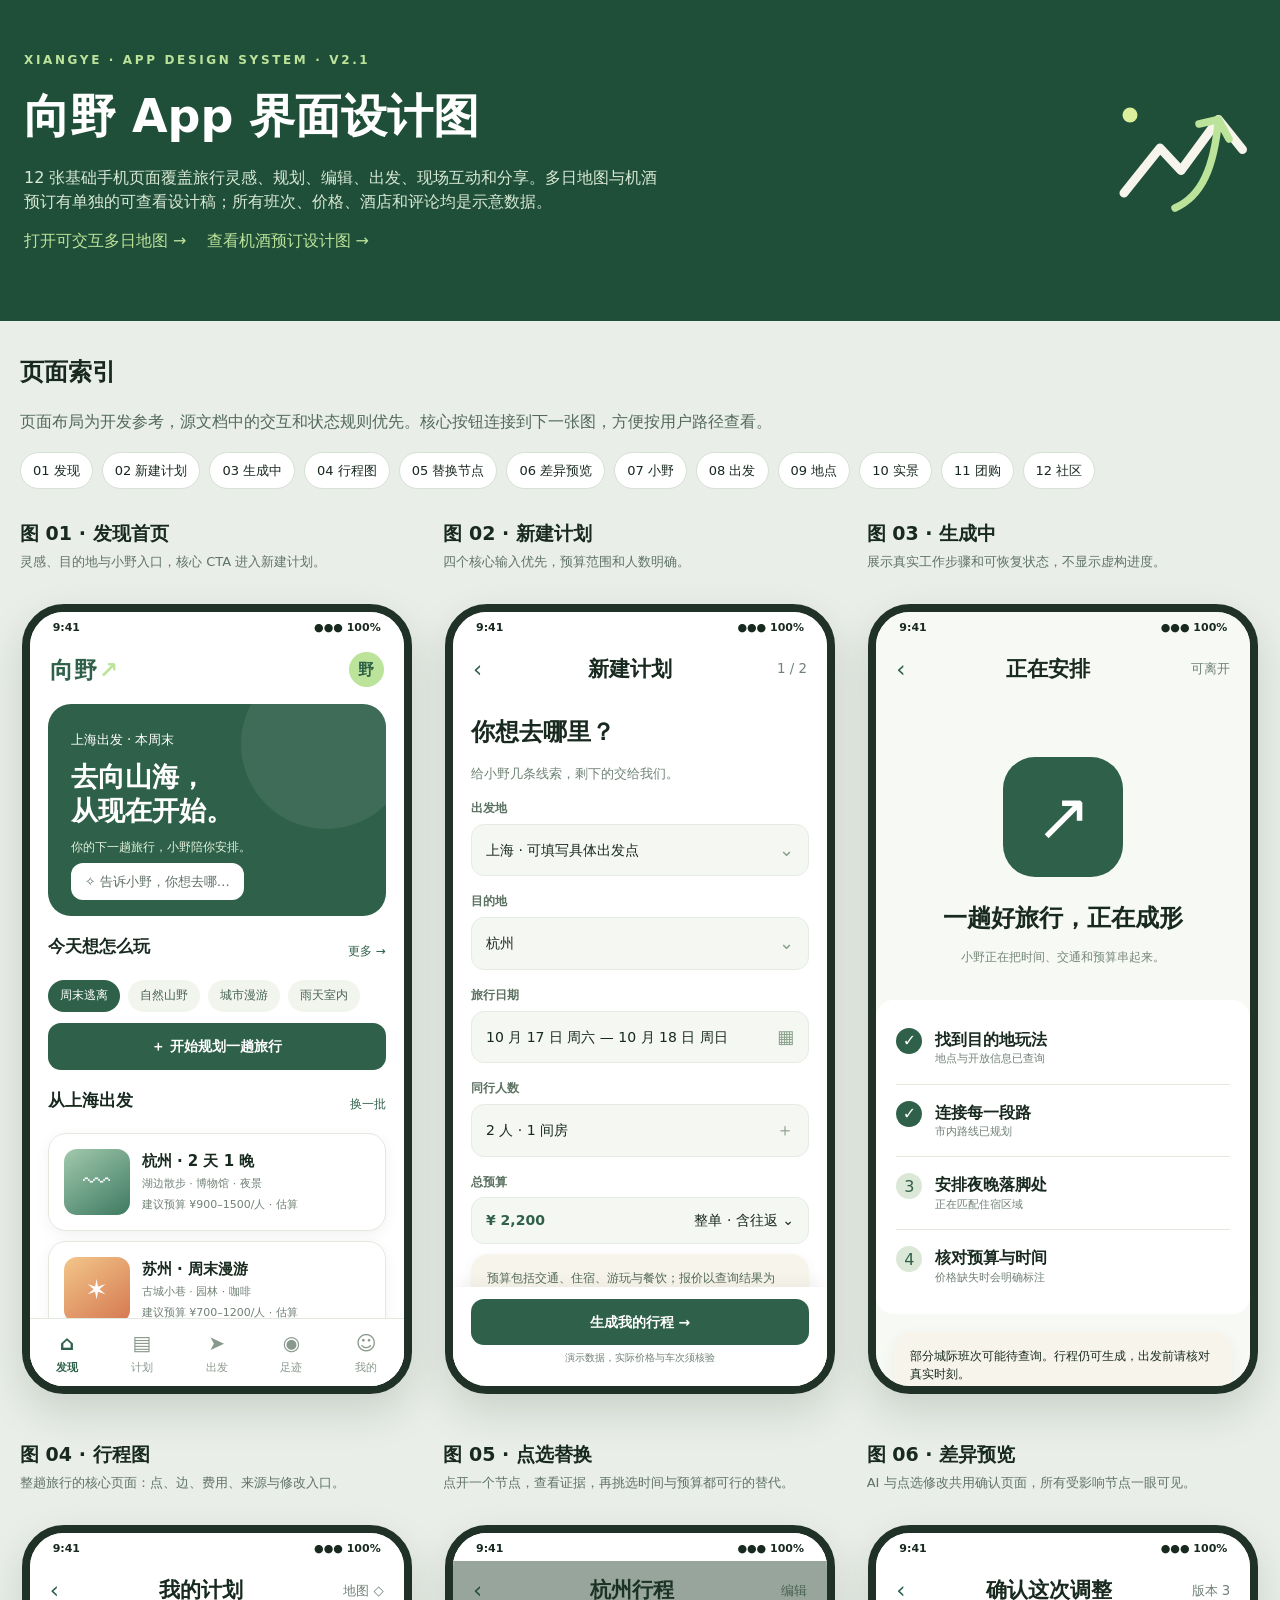
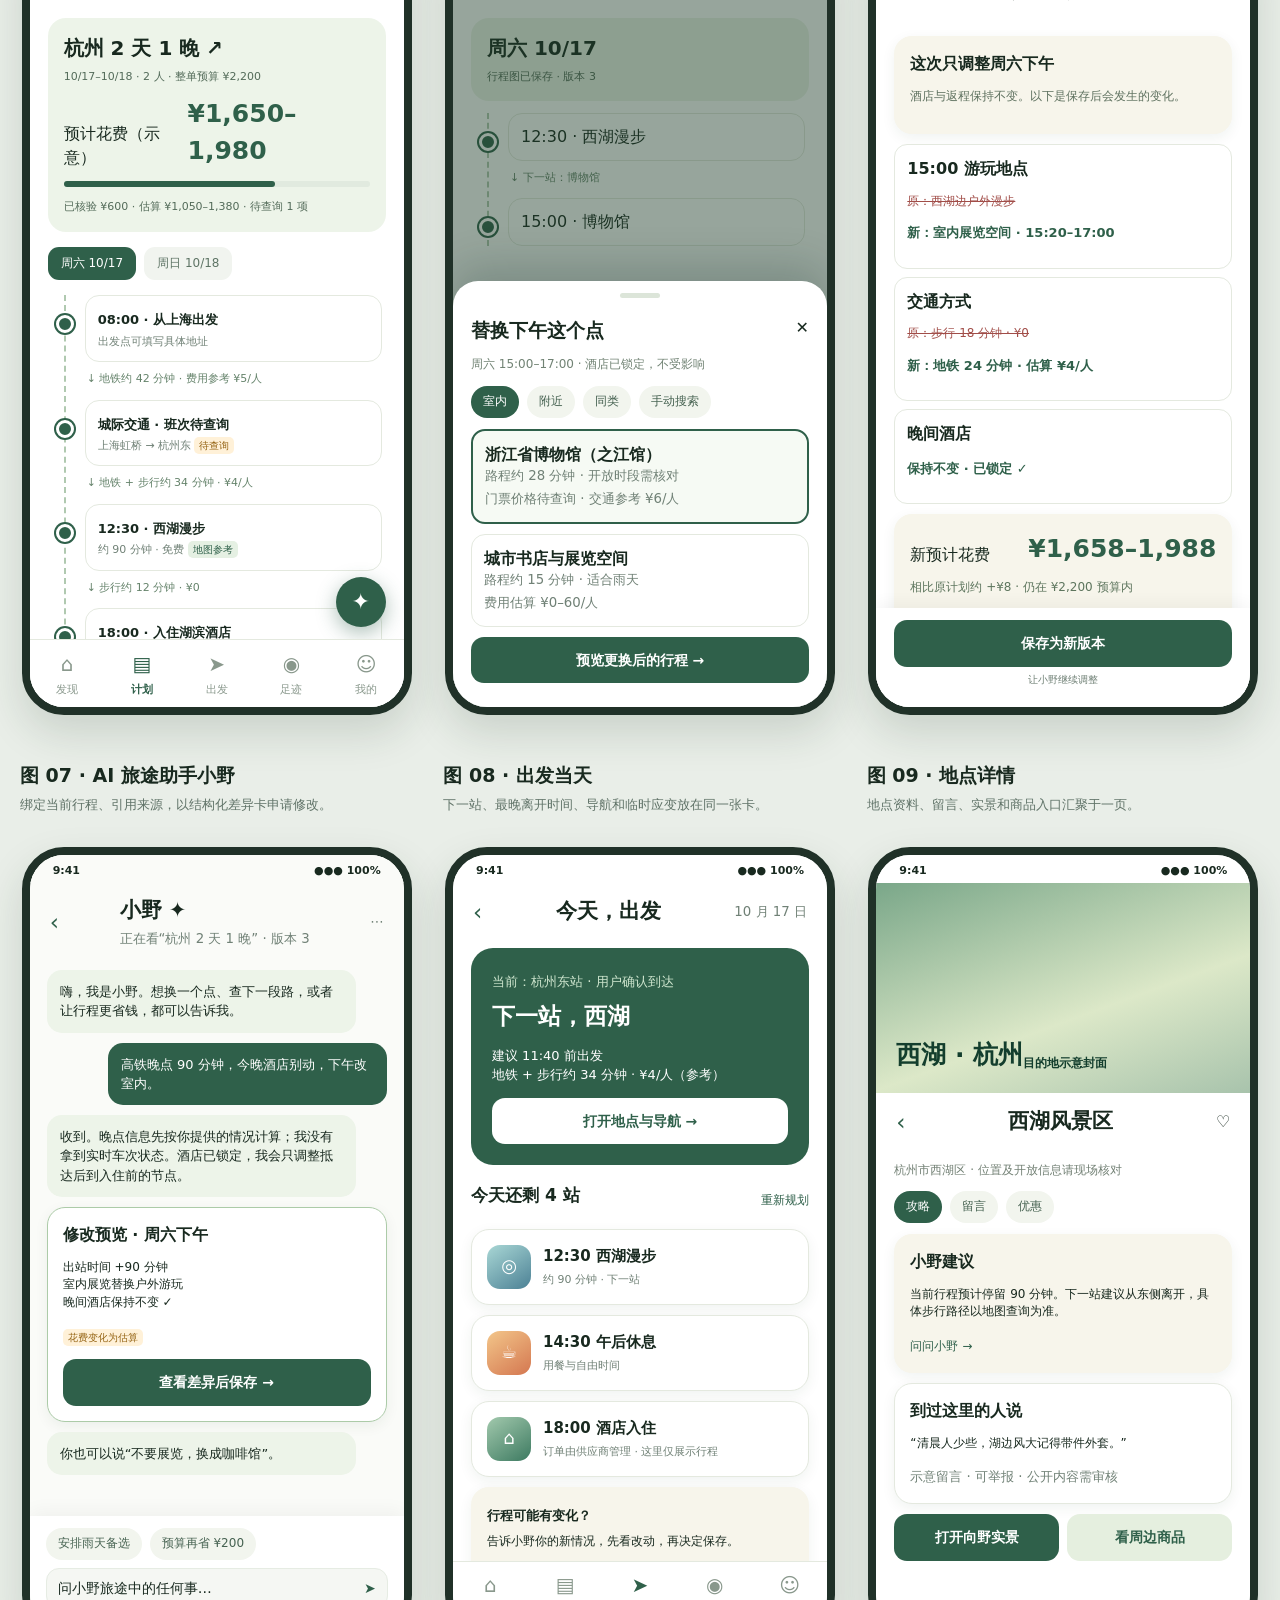
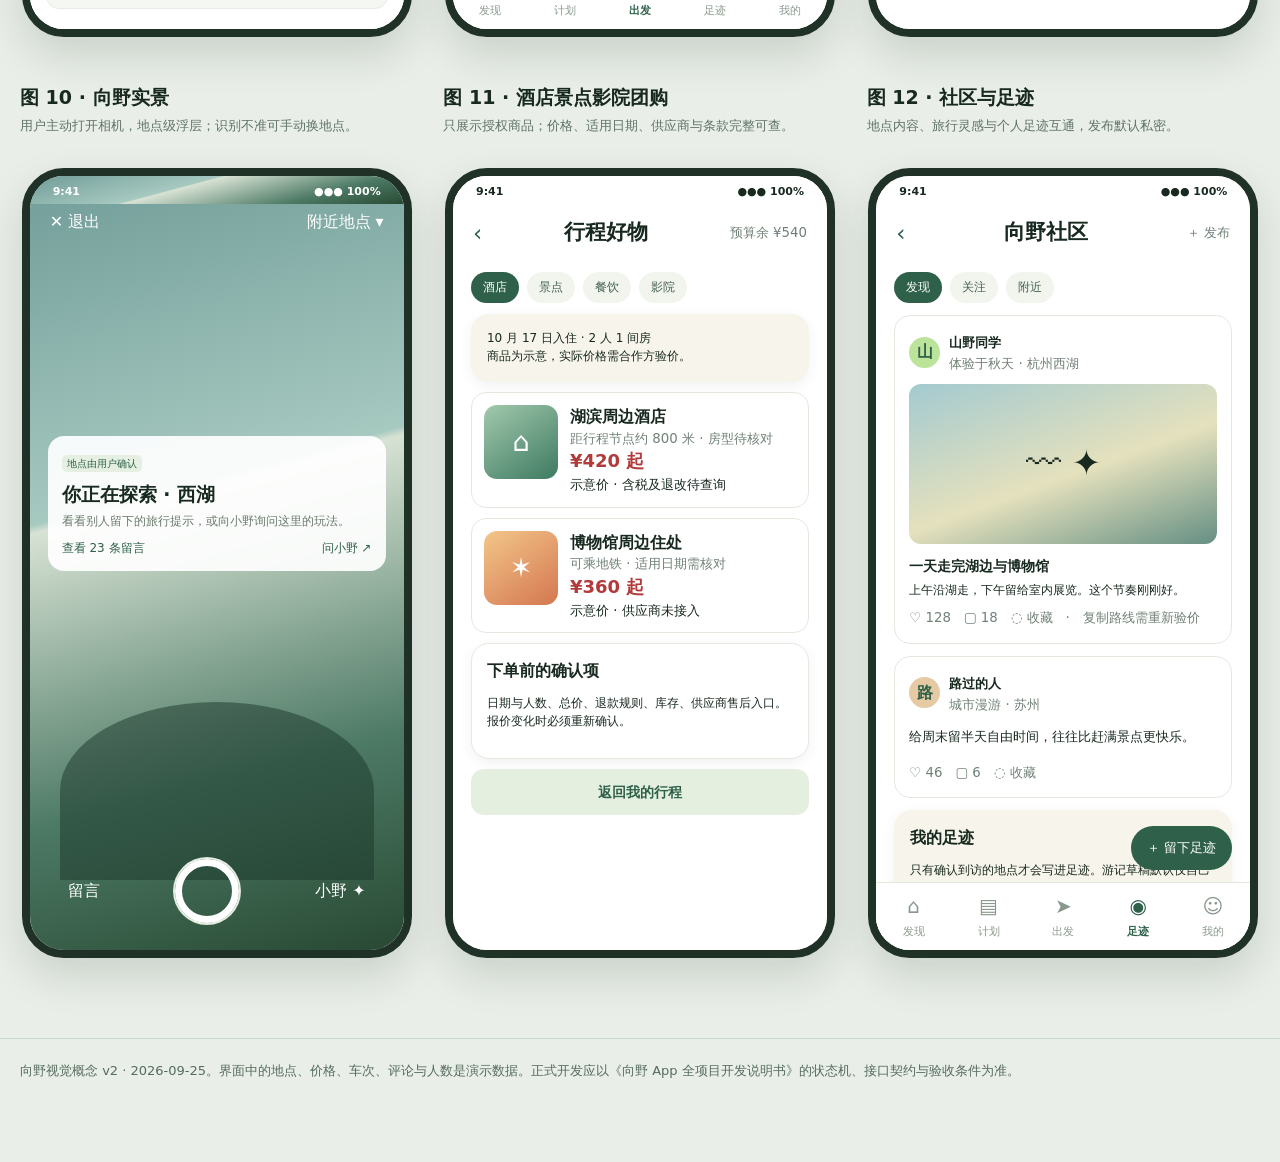
<file: reference/向野App界面设计图.html>
<!doctype html><html lang="zh-CN"><head><meta charset="utf-8"><meta name="viewport" content="width=device-width,initial-scale=1"><title>向野 App 界面设计图</title>
<style>
:root{--g:#2f604a;--g2:#204f39;--mint:#bce39a;--cream:#f7f5eb;--ink:#18291f;--muted:#708176;--border:#e4e9df;--red:#b23a3a;--yellow:#e9b95b}
*{box-sizing:border-box}html{scroll-behavior:smooth}body{margin:0;background:#e9eee8;color:var(--ink);font-family:system-ui,-apple-system,"PingFang SC","Microsoft YaHei",sans-serif;line-height:1.48}a{color:inherit;text-decoration:none}.cover{background:var(--g2);color:white;padding:52px max(24px,calc((100vw - 1320px)/2));display:flex;justify-content:space-between;align-items:center;gap:30px}.cover h1{font-size:46px;margin:12px 0}.cover p{color:#d8e9d5;max-width:640px}.cover .mark{width:150px;height:150px;flex:none}.kicker{font-size:12px;letter-spacing:.22em;color:var(--mint);font-weight:700}.intro{max-width:1320px;margin:34px auto 0;padding:0 20px}.intro p{color:#52695c}.legend{display:flex;flex-wrap:wrap;gap:9px;margin:18px 0 30px}.legend a{background:white;border:1px solid #d6e0d4;padding:8px 12px;border-radius:99px;font-size:13px}.legend a:hover{border-color:var(--g);color:var(--g)}.gallery{max-width:1320px;margin:0 auto;padding:0 20px 80px;display:grid;grid-template-columns:repeat(3,minmax(0,1fr));gap:46px 30px}.board{min-width:0;scroll-margin-top:18px}.board h2{font-size:19px;margin:0 0 5px}.board>p{color:#607368;font-size:13px;min-height:40px;margin:0 0 12px}.phone{width:100%;max-width:390px;height:790px;background:#fff;border:8px solid #203128;border-radius:42px;overflow:hidden;box-shadow:0 18px 40px #1d392326;position:relative;margin:auto}.screen{height:100%;overflow:auto;scrollbar-width:none;background:#fff;padding-bottom:84px}.screen::-webkit-scrollbar{display:none}.status{height:28px;display:flex;justify-content:space-between;padding:8px 23px 2px;font-size:11px;font-weight:700;background:inherit}.appbar{display:flex;align-items:center;justify-content:space-between;padding:12px 20px 11px}.appbar h3{font-size:21px;margin:0}.appbar .back{font-size:23px;color:var(--g)}.appbar small{color:var(--muted)}.brand{font-weight:850;color:var(--g);letter-spacing:.07em;font-size:23px}.avatar{width:35px;height:35px;border-radius:50%;background:var(--mint);display:grid;place-items:center;color:var(--g);font-weight:900}.section{padding:0 18px;margin-top:18px}.section h4{font-size:17px;margin:0 0 10px}.section-title{display:flex;align-items:center;justify-content:space-between}.section-title span{color:var(--g);font-size:12px}.card{border:1px solid var(--border);border-radius:18px;padding:15px;background:#fff;margin:10px 0;box-shadow:0 4px 14px #163d2510}.soft{background:var(--cream);border-color:transparent}.hero{margin:6px 18px 0;background:var(--g);color:#fff;border-radius:23px;padding:23px;position:relative;overflow:hidden;min-height:175px}.hero:after{content:"";position:absolute;width:170px;height:170px;border-radius:50%;background:#ffffff13;right:-25px;top:-45px}.hero h3{font-size:27px;margin:9px 0 12px;line-height:1.25}.hero p{font-size:12px;color:#e3f3dc}.hero .search{background:#fff;color:#607166;border-radius:12px;padding:11px 14px;font-size:13px;position:relative;z-index:1}.chips{display:flex;gap:8px;overflow:hidden;white-space:nowrap;margin:11px 0}.chip{padding:7px 12px;background:#f2f5ee;border-radius:99px;color:#466251;font-size:12px;flex:none}.chip.on{background:var(--g);color:#fff}.place{display:flex;gap:12px;align-items:center}.thumb{width:66px;height:66px;flex:none;border-radius:13px;background:linear-gradient(145deg,#a2c9ad,#3d7a61);display:grid;place-items:center;color:#fff;font-size:27px}.thumb.orange{background:linear-gradient(145deg,#f3c68a,#d47750)}.thumb.blue{background:linear-gradient(145deg,#a9d7d5,#4c8195)}.place b{display:block;font-size:15px}.place small{display:block;color:var(--muted);font-size:11px;margin-top:4px}.btn{display:block;background:var(--g);color:#fff;border:0;border-radius:13px;padding:13px 15px;text-align:center;font-size:14px;font-weight:750}.btn.alt{background:#e5efdf;color:var(--g)}.btn.ghost{background:#fff;color:var(--g);border:1px solid #bad0bd}.btn.light{background:#fff;color:var(--g)}.tabbar{position:absolute;bottom:0;left:0;right:0;height:68px;background:#fff;border-top:1px solid var(--border);display:flex;justify-content:space-around;align-items:center;z-index:5}.tabbar a{text-align:center;min-width:50px;font-size:11px;color:#89988c}.tabbar a.on{color:var(--g);font-weight:700}.tabbar a i{font-style:normal;display:block;font-size:20px;margin-bottom:2px}.fab{position:absolute;bottom:80px;right:18px;background:var(--g);color:white;border-radius:50%;width:50px;height:50px;display:grid;place-items:center;box-shadow:0 6px 20px #2f604a66;z-index:4;font-size:22px}.inputlabel{font-size:12px;font-weight:700;color:#5b7162;display:block;margin:17px 0 6px}.field{background:#f5f7f3;border:1px solid #e6ece3;border-radius:13px;padding:12px 14px;display:flex;justify-content:space-between;align-items:center;font-size:14px}.field strong{color:var(--g)}.arrow{font-size:18px;color:#8aa18c}.formfooter{position:absolute;bottom:0;left:0;right:0;padding:12px 18px 20px;background:#fff;box-shadow:0 -5px 15px #0000000b;z-index:4}.formfooter small{display:block;text-align:center;color:var(--muted);font-size:10px;margin-top:6px}.money{display:flex;justify-content:space-between;align-items:end}.money strong{font-size:25px;color:var(--g)}.progressline{height:6px;background:#e1eadf;border-radius:9px;margin:12px 0}.progressline span{display:block;width:69%;height:100%;border-radius:9px;background:var(--g)}.step{display:flex;gap:13px;padding:16px 0;border-bottom:1px solid var(--border)}.step .dot{width:26px;height:26px;border-radius:50%;background:#dbe8d7;display:grid;place-items:center;color:var(--g)}.step.done .dot{background:var(--g);color:#fff}.step small{color:var(--muted);display:block;font-size:11px}.route-head{margin:0 18px;border-radius:18px;background:#edf4e9;padding:16px}.route-head h3{margin:0 0 5px;font-size:20px}.route-head .meta{font-size:11px;color:#536b59}.daytabs{display:flex;gap:8px;margin:15px 18px}.daytabs span{padding:8px 13px;border-radius:11px;background:#f1f4ef;color:#5e7465;font-size:12px}.daytabs .active{background:var(--g);color:#fff}.timeline{margin:12px 22px 0 34px;border-left:2px dashed #b0c9b0}.node{position:relative;margin:0 0 12px 19px;padding:11px 12px;border:1px solid var(--border);border-radius:14px;background:#fff}.node:before{content:"";position:absolute;width:12px;height:12px;background:var(--g);border:3px solid white;border-radius:50%;left:-30px;top:19px;box-shadow:0 0 0 2px var(--g)}.node b{font-size:13px}.node small{display:block;color:var(--muted);font-size:11px;margin-top:3px}.edge{margin:-3px 0 12px 21px;font-size:11px;color:#65836b}.source{font-size:10px;border-radius:5px;background:#e5f0e3;color:var(--g);padding:3px 5px}.source.warn{background:#fff1d8;color:#956414}.bottomsheet{position:absolute;bottom:0;left:0;right:0;background:white;border-radius:25px 25px 0 0;box-shadow:0 -15px 40px #102d2633;padding:12px 18px 24px;z-index:5}.handle{width:40px;height:5px;border-radius:5px;background:#dce5d9;margin:0 auto 18px}.sheet-bg{position:absolute;inset:28px 0 0;background:#213f2b77}.candidate{border:1px solid var(--border);border-radius:14px;padding:12px;margin:10px 0}.candidate.selected{border:2px solid var(--g);background:#f6faf4}.candidate small{color:var(--muted)}.diff{padding:12px;border:1px solid var(--border);border-radius:13px;margin:8px 0;background:#fff}.diff .old{color:#a14d48;text-decoration:line-through;font-size:12px}.diff .new{color:var(--g);font-weight:700;font-size:13px}.chat{padding:0 17px}.bubble{border-radius:15px;padding:12px 13px;font-size:13px;margin:10px 0;max-width:91%}.bubble.ai{background:#edf4e9}.bubble.me{background:var(--g);color:#fff;margin-left:auto;max-width:82%}.chatbox{position:absolute;bottom:0;left:0;right:0;padding:12px 16px 20px;background:#fff;box-shadow:0 -4px 18px #0000000c;z-index:4}.chatbox .field{padding:9px 11px}.next{background:var(--g);color:white;border-radius:22px;padding:21px;margin:8px 18px}.next h3{font-size:23px;margin:7px 0}.next small{color:#cfe6cf}.coverpic{height:210px;background:linear-gradient(160deg,#7aa789 0%,#dce8c8 60%,#a8c3ac 100%);display:flex;align-items:end;padding:20px;color:#133e2d;font-size:25px;font-weight:800}.camera{background:linear-gradient(165deg,#719c98 0%,#a6c9c0 40%,#d7e2d4 41%,#4d7a65 75%,#284933 100%);color:#fff;height:100%;position:relative}.camera:after{content:"";position:absolute;left:8%;right:8%;bottom:9%;height:23%;border-radius:50% 50% 0 0;background:#1b362a80}.camera-top{position:absolute;z-index:2;top:34px;left:20px;right:20px;display:flex;justify-content:space-between}.arcard{position:absolute;z-index:2;left:18px;right:18px;top:260px;background:#ffffffeb;color:var(--ink);padding:14px;border-radius:16px}.aractions{position:absolute;z-index:2;left:0;right:0;bottom:27px;display:flex;align-items:center;justify-content:space-around}.shutter{width:64px;height:64px;border-radius:50%;border:7px solid #fff;box-shadow:0 0 0 2px #e6eee1}.offer{display:flex;gap:12px;border:1px solid var(--border);padding:12px;border-radius:15px;margin:10px 0}.offer .thumb{width:74px;height:74px}.offer strong{color:var(--red);font-size:18px}.post{border:1px solid var(--border);border-radius:16px;padding:14px;margin:12px 0}.post .picture{height:160px;margin:10px 0;border-radius:12px;background:linear-gradient(160deg,#a3cad0,#e5e1bd 55%,#658f83);display:grid;place-items:center;font-size:35px}.post small{color:var(--muted)}.floater{position:absolute;bottom:80px;right:18px;background:var(--g);color:white;padding:12px 16px;border-radius:25px;z-index:4;font-size:13px}.footnote{max-width:1320px;margin:0 auto 60px;padding:22px 20px;border-top:1px solid #c7d7c8;color:#566c5e;font-size:13px}
@media(max-width:1100px){.gallery{grid-template-columns:repeat(2,minmax(0,1fr))}}@media(max-width:700px){.gallery{display:block}.board{margin-bottom:44px}.phone{max-width:390px}.cover{padding:28px 20px}.cover h1{font-size:31px}.cover .mark{width:80px;height:80px}}
</style></head><body>
<header class="cover"><div><div class="kicker">XIANGYE · APP DESIGN SYSTEM · V2.1</div><h1>向野 App 界面设计图</h1><p>12 张基础手机页面覆盖旅行灵感、规划、编辑、出发、现场互动和分享。多日地图与机酒预订有单独的可查看设计稿；所有班次、价格、酒店和评论均是示意数据。</p><p><a style="color:#bce39a;margin-right:20px" href="向野多日行程地图交互稿.html">打开可交互多日地图 →</a><a style="color:#bce39a" href="向野机酒预订界面稿.html">查看机酒预订设计图 →</a></p></div><svg class="mark" viewBox="0 0 100 100" aria-label="向野山野方向"><path d="M12 72 36 42 50 57 75 23 91 43" fill="none" stroke="#f7f5eb" stroke-width="6" stroke-linecap="round" stroke-linejoin="round"/><path d="M46 82c18-8 26-27 29-59m-13 3 13-3 7 13" fill="none" stroke="#bce39a" stroke-width="5" stroke-linecap="round" stroke-linejoin="round"/><circle cx="16" cy="20" r="5" fill="#dcee9b"/></svg></header>
<div class="intro"><h2>页面索引</h2><p>页面布局为开发参考，源文档中的交互和状态规则优先。核心按钮连接到下一张图，方便按用户路径查看。</p><nav class="legend"><a href="#s02">01 发现</a><a href="#s03">02 新建计划</a><a href="#s04">03 生成中</a><a href="#s05">04 行程图</a><a href="#s06">05 替换节点</a><a href="#s07">06 差异预览</a><a href="#s08">07 小野</a><a href="#s09">08 出发</a><a href="#s10">09 地点</a><a href="#s11">10 实景</a><a href="#s12">11 团购</a><a href="#s13">12 社区</a></nav></div>
<main class="gallery">
<section class="board" id="s02"><h2>图 01 · 发现首页</h2><p>灵感、目的地与小野入口，核心 CTA 进入新建计划。</p><div class="phone"><div class="screen"><div class="status">9:41 <span>●●● 100%</span></div><div class="appbar"><span class="brand">向野<span style="color:#bce39a">↗</span></span><span class="avatar">野</span></div><div class="hero"><small>上海出发 · 本周末</small><h3>去向山海，<br>从现在开始。</h3><p>你的下一趟旅行，小野陪你安排。</p><a class="search" href="#s08">✧  告诉小野，你想去哪…</a></div><div class="section"><div class="section-title"><h4>今天想怎么玩</h4><span>更多 →</span></div><div class="chips"><span class="chip on">周末逃离</span><span class="chip">自然山野</span><span class="chip">城市漫游</span><span class="chip">雨天室内</span></div><a class="btn" href="#s03">＋  开始规划一趟旅行</a></div><div class="section"><div class="section-title"><h4>从上海出发</h4><span>换一批</span></div><div class="card place"><div class="thumb">〰</div><div><b>杭州 · 2 天 1 晚</b><small>湖边散步 · 博物馆 · 夜景</small><small>建议预算 ¥900–1500/人 · 估算</small></div></div><div class="card place"><div class="thumb orange">✶</div><div><b>苏州 · 周末漫游</b><small>古城小巷 · 园林 · 咖啡</small><small>建议预算 ¥700–1200/人 · 估算</small></div></div></div></div><div class="tabbar"><a class="on" href="#s02"><i>⌂</i>发现</a><a href="#s05"><i>▤</i>计划</a><a href="#s09"><i>➤</i>出发</a><a href="#s13"><i>◉</i>足迹</a><a href="#s08"><i>☺</i>我的</a></div></div></section>
<section class="board" id="s03"><h2>图 02 · 新建计划</h2><p>四个核心输入优先，预算范围和人数明确。</p><div class="phone"><div class="screen"><div class="status">9:41 <span>●●● 100%</span></div><div class="appbar"><a class="back" href="#s02">‹</a><h3>新建计划</h3><small>1 / 2</small></div><div class="section"><h4 style="font-size:24px;margin:6px 0">你想去哪里？</h4><p style="color:#6e8274;font-size:13px">给小野几条线索，剩下的交给我们。</p><span class="inputlabel">出发地</span><div class="field">上海 · 可填写具体出发点 <span class="arrow">⌄</span></div><span class="inputlabel">目的地</span><div class="field">杭州 <span class="arrow">⌄</span></div><span class="inputlabel">旅行日期</span><div class="field">10 月 17 日 周六 — 10 月 18 日 周日 <span class="arrow">▦</span></div><span class="inputlabel">同行人数</span><div class="field">2 人 · 1 间房 <span class="arrow">＋</span></div><span class="inputlabel">总预算</span><div class="field"><strong>¥ 2,200</strong><span>整单 · 含往返 ⌄</span></div><div class="card soft" style="font-size:12px;color:#546a58">预算包括交通、住宿、游玩与餐饮；报价以查询结果为准。</div><span class="inputlabel">让行程更懂你（选填）</span><div class="chips"><span class="chip on">慢节奏</span><span class="chip">自然风景</span><span class="chip">少走路</span></div><div class="field">＋ 添加必去地点或其他要求</div></div></div><div class="formfooter"><a class="btn" href="#s04">生成我的行程  →</a><small>演示数据，实际价格与车次须核验</small></div></div></section>
<section class="board" id="s04"><h2>图 03 · 生成中</h2><p>展示真实工作步骤和可恢复状态，不显示虚构进度。</p><div class="phone"><div class="screen" style="background:#f7f9f5"><div class="status">9:41 <span>●●● 100%</span></div><div class="appbar"><a class="back" href="#s03">‹</a><h3>正在安排</h3><small>可离开</small></div><div class="section" style="margin-top:60px;text-align:center"><div style="width:120px;height:120px;border-radius:32px;background:var(--g);margin:0 auto 24px;display:grid;place-items:center;color:white;font-size:67px">↗</div><h3 style="font-size:24px;margin:0">一趟好旅行，正在成形</h3><p style="color:#738675;font-size:12px">小野正在把时间、交通和预算串起来。</p></div><div class="section" style="margin-top:33px;background:white;border-radius:18px;padding:12px 20px"><div class="step done"><span class="dot">✓</span><div><b>找到目的地玩法</b><small>地点与开放信息已查询</small></div></div><div class="step done"><span class="dot">✓</span><div><b>连接每一段路</b><small>市内路线已规划</small></div></div><div class="step"><span class="dot">3</span><div><b>安排夜晚落脚处</b><small>正在匹配住宿区域</small></div></div><div class="step" style="border:0"><span class="dot">4</span><div><b>核对预算与时间</b><small>价格缺失时会明确标注</small></div></div></div><div class="section"><div class="card soft" style="font-size:12px">部分城际班次可能待查询。行程仍可生成，出发前请核对真实时刻。</div><a class="btn alt" href="#s05">查看演示生成结果 →</a></div></div></div></section>
<section class="board" id="s05"><h2>图 04 · 行程图</h2><p>整趟旅行的核心页面：点、边、费用、来源与修改入口。</p><div class="phone"><div class="screen"><div class="status">9:41 <span>●●● 100%</span></div><div class="appbar"><a class="back" href="#s02">‹</a><h3>我的计划</h3><small>地图 ◇</small></div><div class="route-head"><h3>杭州 2 天 1 晚 ↗</h3><div class="meta">10/17–10/18 · 2 人 · 整单预算 ¥2,200</div><div class="money" style="margin-top:10px"><span>预计花费（示意）</span><strong>¥1,650–1,980</strong></div><div class="progressline"><span></span></div><div class="meta">已核验 ¥600 · 估算 ¥1,050–1,380 · 待查询 1 项</div></div><div class="daytabs"><span class="active">周六 10/17</span><span>周日 10/18</span></div><div class="timeline"><a href="#s06"><div class="node"><b>08:00 · 从上海出发</b><small>出发点可填写具体地址</small></div></a><div class="edge">↓ 地铁约 42 分钟 · 费用参考 ¥5/人</div><a href="#s06"><div class="node"><b>城际交通 · 班次待查询</b><small>上海虹桥 → 杭州东 <span class="source warn">待查询</span></small></div></a><div class="edge">↓ 地铁 + 步行约 34 分钟 · ¥4/人</div><a href="#s06"><div class="node"><b>12:30 · 西湖漫步</b><small>约 90 分钟 · 免费 <span class="source">地图参考</span></small></div></a><div class="edge">↓ 步行约 12 分钟 · ¥0</div><a href="#s06"><div class="node"><b>18:00 · 入住湖滨酒店</b><small>1 晚 · 价格区间估算 <span class="source warn">估算</span></small></div></a></div></div><a class="fab" href="#s08">✦</a><div class="tabbar"><a href="#s02"><i>⌂</i>发现</a><a class="on" href="#s05"><i>▤</i>计划</a><a href="#s09"><i>➤</i>出发</a><a href="#s13"><i>◉</i>足迹</a><a href="#s08"><i>☺</i>我的</a></div></div></section>
<section class="board" id="s06"><h2>图 05 · 点选替换</h2><p>点开一个节点，查看证据，再挑选时间与预算都可行的替代。</p><div class="phone"><div class="screen"><div class="status">9:41 <span>●●● 100%</span></div><div class="appbar"><a class="back" href="#s05">‹</a><h3>杭州行程</h3><small>编辑</small></div><div class="route-head"><h3>周六 10/17</h3><div class="meta">行程图已保存 · 版本 3</div></div><div class="timeline"><div class="node">12:30 · 西湖漫步</div><div class="edge">↓ 下一站：博物馆</div><div class="node">15:00 · 博物馆</div></div></div><div class="sheet-bg"></div><div class="bottomsheet"><div class="handle"></div><div style="display:flex;justify-content:space-between"><b style="font-size:19px">替换下午这个点</b><a href="#s05">✕</a></div><p style="font-size:12px;color:#718374">周六 15:00–17:00 · 酒店已锁定，不受影响</p><div class="chips"><span class="chip on">室内</span><span class="chip">附近</span><span class="chip">同类</span><span class="chip">手动搜索</span></div><a class="candidate selected" href="#s07" style="display:block"><b>浙江省博物馆（之江馆）</b><small style="display:block">路程约 28 分钟 · 开放时段需核对</small><small>门票价格待查询 · 交通参考 ¥6/人</small></a><a class="candidate" href="#s07" style="display:block"><b>城市书店与展览空间</b><small style="display:block">路程约 15 分钟 · 适合雨天</small><small>费用估算 ¥0–60/人</small></a><a class="btn" href="#s07">预览更换后的行程 →</a></div></div></section>
<section class="board" id="s07"><h2>图 06 · 差异预览</h2><p>AI 与点选修改共用确认页面，所有受影响节点一眼可见。</p><div class="phone"><div class="screen"><div class="status">9:41 <span>●●● 100%</span></div><div class="appbar"><a class="back" href="#s06">‹</a><h3>确认这次调整</h3><small>版本 3</small></div><div class="section"><div class="card soft"><b>这次只调整周六下午</b><p style="font-size:12px;color:#5e715f">酒店与返程保持不变。以下是保存后会发生的变化。</p></div><div class="diff"><b>15:00 游玩地点</b><p class="old">原：西湖边户外漫步</p><p class="new">新：室内展览空间 · 15:20–17:00</p></div><div class="diff"><b>交通方式</b><p class="old">原：步行 18 分钟 · ¥0</p><p class="new">新：地铁 24 分钟 · 估算 ¥4/人</p></div><div class="diff"><b>晚间酒店</b><p class="new">保持不变 · 已锁定 ✓</p></div><div class="card soft"><div class="money"><span>新预计花费</span><strong>¥1,658–1,988</strong></div><p style="font-size:12px;color:#5d755d">相比原计划约 +¥8 · 仍在 ¥2,200 预算内</p><small style="color:#8a6b2f">示意金额，仅用于演示差异预览。</small></div><p style="font-size:12px;color:#718374">保存后生成版本 4，可随时撤销。商品报价会在购买前再次核验。</p></div></div><div class="formfooter"><a class="btn" href="#s09">保存为新版本</a><small><a href="#s08">让小野继续调整</a></small></div></div></section>
<section class="board" id="s08"><h2>图 07 · AI 旅途助手小野</h2><p>绑定当前行程、引用来源，以结构化差异卡申请修改。</p><div class="phone"><div class="screen" style="background:#fafbf8"><div class="status">9:41 <span>●●● 100%</span></div><div class="appbar"><a class="back" href="#s05">‹</a><div><h3 style="margin:0">小野 ✦</h3><small>正在看“杭州 2 天 1 晚” · 版本 3</small></div><small>⋯</small></div><div class="chat"><div class="bubble ai">嗨，我是小野。想换一个点、查下一段路，或者让行程更省钱，都可以告诉我。</div><div class="bubble me">高铁晚点 90 分钟，今晚酒店别动，下午改室内。</div><div class="bubble ai">收到。晚点信息先按你提供的情况计算；我没有拿到实时车次状态。酒店已锁定，我会只调整抵达后到入住前的节点。</div><div class="card" style="border-color:#accba8"><b>修改预览 · 周六下午</b><p style="font-size:12px">出站时间 +90 分钟<br>室内展览替换户外游玩<br>晚间酒店保持不变 ✓</p><span class="source warn">花费变化为估算</span><a class="btn" href="#s07" style="margin-top:12px">查看差异后保存 →</a></div><div class="bubble ai">你也可以说“不要展览，换成咖啡馆”。</div></div></div><div class="chatbox"><div class="chips" style="margin:0 0 8px"><span class="chip">安排雨天备选</span><span class="chip">预算再省 ¥200</span></div><div class="field">问小野旅途中的任何事… <span style="color:var(--g)">➤</span></div></div></div></section>
<section class="board" id="s09"><h2>图 08 · 出发当天</h2><p>下一站、最晚离开时间、导航和临时应变放在同一张卡。</p><div class="phone"><div class="screen"><div class="status">9:41 <span>●●● 100%</span></div><div class="appbar"><a class="back" href="#s05">‹</a><h3>今天，出发</h3><small>10 月 17 日</small></div><div class="next"><small>当前：杭州东站 · 用户确认到达</small><h3>下一站，西湖</h3><p style="font-size:13px">建议 11:40 前出发<br>地铁 + 步行约 34 分钟 · ¥4/人（参考）</p><a class="btn light" href="#s10">打开地点与导航 →</a></div><div class="section"><div class="section-title"><h4>今天还剩 4 站</h4><span>重新规划</span></div><div class="card place"><div class="thumb blue" style="width:44px;height:44px;font-size:18px">◎</div><div><b>12:30 西湖漫步</b><small>约 90 分钟 · 下一站</small></div></div><div class="card place"><div class="thumb orange" style="width:44px;height:44px;font-size:18px">☕</div><div><b>14:30 午后休息</b><small>用餐与自由时间</small></div></div><div class="card place"><div class="thumb" style="width:44px;height:44px;font-size:18px">⌂</div><div><b>18:00 酒店入住</b><small>订单由供应商管理 · 这里仅展示行程</small></div></div><div class="card soft"><b style="font-size:13px">行程可能有变化？</b><p style="font-size:12px;margin:7px 0">告诉小野你的新情况，先看改动，再决定保存。</p><a href="#s08" style="color:var(--g);font-size:12px">让小野调整 →</a></div></div></div><div class="tabbar"><a href="#s02"><i>⌂</i>发现</a><a href="#s05"><i>▤</i>计划</a><a class="on" href="#s09"><i>➤</i>出发</a><a href="#s13"><i>◉</i>足迹</a><a href="#s08"><i>☺</i>我的</a></div></div></section>
<section class="board" id="s10"><h2>图 09 · 地点详情</h2><p>地点资料、留言、实景和商品入口汇聚于一页。</p><div class="phone"><div class="screen"><div class="status">9:41 <span>●●● 100%</span></div><div class="coverpic">西湖 · 杭州<br><small style="font-size:12px">目的地示意封面</small></div><div class="appbar"><a class="back" href="#s09">‹</a><h3>西湖风景区</h3><span>♡</span></div><div class="section" style="margin-top:0"><p style="font-size:12px;color:#728074">杭州市西湖区 · 位置及开放信息请现场核对</p><div class="chips"><span class="chip on">攻略</span><span class="chip">留言</span><span class="chip">优惠</span></div><div class="card soft"><b>小野建议</b><p style="font-size:12px">当前行程预计停留 90 分钟。下一站建议从东侧离开，具体步行路径以地图查询为准。</p><a href="#s08" style="font-size:12px;color:var(--g)">问问小野 →</a></div><div class="card"><b>到过这里的人说</b><p style="font-size:12px">“清晨人少些，湖边风大记得带件外套。”</p><small style="color:var(--muted)">示意留言 · 可举报 · 公开内容需审核</small></div><div style="display:flex;gap:8px"><a class="btn" href="#s11" style="flex:1">打开向野实景</a><a class="btn alt" href="#s12" style="flex:1">看周边商品</a></div></div></div></div></section>
<section class="board" id="s11"><h2>图 10 · 向野实景</h2><p>用户主动打开相机，地点级浮层；识别不准可手动换地点。</p><div class="phone"><div class="camera"><div class="status" style="position:relative;z-index:2">9:41 <span>●●● 100%</span></div><div class="camera-top"><a href="#s10">✕ 退出</a><span>附近地点 ▾</span></div><div class="arcard"><span class="source">地点由用户确认</span><h3 style="margin:8px 0 4px">你正在探索 · 西湖</h3><p style="font-size:12px;color:#697a6c;margin:0 0 9px">看看别人留下的旅行提示，或向小野询问这里的玩法。</p><div style="display:flex;justify-content:space-between;font-size:12px;color:var(--g)"><a href="#s10">查看 23 条留言</a><a href="#s08">问小野 ↗</a></div></div><div class="aractions"><a href="#s10">留言</a><span class="shutter"></span><a href="#s08">小野 ✦</a></div></div></div></section>
<section class="board" id="s12"><h2>图 11 · 酒店景点影院团购</h2><p>只展示授权商品；价格、适用日期、供应商与条款完整可查。</p><div class="phone"><div class="screen"><div class="status">9:41 <span>●●● 100%</span></div><div class="appbar"><a class="back" href="#s10">‹</a><h3>行程好物</h3><small>预算余 ¥540</small></div><div class="section" style="margin-top:0"><div class="chips"><span class="chip on">酒店</span><span class="chip">景点</span><span class="chip">餐饮</span><span class="chip">影院</span></div><div class="card soft" style="font-size:12px">10 月 17 日入住 · 2 人 1 间房<br>商品为示意，实际价格需合作方验价。</div><div class="offer"><div class="thumb">⌂</div><div style="flex:1"><b>湖滨周边酒店</b><small style="display:block;color:var(--muted)">距行程节点约 800 米 · 房型待核对</small><strong>¥420 起</strong><small style="display:block">示意价 · 含税及退改待查询</small></div></div><div class="offer"><div class="thumb orange">✶</div><div style="flex:1"><b>博物馆周边住处</b><small style="display:block;color:var(--muted)">可乘地铁 · 适用日期需核对</small><strong>¥360 起</strong><small style="display:block">示意价 · 供应商未接入</small></div></div><div class="card"><b>下单前的确认项</b><p style="font-size:12px">日期与人数、总价、退款规则、库存、供应商售后入口。报价变化时必须重新确认。</p></div><a class="btn alt" href="#s05">返回我的行程</a></div></div></div></section>
<section class="board" id="s13"><h2>图 12 · 社区与足迹</h2><p>地点内容、旅行灵感与个人足迹互通，发布默认私密。</p><div class="phone"><div class="screen"><div class="status">9:41 <span>●●● 100%</span></div><div class="appbar"><a class="back" href="#s02">‹</a><h3>向野社区</h3><small>＋ 发布</small></div><div class="section" style="margin-top:0"><div class="chips"><span class="chip on">发现</span><span class="chip">关注</span><span class="chip">附近</span></div><div class="post"><div style="display:flex;gap:9px;align-items:center"><span class="avatar" style="width:31px;height:31px">山</span><div><b style="font-size:13px">山野同学</b><small style="display:block">体验于秋天 · 杭州西湖</small></div></div><div class="picture">〰 ✦</div><b style="font-size:14px">一天走完湖边与博物馆</b><p style="font-size:12px;margin:5px 0">上午沿湖走，下午留给室内展览。这个节奏刚刚好。</p><small>♡ 128　▢ 18　◌ 收藏　·　复制路线需重新验价</small></div><div class="post"><div style="display:flex;gap:9px;align-items:center"><span class="avatar" style="width:31px;height:31px;background:#e5caa3">路</span><div><b style="font-size:13px">路过的人</b><small style="display:block">城市漫游 · 苏州</small></div></div><p style="font-size:13px">给周末留半天自由时间，往往比赶满景点更快乐。</p><small>♡ 46　▢ 6　◌ 收藏</small></div><div class="card soft"><b>我的足迹</b><p style="font-size:12px">只有确认到访的地点才会写进足迹。游记草稿默认仅自己可见。</p></div></div></div><a class="floater" href="#s10">＋ 留下足迹</a><div class="tabbar"><a href="#s02"><i>⌂</i>发现</a><a href="#s05"><i>▤</i>计划</a><a href="#s09"><i>➤</i>出发</a><a class="on" href="#s13"><i>◉</i>足迹</a><a href="#s08"><i>☺</i>我的</a></div></div></section>
</main><footer class="footnote">向野视觉概念 v2 · 2026-09-25。界面中的地点、价格、车次、评论与人数是演示数据。正式开发应以《向野 App 全项目开发说明书》的状态机、接口契约与验收条件为准。</footer></body></html>
</file>
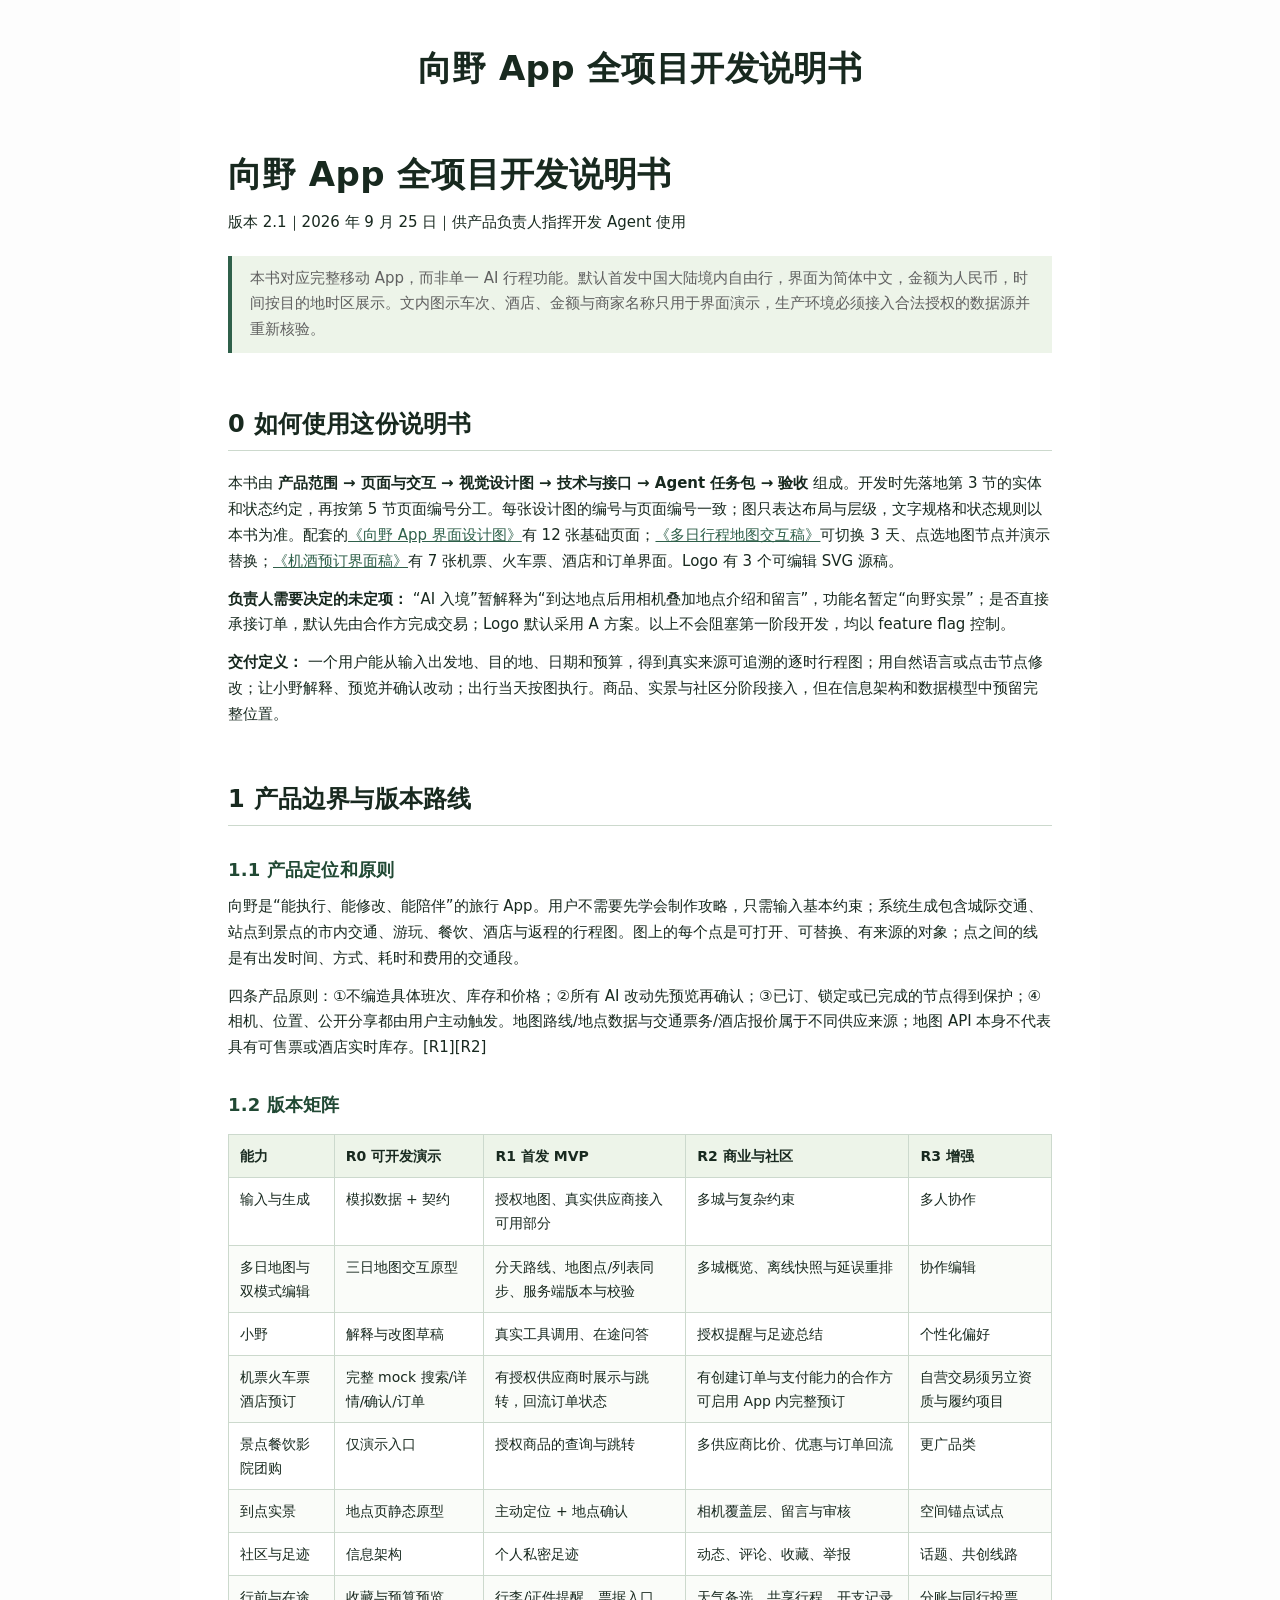
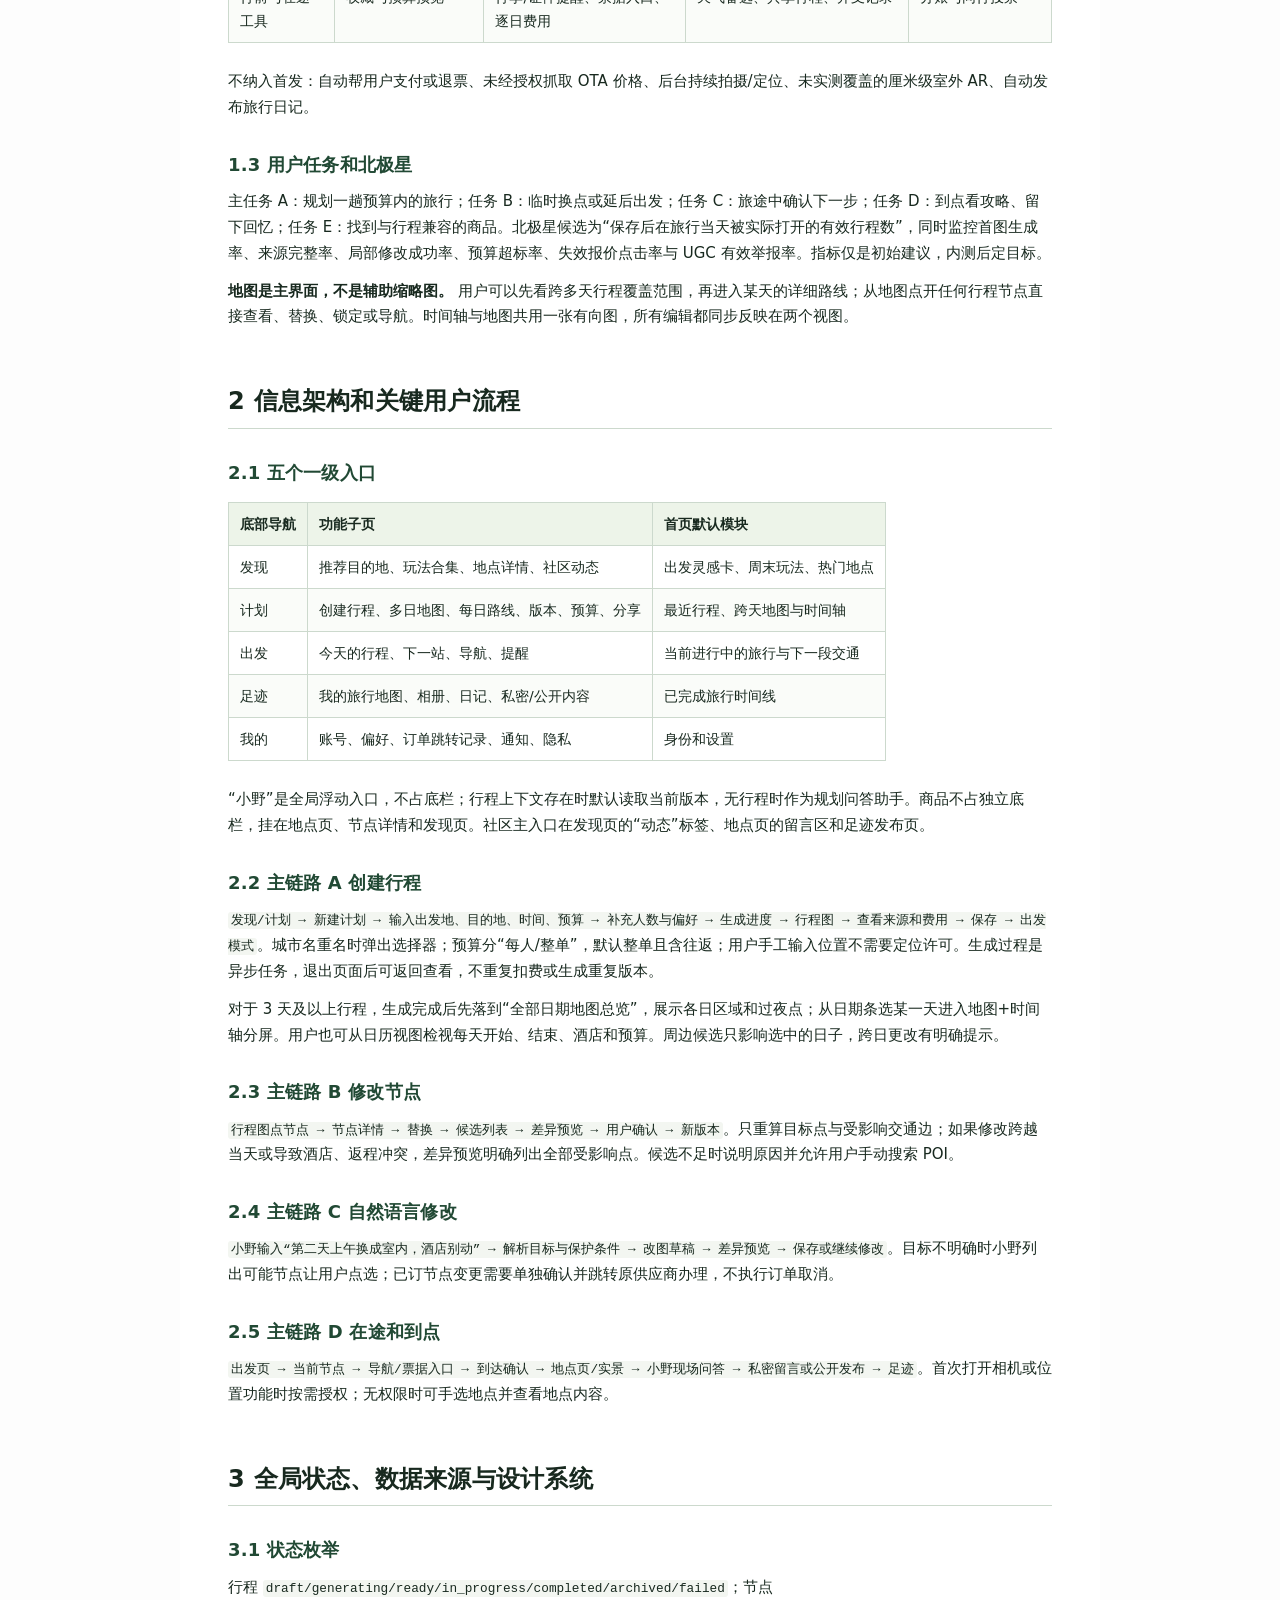
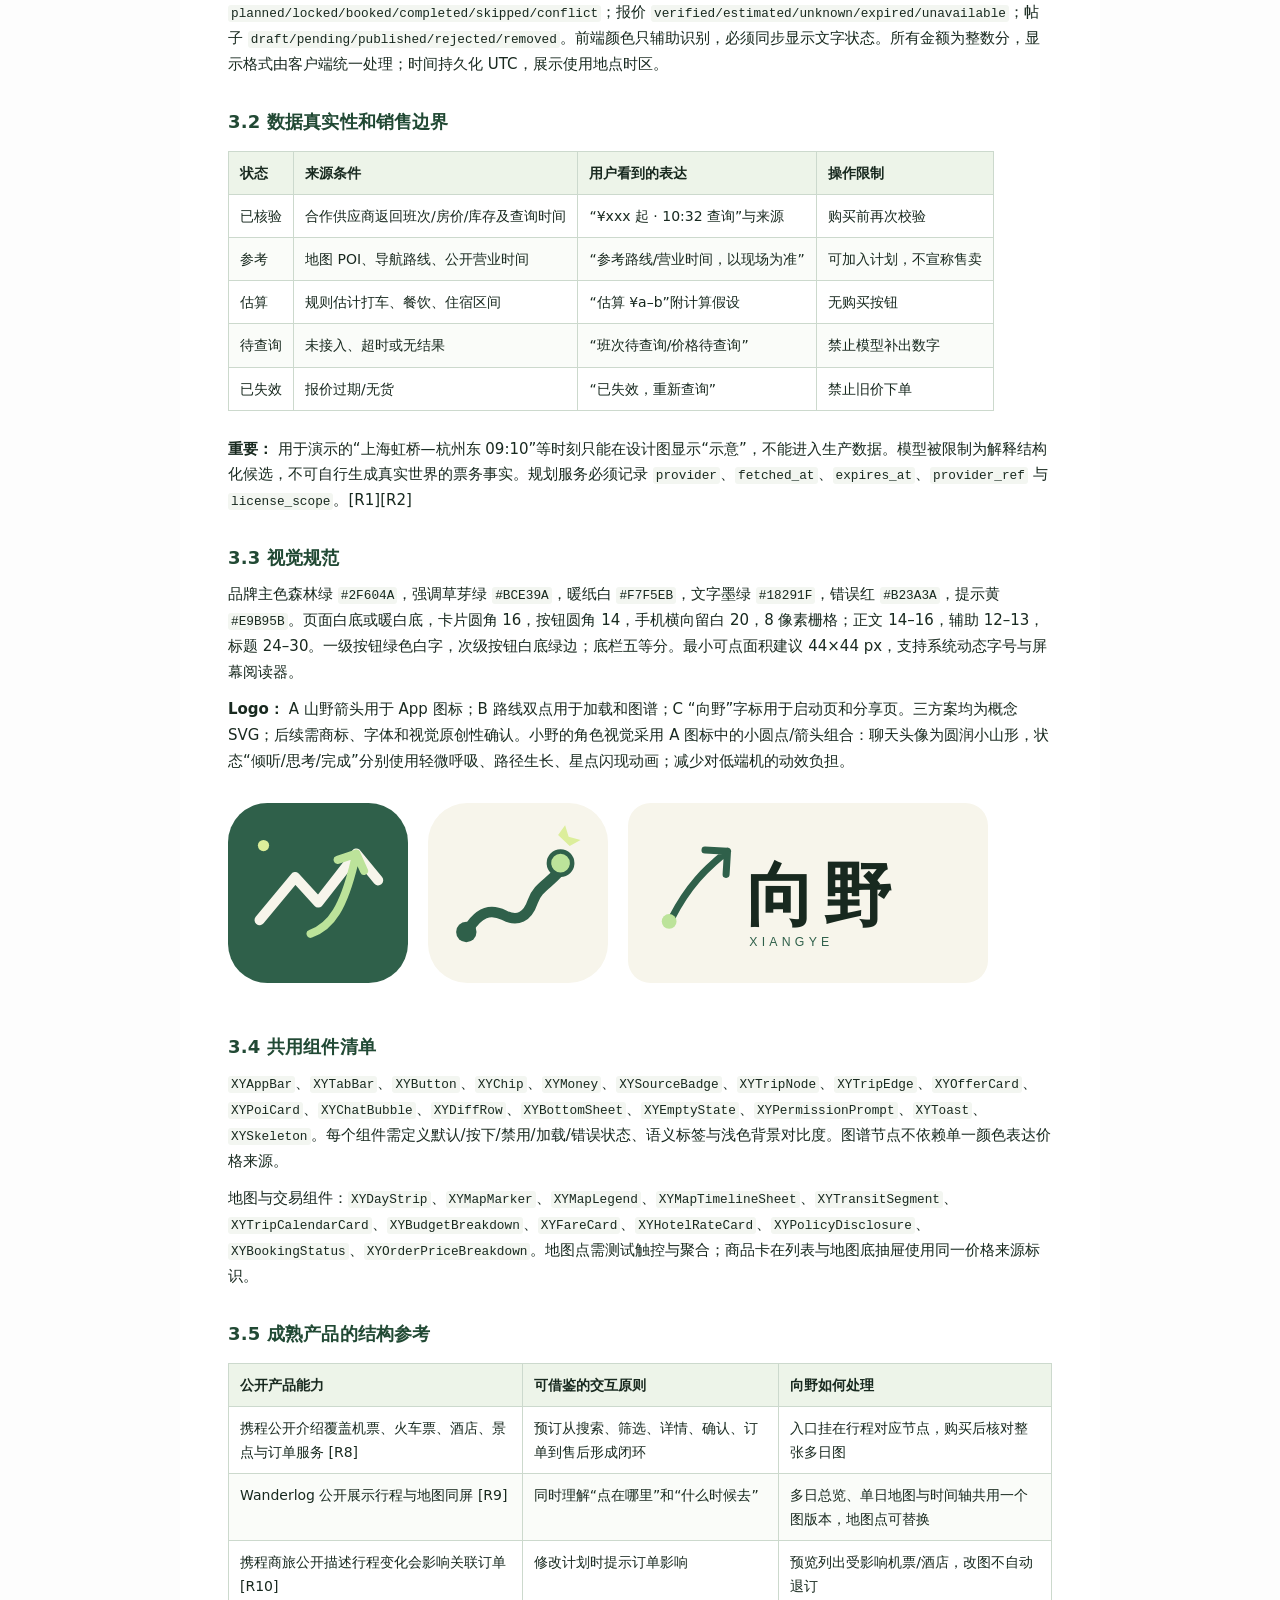
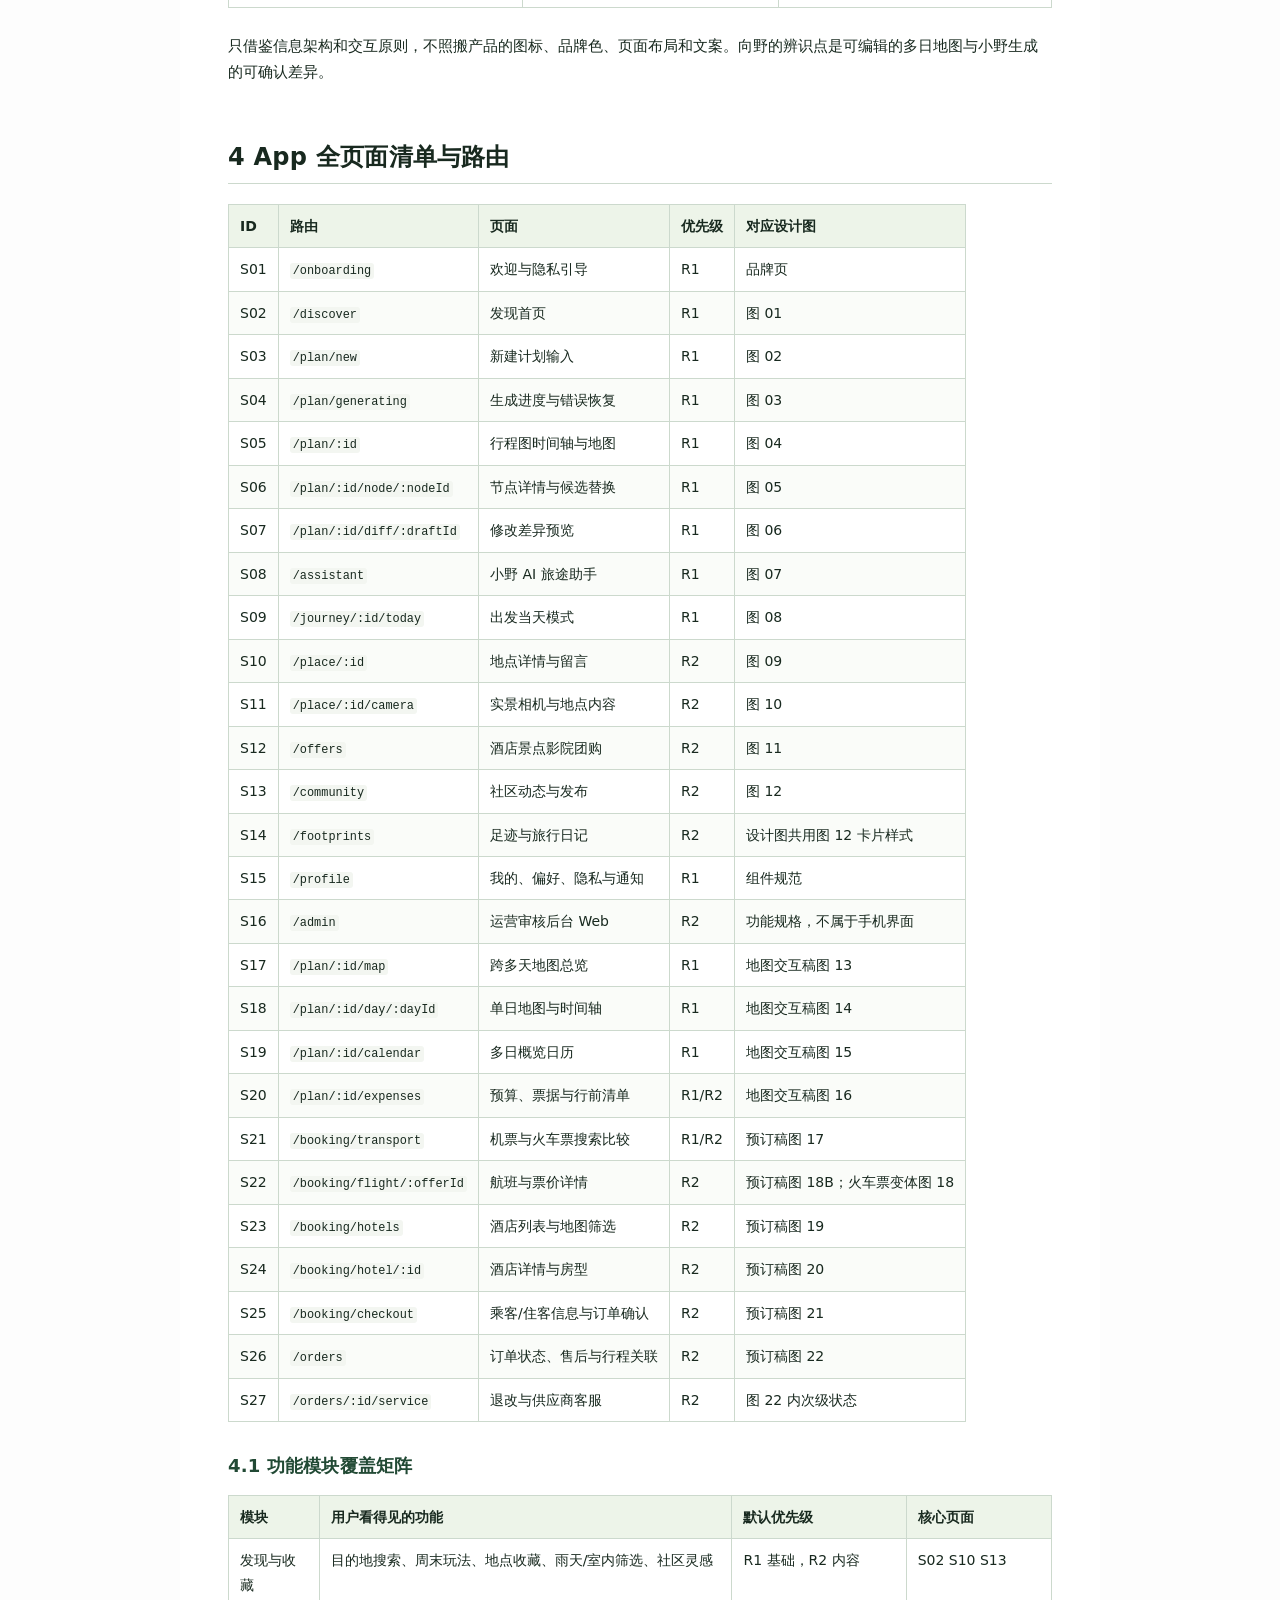
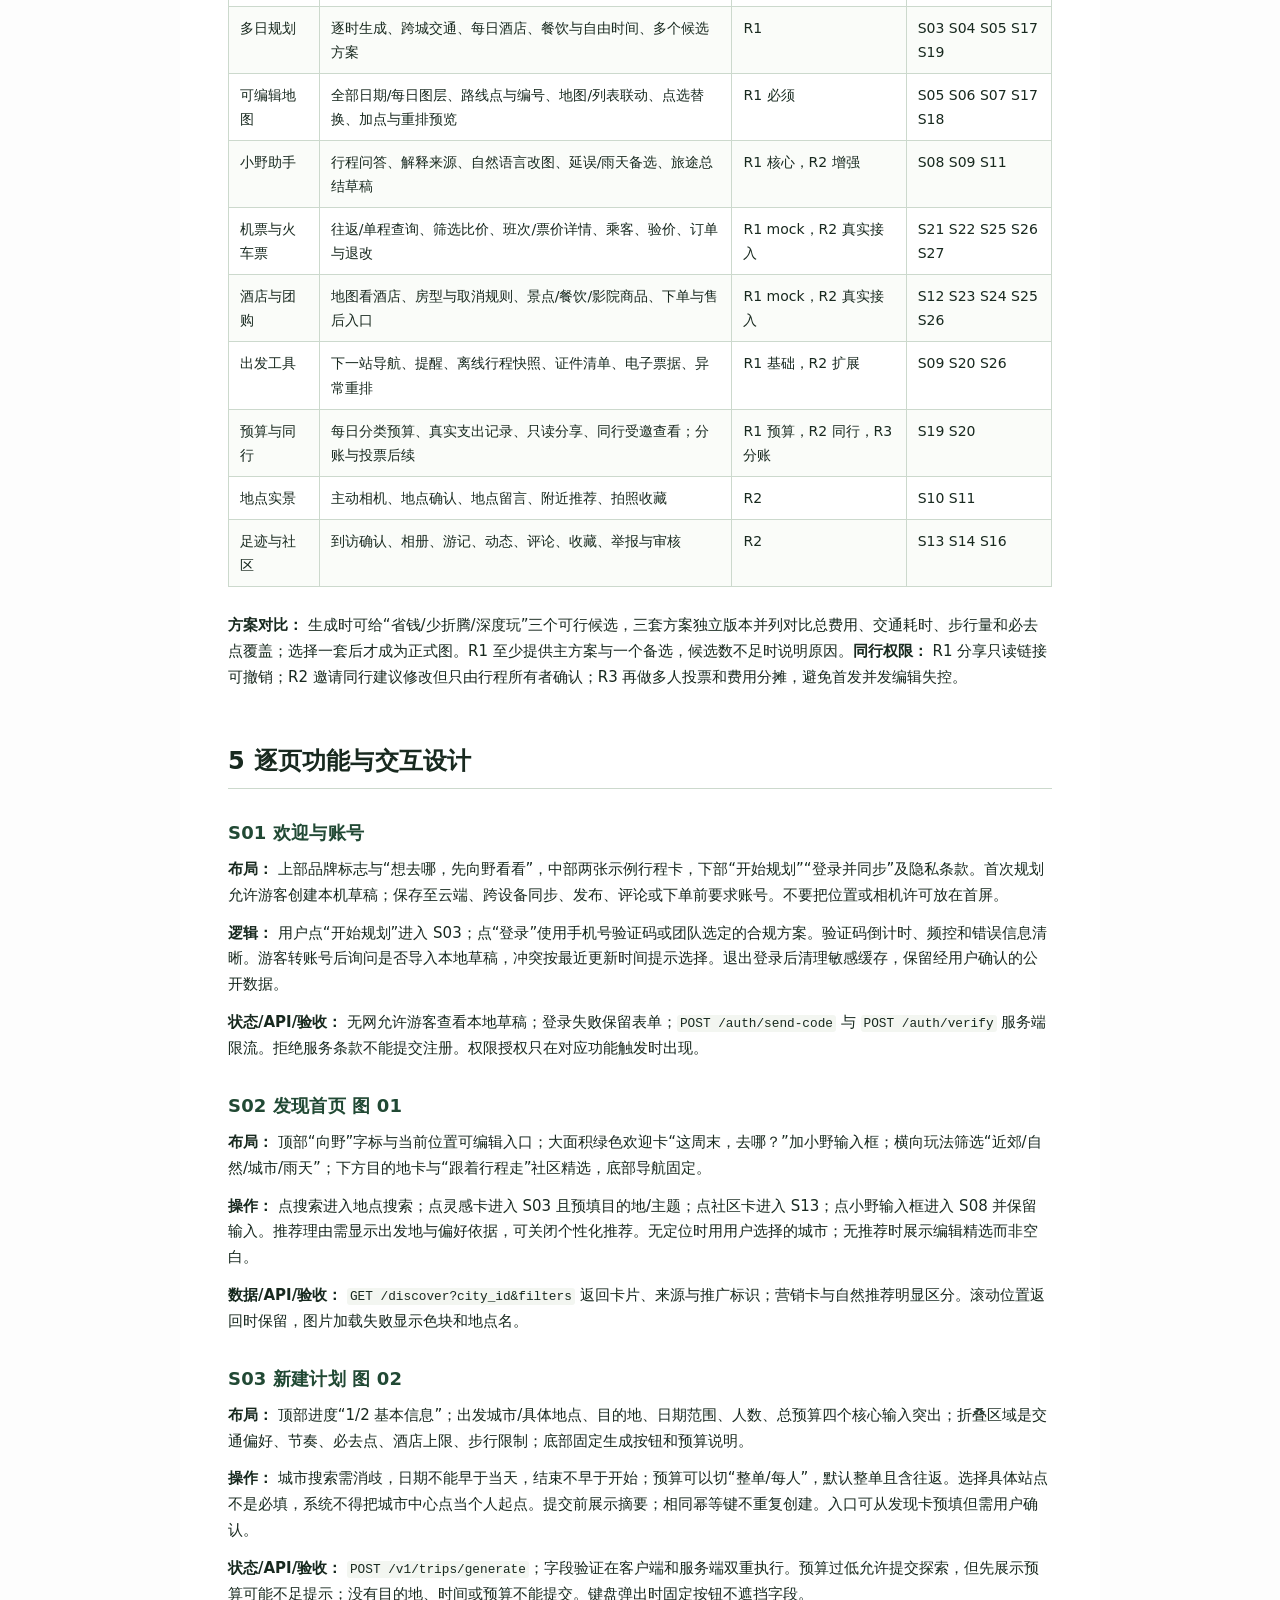
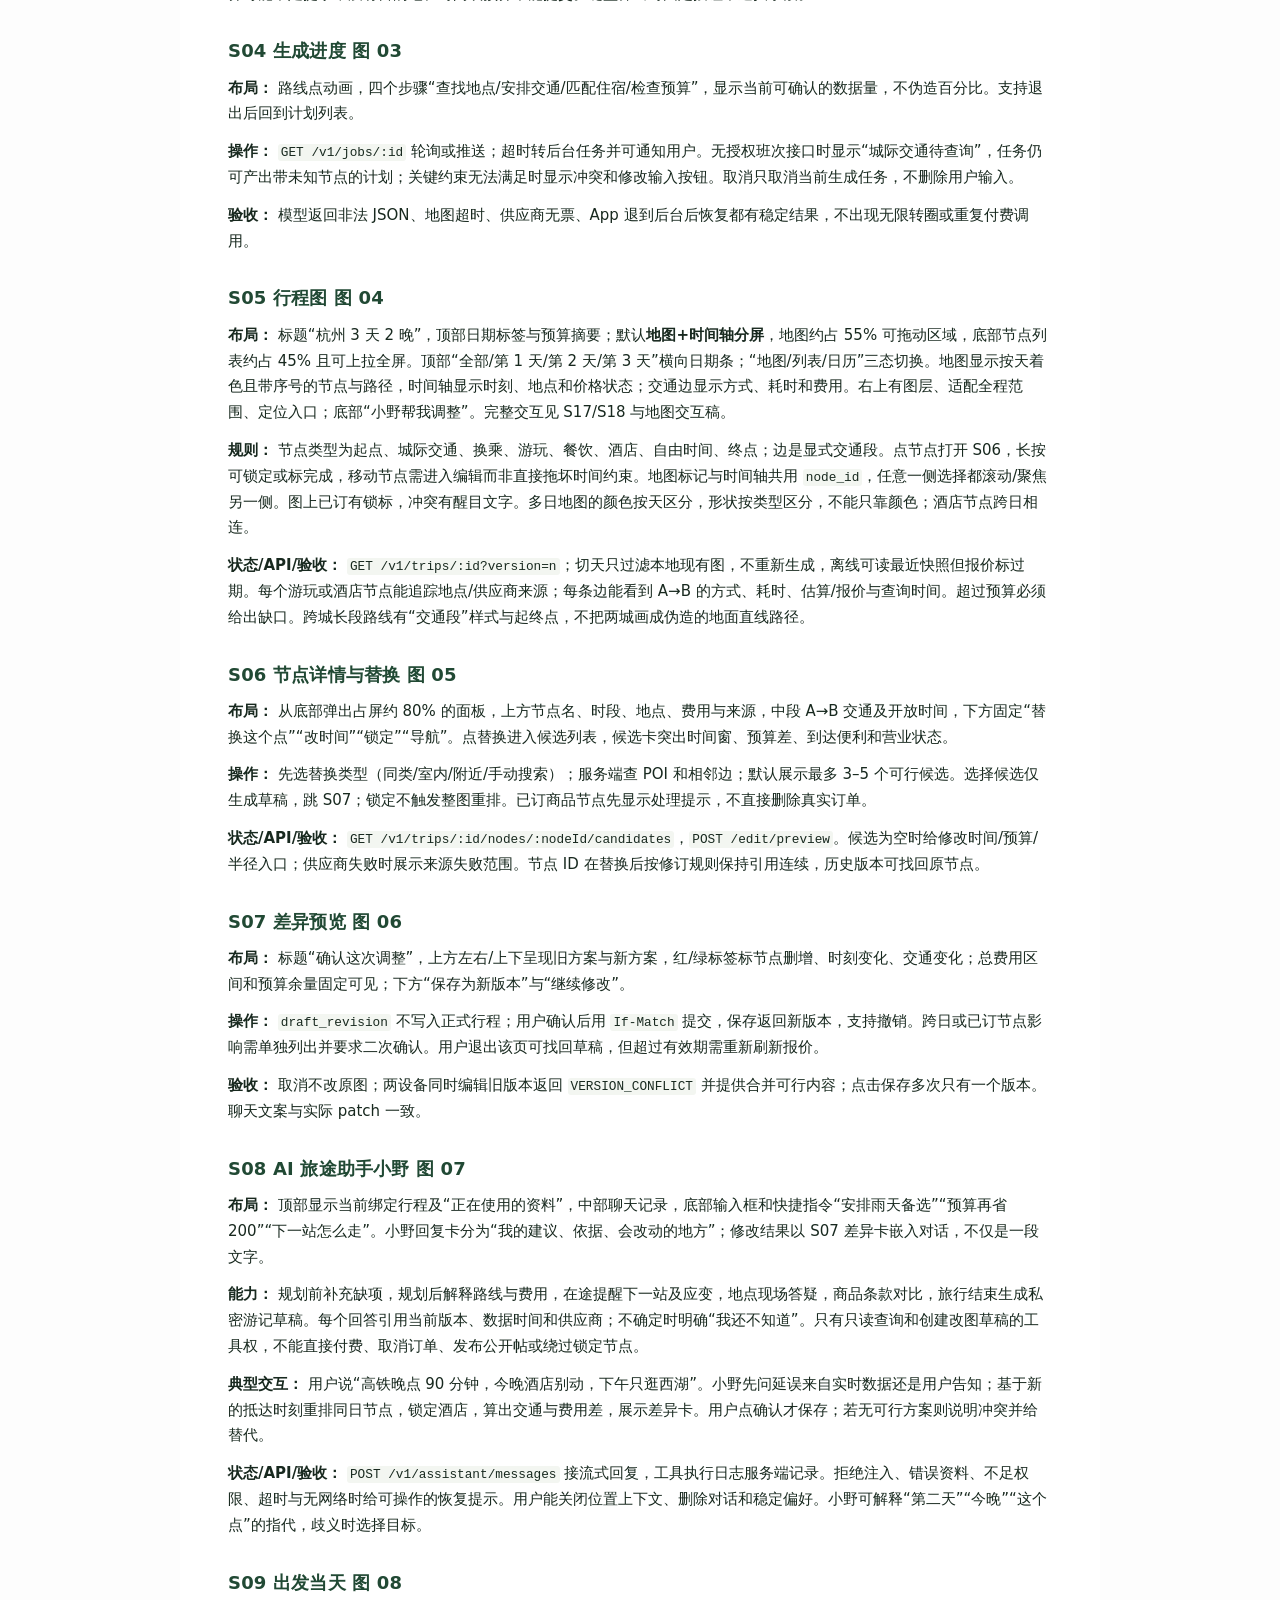
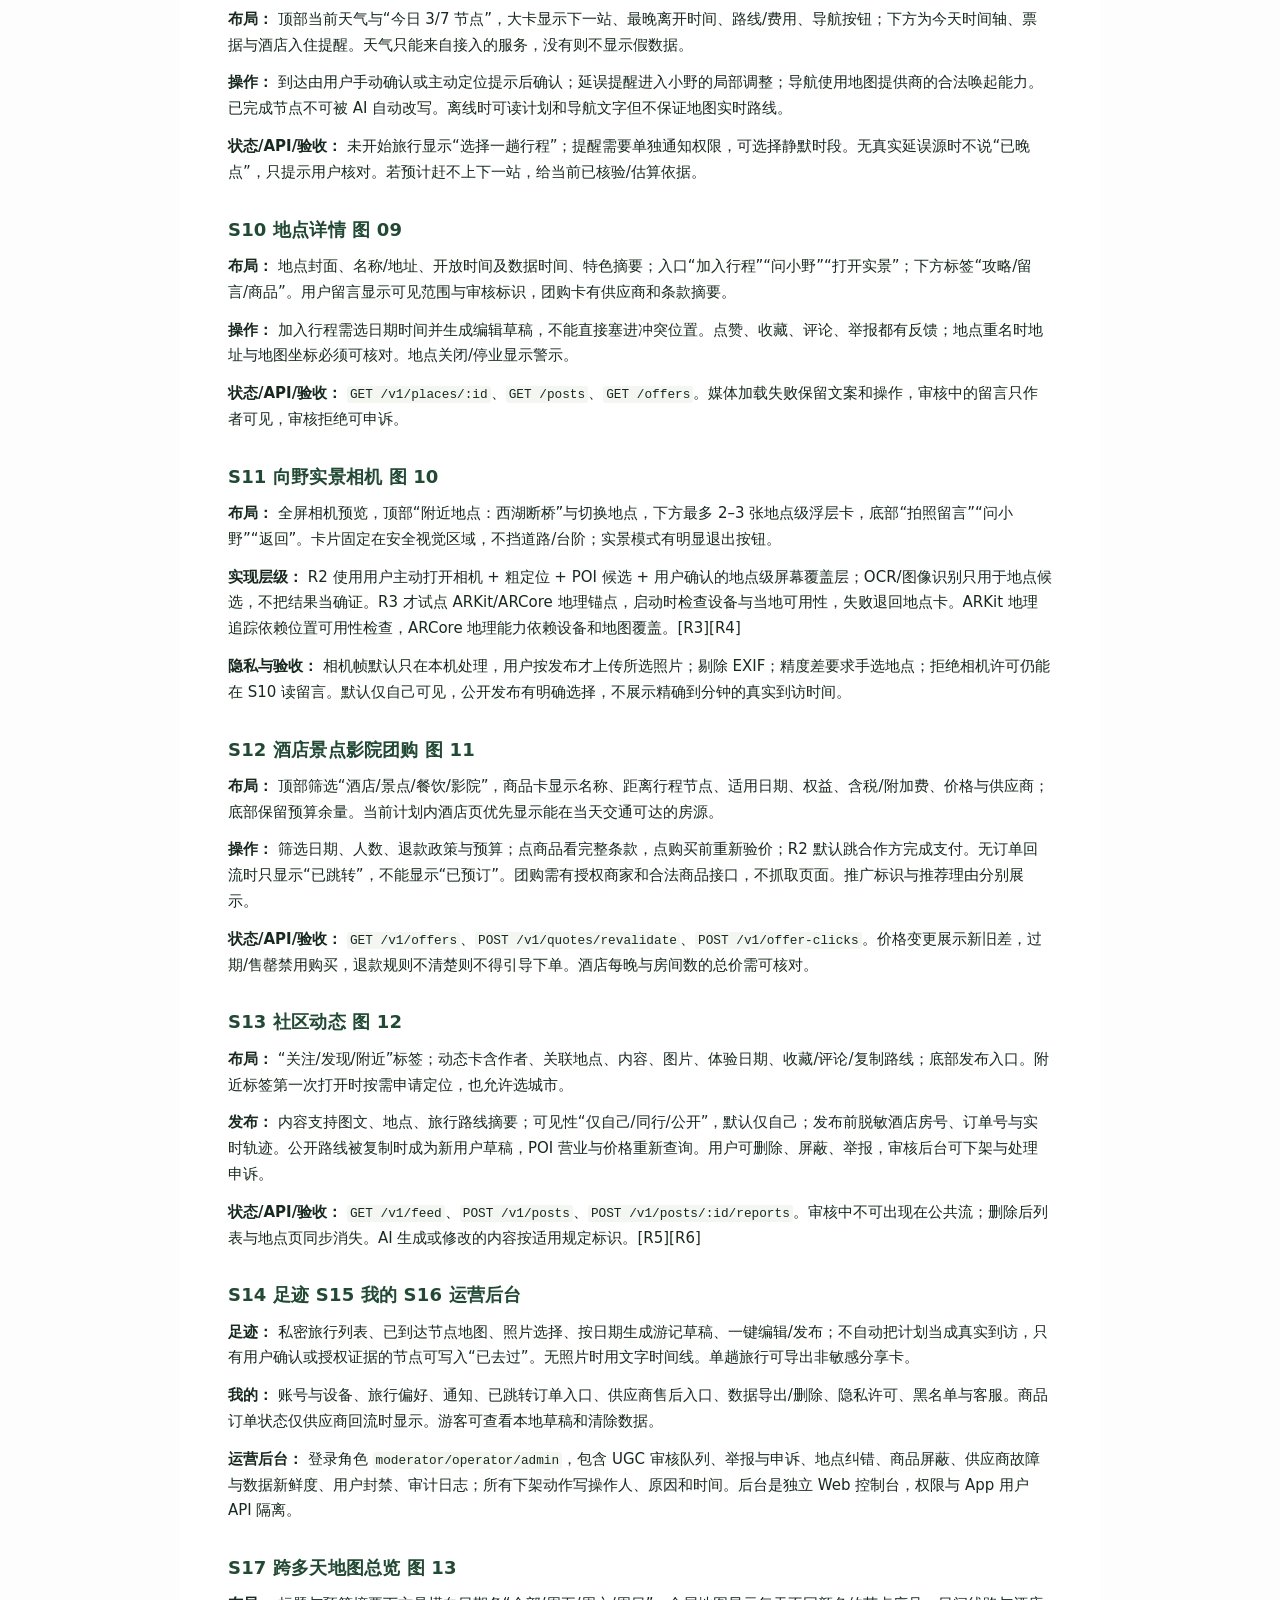
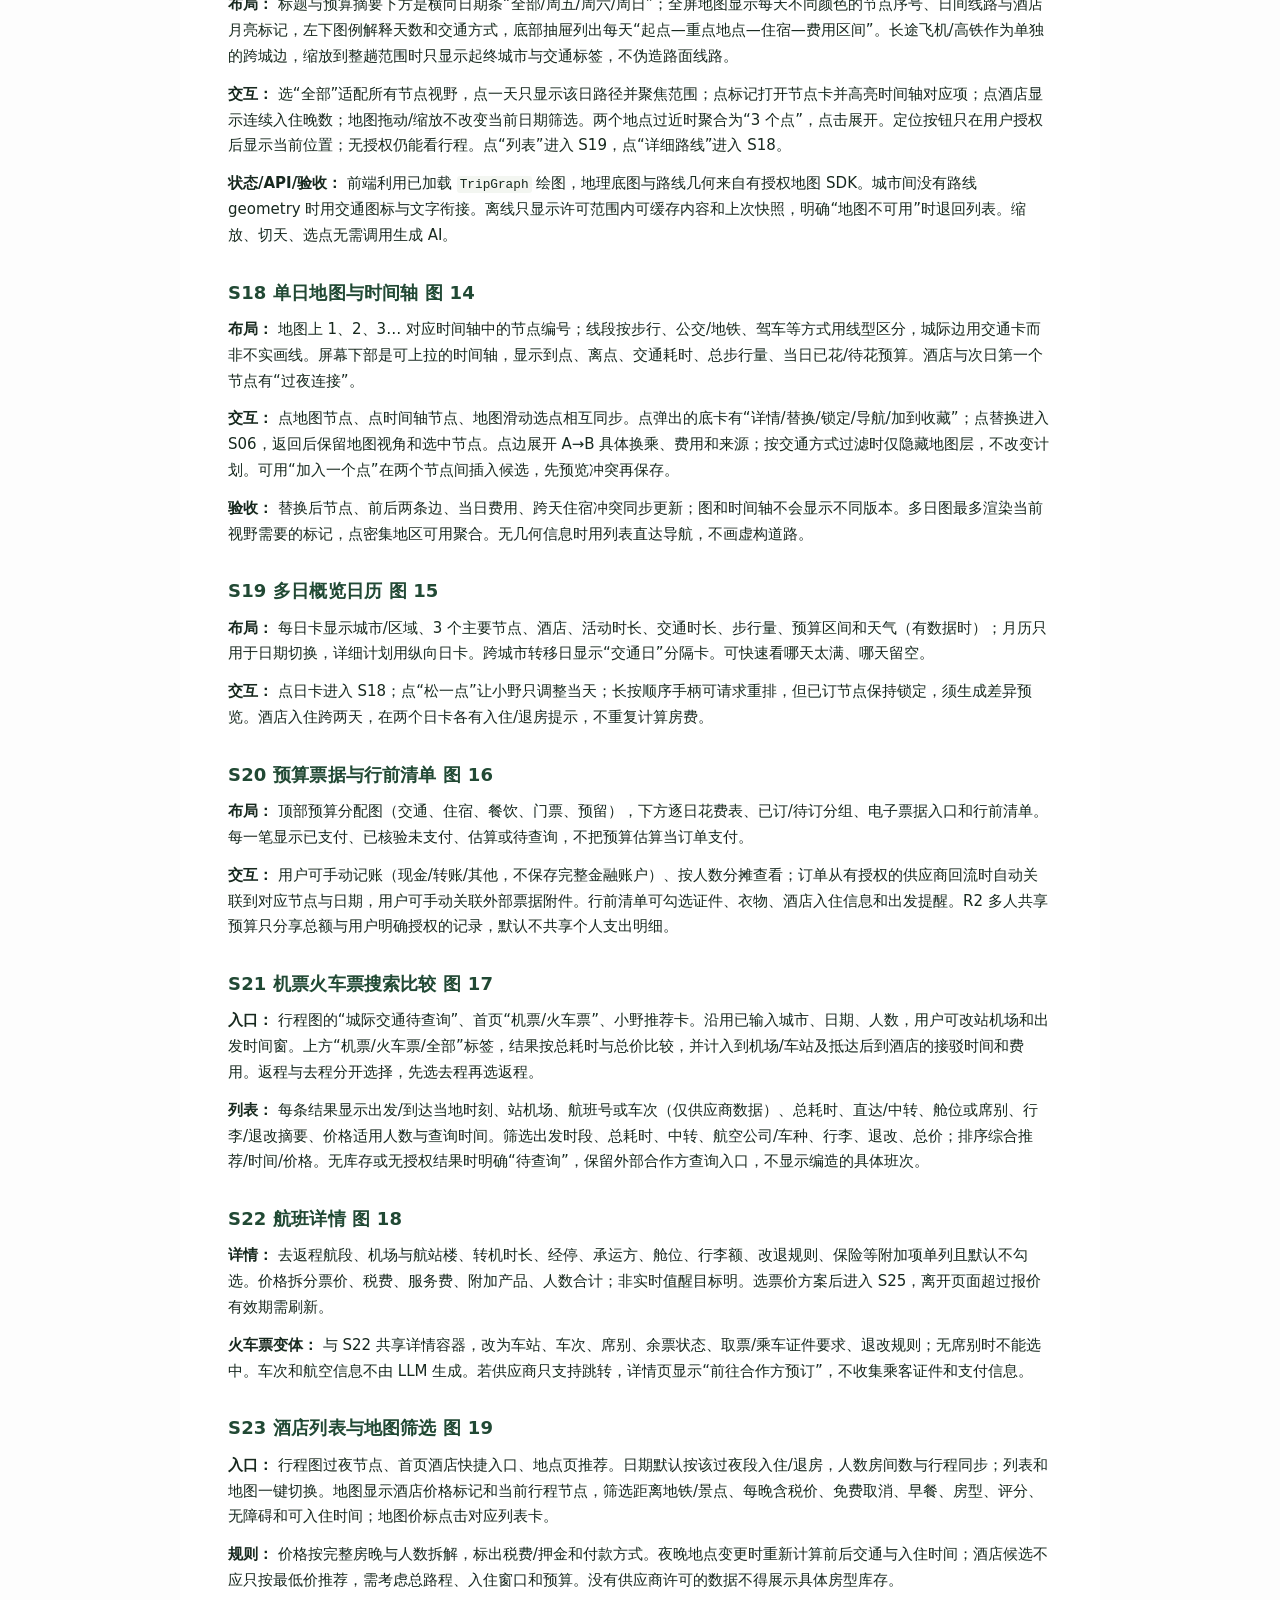
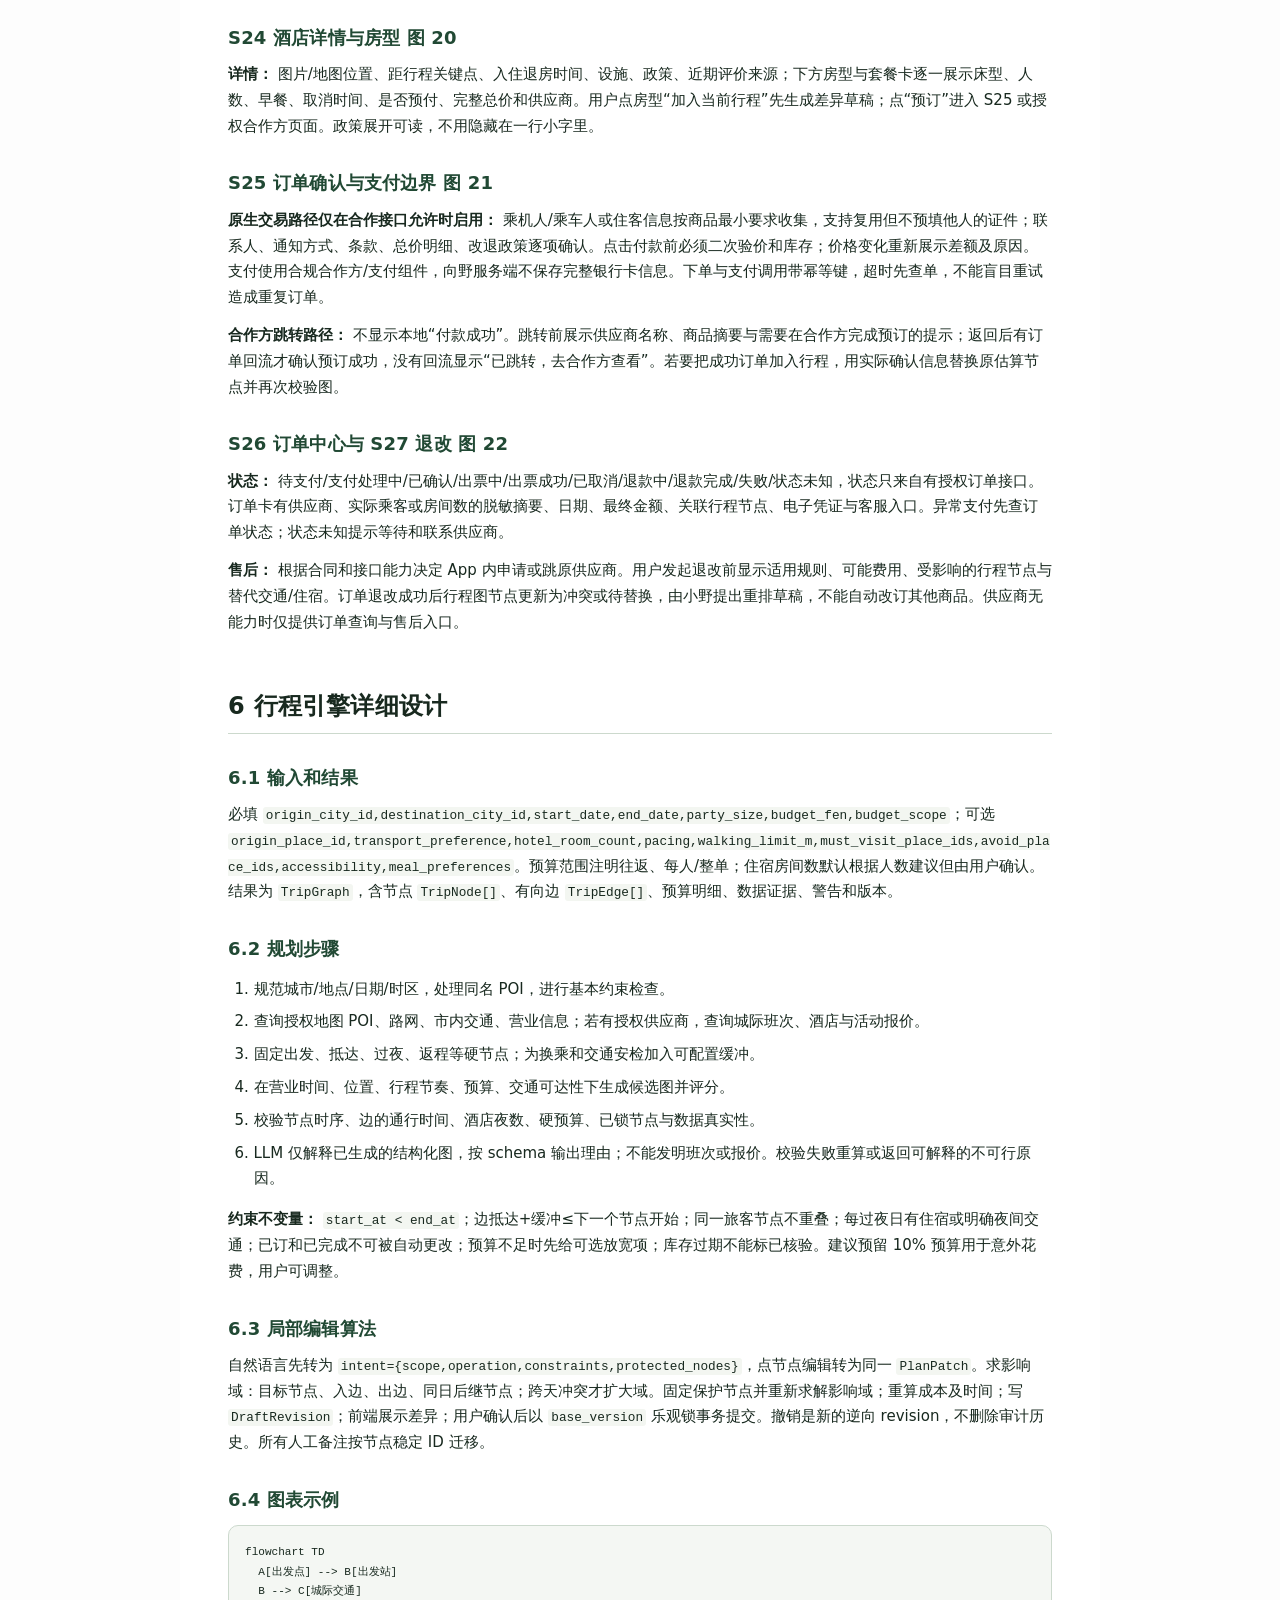
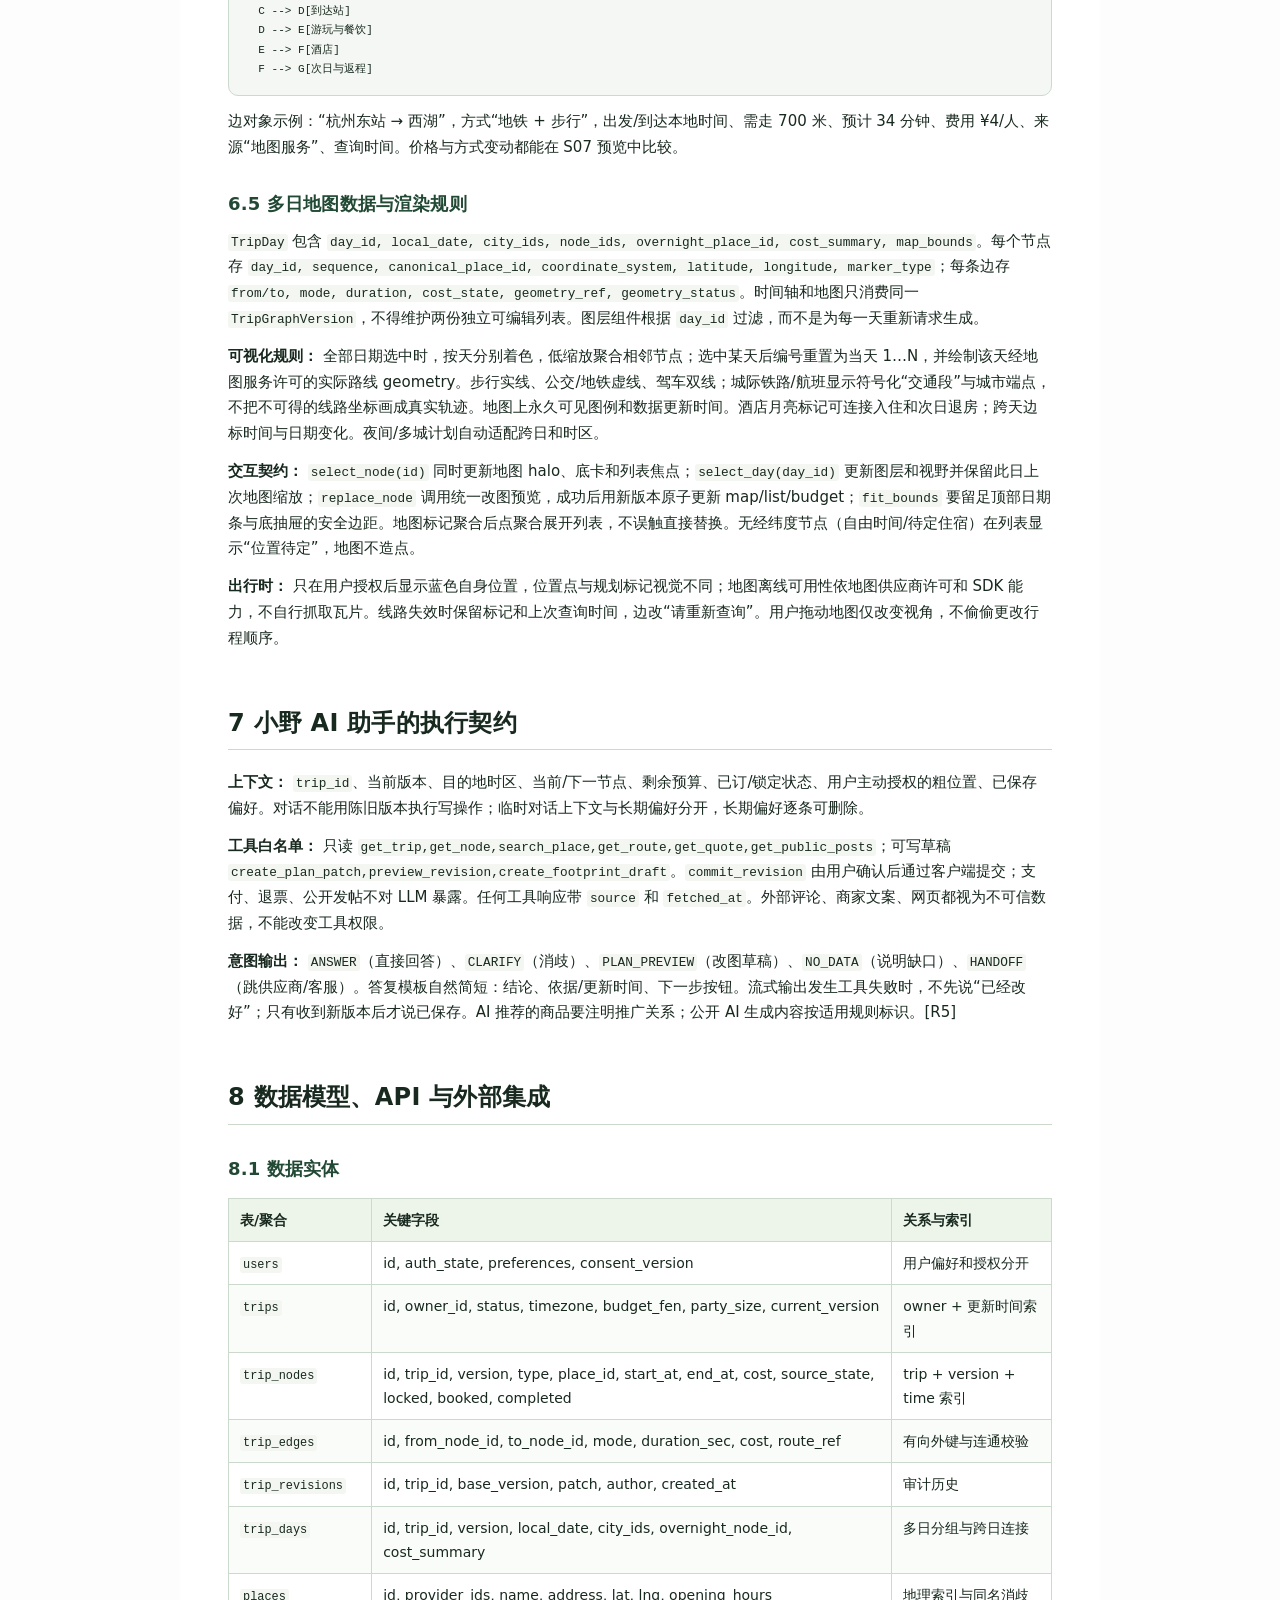
<file: reference/向野产品开发设计书.html>
<!DOCTYPE html>
<html xmlns="http://www.w3.org/1999/xhtml" lang="" xml:lang="">
<head>
  <meta charset="utf-8" />
  <meta name="generator" content="pandoc" />
  <meta name="viewport" content="width=device-width, initial-scale=1.0, user-scalable=yes" />
  <title>向野 App 全项目开发说明书</title>
  <style>
    html {
      color: #1a1a1a;
      background-color: #fdfdfd;
    }
    body {
      margin: 0 auto;
      max-width: 36em;
      padding-left: 50px;
      padding-right: 50px;
      padding-top: 50px;
      padding-bottom: 50px;
      hyphens: auto;
      overflow-wrap: break-word;
      text-rendering: optimizeLegibility;
      font-kerning: normal;
    }
    @media (max-width: 600px) {
      body {
        font-size: 0.9em;
        padding: 12px;
      }
      h1 {
        font-size: 1.8em;
      }
    }
    @media print {
      html {
        background-color: white;
      }
      body {
        background-color: transparent;
        color: black;
        font-size: 12pt;
      }
      p, h2, h3 {
        orphans: 3;
        widows: 3;
      }
      h2, h3, h4 {
        page-break-after: avoid;
      }
    }
    p {
      margin: 1em 0;
    }
    a {
      color: #1a1a1a;
    }
    a:visited {
      color: #1a1a1a;
    }
    img {
      max-width: 100%;
    }
    h1, h2, h3, h4, h5, h6 {
      margin-top: 1.4em;
    }
    h5, h6 {
      font-size: 1em;
      font-style: italic;
    }
    h6 {
      font-weight: normal;
    }
    ol, ul {
      padding-left: 1.7em;
      margin-top: 1em;
    }
    li > ol, li > ul {
      margin-top: 0;
    }
    blockquote {
      margin: 1em 0 1em 1.7em;
      padding-left: 1em;
      border-left: 2px solid #e6e6e6;
      color: #606060;
    }
    code {
      font-family: Menlo, Monaco, Consolas, 'Lucida Console', monospace;
      font-size: 85%;
      margin: 0;
      hyphens: manual;
    }
    pre {
      margin: 1em 0;
      overflow: auto;
    }
    pre code {
      padding: 0;
      overflow: visible;
      overflow-wrap: normal;
    }
    .sourceCode {
     background-color: transparent;
     overflow: visible;
    }
    hr {
      background-color: #1a1a1a;
      border: none;
      height: 1px;
      margin: 1em 0;
    }
    table {
      margin: 1em 0;
      border-collapse: collapse;
      width: 100%;
      overflow-x: auto;
      display: block;
      font-variant-numeric: lining-nums tabular-nums;
    }
    table caption {
      margin-bottom: 0.75em;
    }
    tbody {
      margin-top: 0.5em;
      border-top: 1px solid #1a1a1a;
      border-bottom: 1px solid #1a1a1a;
    }
    th {
      border-top: 1px solid #1a1a1a;
      padding: 0.25em 0.5em 0.25em 0.5em;
    }
    td {
      padding: 0.125em 0.5em 0.25em 0.5em;
    }
    header {
      margin-bottom: 4em;
      text-align: center;
    }
    #TOC li {
      list-style: none;
    }
    #TOC ul {
      padding-left: 1.3em;
    }
    #TOC > ul {
      padding-left: 0;
    }
    #TOC a:not(:hover) {
      text-decoration: none;
    }
    code{white-space: pre-wrap;}
    span.smallcaps{font-variant: small-caps;}
    div.columns{display: flex; gap: min(4vw, 1.5em);}
    div.column{flex: auto; overflow-x: auto;}
    div.hanging-indent{margin-left: 1.5em; text-indent: -1.5em;}
    /* The extra [class] is a hack that increases specificity enough to
       override a similar rule in reveal.js */
    ul.task-list[class]{list-style: none;}
    ul.task-list li input[type="checkbox"] {
      font-size: inherit;
      width: 0.8em;
      margin: 0 0.8em 0.2em -1.6em;
      vertical-align: middle;
    }
    .display.math{display: block; text-align: center; margin: 0.5rem auto;}
    /* CSS for syntax highlighting */
    pre > code.sourceCode { white-space: pre; position: relative; }
    pre > code.sourceCode > span { line-height: 1.25; }
    pre > code.sourceCode > span:empty { height: 1.2em; }
    .sourceCode { overflow: visible; }
    code.sourceCode > span { color: inherit; text-decoration: inherit; }
    div.sourceCode { margin: 1em 0; }
    pre.sourceCode { margin: 0; }
    @media screen {
    div.sourceCode { overflow: auto; }
    }
    @media print {
    pre > code.sourceCode { white-space: pre-wrap; }
    pre > code.sourceCode > span { text-indent: -5em; padding-left: 5em; }
    }
    pre.numberSource code
      { counter-reset: source-line 0; }
    pre.numberSource code > span
      { position: relative; left: -4em; counter-increment: source-line; }
    pre.numberSource code > span > a:first-child::before
      { content: counter(source-line);
        position: relative; left: -1em; text-align: right; vertical-align: baseline;
        border: none; display: inline-block;
        -webkit-touch-callout: none; -webkit-user-select: none;
        -khtml-user-select: none; -moz-user-select: none;
        -ms-user-select: none; user-select: none;
        padding: 0 4px; width: 4em;
        color: #aaaaaa;
      }
    pre.numberSource { margin-left: 3em; border-left: 1px solid #aaaaaa;  padding-left: 4px; }
    div.sourceCode
      {   }
    @media screen {
    pre > code.sourceCode > span > a:first-child::before { text-decoration: underline; }
    }
    code span.al { color: #ff0000; font-weight: bold; } /* Alert */
    code span.an { color: #60a0b0; font-weight: bold; font-style: italic; } /* Annotation */
    code span.at { color: #7d9029; } /* Attribute */
    code span.bn { color: #40a070; } /* BaseN */
    code span.bu { color: #008000; } /* BuiltIn */
    code span.cf { color: #007020; font-weight: bold; } /* ControlFlow */
    code span.ch { color: #4070a0; } /* Char */
    code span.cn { color: #880000; } /* Constant */
    code span.co { color: #60a0b0; font-style: italic; } /* Comment */
    code span.cv { color: #60a0b0; font-weight: bold; font-style: italic; } /* CommentVar */
    code span.do { color: #ba2121; font-style: italic; } /* Documentation */
    code span.dt { color: #902000; } /* DataType */
    code span.dv { color: #40a070; } /* DecVal */
    code span.er { color: #ff0000; font-weight: bold; } /* Error */
    code span.ex { } /* Extension */
    code span.fl { color: #40a070; } /* Float */
    code span.fu { color: #06287e; } /* Function */
    code span.im { color: #008000; font-weight: bold; } /* Import */
    code span.in { color: #60a0b0; font-weight: bold; font-style: italic; } /* Information */
    code span.kw { color: #007020; font-weight: bold; } /* Keyword */
    code span.op { color: #666666; } /* Operator */
    code span.ot { color: #007020; } /* Other */
    code span.pp { color: #bc7a00; } /* Preprocessor */
    code span.sc { color: #4070a0; } /* SpecialChar */
    code span.ss { color: #bb6688; } /* SpecialString */
    code span.st { color: #4070a0; } /* String */
    code span.va { color: #19177c; } /* Variable */
    code span.vs { color: #4070a0; } /* VerbatimString */
    code span.wa { color: #60a0b0; font-weight: bold; font-style: italic; } /* Warning */
  </style>

<style>
:root{--ink:#18291f;--green:#2f604a;--pale:#edf4e9;--line:#ccd9cd;--paper:#f7f5eb}
*{box-sizing:border-box}html{scroll-behavior:smooth}body{font-family:system-ui,-apple-system,"PingFang SC","Microsoft YaHei",sans-serif;color:var(--ink);line-height:1.72;max-width:920px;margin:0 auto;padding:46px 48px 100px;background:#fff;font-size:15px}
h1,h2,h3{line-height:1.35;letter-spacing:.01em}h1{font-size:34px;margin:0 0 12px}h2{font-size:24px;margin:55px 0 20px;padding-bottom:10px;border-bottom:1px solid var(--line)}h3{font-size:18px;margin:32px 0 12px;color:#214934}
p{margin:12px 0}blockquote{margin:20px 0;padding:10px 18px;border-left:4px solid var(--green);background:var(--pale)}blockquote p{margin:0}
a{color:var(--green)}table{border-collapse:collapse;width:100%;margin:17px 0 26px;font-size:14px}th,td{border:1px solid var(--line);padding:9px 11px;text-align:left;vertical-align:top}th{background:var(--pale)}tr:nth-child(even) td{background:#fafcf9}
pre{background:#f4f7f3;border:1px solid var(--line);border-radius:10px;padding:16px;overflow:auto;font-size:13px;line-height:1.5}code{font-family:ui-monospace,Consolas,monospace;background:#f3f6f1;padding:1px 3px;border-radius:3px}pre code{background:none;padding:0}
.brand-logo{display:inline-block;margin:16px 15px 20px 0}.brand-logo svg{height:180px;max-width:100%;width:auto;vertical-align:middle}li{margin:7px 0}hr{border:0;border-top:1px solid var(--line)}
@media(max-width:650px){body{padding:25px 18px;font-size:14px}h1{font-size:28px}h2{font-size:21px}table{display:block;overflow-x:auto}.brand-logo svg{height:145px}}
@media print{body{padding:0;max-width:none;font-size:11pt}h2{page-break-after:avoid}table,pre,.brand-logo{break-inside:avoid}a{color:var(--ink)}}
</style>
</head>
<body>
<header id="title-block-header">
<h1 class="title">向野 App 全项目开发说明书</h1>
</header>
<h1 id="向野-app-全项目开发说明书">向野 App 全项目开发说明书</h1>
<p>版本 2.1｜2026 年 9 月 25 日｜供产品负责人指挥开发 Agent 使用</p>
<blockquote>
<p>本书对应完整移动 App，而非单一 AI
行程功能。默认首发中国大陆境内自由行，界面为简体中文，金额为人民币，时间按目的地时区展示。文内图示车次、酒店、金额与商家名称只用于界面演示，生产环境必须接入合法授权的数据源并重新核验。</p>
</blockquote>
<h2 id="0-如何使用这份说明书">0 如何使用这份说明书</h2>
<p>本书由 <strong>产品范围 → 页面与交互 → 视觉设计图 → 技术与接口 →
Agent 任务包 → 验收</strong> 组成。开发时先落地第 3
节的实体和状态约定，再按第 5
节页面编号分工。每张设计图的编号与页面编号一致；图只表达布局与层级，文字规格和状态规则以本书为准。配套的<a
href="向野App界面设计图.html">《向野 App 界面设计图》</a>有 12
张基础页面；<a
href="向野多日行程地图交互稿.html">《多日行程地图交互稿》</a>可切换 3
天、点选地图节点并演示替换；<a
href="向野机酒预订界面稿.html">《机酒预订界面稿》</a>有 7
张机票、火车票、酒店和订单界面。Logo 有 3 个可编辑 SVG 源稿。</p>
<p><strong>负责人需要决定的未定项：</strong> “AI
入境”暂解释为“到达地点后用相机叠加地点介绍和留言”，功能名暂定“向野实景”；是否直接承接订单，默认先由合作方完成交易；Logo
默认采用 A 方案。以上不会阻塞第一阶段开发，均以 feature flag 控制。</p>
<p><strong>交付定义：</strong>
一个用户能从输入出发地、目的地、日期和预算，得到真实来源可追溯的逐时行程图；用自然语言或点击节点修改；让小野解释、预览并确认改动；出行当天按图执行。商品、实景与社区分阶段接入，但在信息架构和数据模型中预留完整位置。</p>
<h2 id="1-产品边界与版本路线">1 产品边界与版本路线</h2>
<h3 id="11-产品定位和原则">1.1 产品定位和原则</h3>
<p>向野是“能执行、能修改、能陪伴”的旅行
App。用户不需要先学会制作攻略，只需输入基本约束；系统生成包含城际交通、站点到景点的市内交通、游玩、餐饮、酒店与返程的行程图。图上的每个点是可打开、可替换、有来源的对象；点之间的线是有出发时间、方式、耗时和费用的交通段。</p>
<p>四条产品原则：①不编造具体班次、库存和价格；②所有 AI
改动先预览再确认；③已订、锁定或已完成的节点得到保护；④相机、位置、公开分享都由用户主动触发。地图路线/地点数据与交通票务/酒店报价属于不同供应来源；地图
API 本身不代表具有可售票或酒店实时库存。[R1][R2]</p>
<h3 id="12-版本矩阵">1.2 版本矩阵</h3>
<table>
<thead>
<tr class="header">
<th>能力</th>
<th>R0 可开发演示</th>
<th>R1 首发 MVP</th>
<th>R2 商业与社区</th>
<th>R3 增强</th>
</tr>
</thead>
<tbody>
<tr class="odd">
<td>输入与生成</td>
<td>模拟数据 + 契约</td>
<td>授权地图、真实供应商接入可用部分</td>
<td>多城与复杂约束</td>
<td>多人协作</td>
</tr>
<tr class="even">
<td>多日地图与双模式编辑</td>
<td>三日地图交互原型</td>
<td>分天路线、地图点/列表同步、服务端版本与校验</td>
<td>多城概览、离线快照与延误重排</td>
<td>协作编辑</td>
</tr>
<tr class="odd">
<td>小野</td>
<td>解释与改图草稿</td>
<td>真实工具调用、在途问答</td>
<td>授权提醒与足迹总结</td>
<td>个性化偏好</td>
</tr>
<tr class="even">
<td>机票火车票酒店预订</td>
<td>完整 mock 搜索/详情/确认/订单</td>
<td>有授权供应商时展示与跳转，回流订单状态</td>
<td>有创建订单与支付能力的合作方可启用 App 内完整预订</td>
<td>自营交易须另立资质与履约项目</td>
</tr>
<tr class="odd">
<td>景点餐饮影院团购</td>
<td>仅演示入口</td>
<td>授权商品的查询与跳转</td>
<td>多供应商比价、优惠与订单回流</td>
<td>更广品类</td>
</tr>
<tr class="even">
<td>到点实景</td>
<td>地点页静态原型</td>
<td>主动定位 + 地点确认</td>
<td>相机覆盖层、留言与审核</td>
<td>空间锚点试点</td>
</tr>
<tr class="odd">
<td>社区与足迹</td>
<td>信息架构</td>
<td>个人私密足迹</td>
<td>动态、评论、收藏、举报</td>
<td>话题、共创线路</td>
</tr>
<tr class="even">
<td>行前与在途工具</td>
<td>收藏与预算预览</td>
<td>行李/证件提醒、票据入口、逐日费用</td>
<td>天气备选、共享行程、开支记录</td>
<td>分账与同行投票</td>
</tr>
</tbody>
</table>
<p>不纳入首发：自动帮用户支付或退票、未经授权抓取 OTA
价格、后台持续拍摄/定位、未实测覆盖的厘米级室外
AR、自动发布旅行日记。</p>
<h3 id="13-用户任务和北极星">1.3 用户任务和北极星</h3>
<p>主任务 A：规划一趟预算内的旅行；任务 B：临时换点或延后出发；任务
C：旅途中确认下一步；任务 D：到点看攻略、留下回忆；任务
E：找到与行程兼容的商品。北极星候选为“保存后在旅行当天被实际打开的有效行程数”，同时监控首图生成率、来源完整率、局部修改成功率、预算超标率、失效报价点击率与
UGC 有效举报率。指标仅是初始建议，内测后定目标。</p>
<p><strong>地图是主界面，不是辅助缩略图。</strong>
用户可以先看跨多天行程覆盖范围，再进入某天的详细路线；从地图点开任何行程节点直接查看、替换、锁定或导航。时间轴与地图共用一张有向图，所有编辑都同步反映在两个视图。</p>
<h2 id="2-信息架构和关键用户流程">2 信息架构和关键用户流程</h2>
<h3 id="21-五个一级入口">2.1 五个一级入口</h3>
<table>
<thead>
<tr class="header">
<th>底部导航</th>
<th>功能子页</th>
<th>首页默认模块</th>
</tr>
</thead>
<tbody>
<tr class="odd">
<td>发现</td>
<td>推荐目的地、玩法合集、地点详情、社区动态</td>
<td>出发灵感卡、周末玩法、热门地点</td>
</tr>
<tr class="even">
<td>计划</td>
<td>创建行程、多日地图、每日路线、版本、预算、分享</td>
<td>最近行程、跨天地图与时间轴</td>
</tr>
<tr class="odd">
<td>出发</td>
<td>今天的行程、下一站、导航、提醒</td>
<td>当前进行中的旅行与下一段交通</td>
</tr>
<tr class="even">
<td>足迹</td>
<td>我的旅行地图、相册、日记、私密/公开内容</td>
<td>已完成旅行时间线</td>
</tr>
<tr class="odd">
<td>我的</td>
<td>账号、偏好、订单跳转记录、通知、隐私</td>
<td>身份和设置</td>
</tr>
</tbody>
</table>
<p>“小野”是全局浮动入口，不占底栏；行程上下文存在时默认读取当前版本，无行程时作为规划问答助手。商品不占独立底栏，挂在地点页、节点详情和发现页。社区主入口在发现页的“动态”标签、地点页的留言区和足迹发布页。</p>
<h3 id="22-主链路-a-创建行程">2.2 主链路 A 创建行程</h3>
<p><code>发现/计划 → 新建计划 → 输入出发地、目的地、时间、预算 → 补充人数与偏好 → 生成进度 → 行程图 → 查看来源和费用 → 保存 → 出发模式</code>。城市名重名时弹出选择器；预算分“每人/整单”，默认整单且含往返；用户手工输入位置不需要定位许可。生成过程是异步任务，退出页面后可返回查看，不重复扣费或生成重复版本。</p>
<p>对于 3
天及以上行程，生成完成后先落到“全部日期地图总览”，展示各日区域和过夜点；从日期条选某一天进入地图+时间轴分屏。用户也可从日历视图检视每天开始、结束、酒店和预算。周边候选只影响选中的日子，跨日更改有明确提示。</p>
<h3 id="23-主链路-b-修改节点">2.3 主链路 B 修改节点</h3>
<p><code>行程图点节点 → 节点详情 → 替换 → 候选列表 → 差异预览 → 用户确认 → 新版本</code>。只重算目标点与受影响交通边；如果修改跨越当天或导致酒店、返程冲突，差异预览明确列出全部受影响点。候选不足时说明原因并允许用户手动搜索
POI。</p>
<h3 id="24-主链路-c-自然语言修改">2.4 主链路 C 自然语言修改</h3>
<p><code>小野输入“第二天上午换成室内，酒店别动” → 解析目标与保护条件 → 改图草稿 → 差异预览 → 保存或继续修改</code>。目标不明确时小野列出可能节点让用户点选；已订节点变更需要单独确认并跳转原供应商办理，不执行订单取消。</p>
<h3 id="25-主链路-d-在途和到点">2.5 主链路 D 在途和到点</h3>
<p><code>出发页 → 当前节点 → 导航/票据入口 → 到达确认 → 地点页/实景 → 小野现场问答 → 私密留言或公开发布 → 足迹</code>。首次打开相机或位置功能时按需授权；无权限时可手选地点并查看地点内容。</p>
<h2 id="3-全局状态数据来源与设计系统">3
全局状态、数据来源与设计系统</h2>
<h3 id="31-状态枚举">3.1 状态枚举</h3>
<p>行程
<code>draft/generating/ready/in_progress/completed/archived/failed</code>；节点
<code>planned/locked/booked/completed/skipped/conflict</code>；报价
<code>verified/estimated/unknown/expired/unavailable</code>；帖子
<code>draft/pending/published/rejected/removed</code>。前端颜色只辅助识别，必须同步显示文字状态。所有金额为整数分，显示格式由客户端统一处理；时间持久化
UTC，展示使用地点时区。</p>
<h3 id="32-数据真实性和销售边界">3.2 数据真实性和销售边界</h3>
<table>
<thead>
<tr class="header">
<th>状态</th>
<th>来源条件</th>
<th>用户看到的表达</th>
<th>操作限制</th>
</tr>
</thead>
<tbody>
<tr class="odd">
<td>已核验</td>
<td>合作供应商返回班次/房价/库存及查询时间</td>
<td>“¥xxx 起 · 10:32 查询”与来源</td>
<td>购买前再次校验</td>
</tr>
<tr class="even">
<td>参考</td>
<td>地图 POI、导航路线、公开营业时间</td>
<td>“参考路线/营业时间，以现场为准”</td>
<td>可加入计划，不宣称售卖</td>
</tr>
<tr class="odd">
<td>估算</td>
<td>规则估计打车、餐饮、住宿区间</td>
<td>“估算 ¥a–b”附计算假设</td>
<td>无购买按钮</td>
</tr>
<tr class="even">
<td>待查询</td>
<td>未接入、超时或无结果</td>
<td>“班次待查询/价格待查询”</td>
<td>禁止模型补出数字</td>
</tr>
<tr class="odd">
<td>已失效</td>
<td>报价过期/无货</td>
<td>“已失效，重新查询”</td>
<td>禁止旧价下单</td>
</tr>
</tbody>
</table>
<p><strong>重要：</strong> 用于演示的“上海虹桥—杭州东
09:10”等时刻只能在设计图显示“示意”，不能进入生产数据。模型被限制为解释结构化候选，不可自行生成真实世界的票务事实。规划服务必须记录
<code>provider</code>、<code>fetched_at</code>、<code>expires_at</code>、<code>provider_ref</code>
与 <code>license_scope</code>。[R1][R2]</p>
<h3 id="33-视觉规范">3.3 视觉规范</h3>
<p>品牌主色森林绿 <code>#2F604A</code>，强调草芽绿
<code>#BCE39A</code>，暖纸白 <code>#F7F5EB</code>，文字墨绿
<code>#18291F</code>，错误红 <code>#B23A3A</code>，提示黄
<code>#E9B95B</code>。页面白底或暖白底，卡片圆角 16，按钮圆角
14，手机横向留白 20，8 像素栅格；正文 14–16，辅助 12–13，标题
24–30。一级按钮绿色白字，次级按钮白底绿边；底栏五等分。最小可点面积建议
44×44 px，支持系统动态字号与屏幕阅读器。</p>
<p><strong>Logo：</strong> A 山野箭头用于 App 图标；B
路线双点用于加载和图谱；C “向野”字标用于启动页和分享页。三方案均为概念
SVG；后续需商标、字体和视觉原创性确认。小野的角色视觉采用 A
图标中的小圆点/箭头组合：聊天头像为圆润小山形，状态“倾听/思考/完成”分别使用轻微呼吸、路径生长、星点闪现动画；减少对低端机的动效负担。</p>
<p><figure class="brand-logo"><svg xmlns="http://www.w3.org/2000/svg" viewBox="0 0 512 512" role="img" aria-label="向野 山野方向标志">
  <rect width="512" height="512" rx="112" fill="#2F604A"/>
  <path d="M90 333 191 211 257 283 365 144 427 220" fill="none" stroke="#F7F5EB" stroke-width="29" stroke-linecap="round" stroke-linejoin="round"/>
  <path d="M235 372c56-20 96-70 130-228m-53 18 53-18 22 49" fill="none" stroke="#BCE39A" stroke-width="23" stroke-linecap="round" stroke-linejoin="round"/>
  <circle cx="101" cy="121" r="16" fill="#DCEE9B"/>
</svg>
</figure> <figure class="brand-logo"><svg xmlns="http://www.w3.org/2000/svg" viewBox="0 0 512 512" role="img" aria-label="向野 双向路径标志">
  <rect width="512" height="512" rx="112" fill="#F7F5EB"/>
  <path d="M115 359c29-47 61-60 101-40 39 20 67 5 82-39 16-46 54-51 94-108" fill="none" stroke="#2F604A" stroke-width="30" stroke-linecap="round"/>
  <circle cx="109" cy="367" r="29" fill="#2F604A"/>
  <circle cx="377" cy="171" r="33" fill="#BCE39A" stroke="#2F604A" stroke-width="13"/>
  <path d="m370 91 20-28 10 33 34 9-31 17" fill="#DCEE9B"/>
</svg>
</figure> <figure class="brand-logo"><svg xmlns="http://www.w3.org/2000/svg" viewBox="0 0 1024 512" role="img" aria-label="向野 中文字标">
  <rect width="1024" height="512" rx="64" fill="#F7F5EB"/>
  <path d="M125 326c46-89 95-139 158-189m-64-3 64 3-4 66" fill="none" stroke="#2F604A" stroke-width="20" stroke-linecap="round" stroke-linejoin="round"/>
  <circle cx="117" cy="337" r="21" fill="#BCE39A"/>
  <text x="337" y="329" fill="#18291F" font-family="Noto Sans CJK SC, Source Han Sans SC, PingFang SC, Microsoft YaHei, sans-serif" font-size="196" font-weight="700" letter-spacing="22">向野</text>
  <text x="345" y="408" fill="#2F604A" font-family="Arial, sans-serif" font-size="35" letter-spacing="12">XIANGYE</text>
</svg>
</figure></p>
<h3 id="34-共用组件清单">3.4 共用组件清单</h3>
<p><code>XYAppBar</code>、<code>XYTabBar</code>、<code>XYButton</code>、<code>XYChip</code>、<code>XYMoney</code>、<code>XYSourceBadge</code>、<code>XYTripNode</code>、<code>XYTripEdge</code>、<code>XYOfferCard</code>、<code>XYPoiCard</code>、<code>XYChatBubble</code>、<code>XYDiffRow</code>、<code>XYBottomSheet</code>、<code>XYEmptyState</code>、<code>XYPermissionPrompt</code>、<code>XYToast</code>、<code>XYSkeleton</code>。每个组件需定义默认/按下/禁用/加载/错误状态、语义标签与浅色背景对比度。图谱节点不依赖单一颜色表达价格来源。</p>
<p>地图与交易组件：<code>XYDayStrip</code>、<code>XYMapMarker</code>、<code>XYMapLegend</code>、<code>XYMapTimelineSheet</code>、<code>XYTransitSegment</code>、<code>XYTripCalendarCard</code>、<code>XYBudgetBreakdown</code>、<code>XYFareCard</code>、<code>XYHotelRateCard</code>、<code>XYPolicyDisclosure</code>、<code>XYBookingStatus</code>、<code>XYOrderPriceBreakdown</code>。地图点需测试触控与聚合；商品卡在列表与地图底抽屉使用同一价格来源标识。</p>
<h3 id="35-成熟产品的结构参考">3.5 成熟产品的结构参考</h3>
<table>
<thead>
<tr class="header">
<th>公开产品能力</th>
<th>可借鉴的交互原则</th>
<th>向野如何处理</th>
</tr>
</thead>
<tbody>
<tr class="odd">
<td>携程公开介绍覆盖机票、火车票、酒店、景点与订单服务 [R8]</td>
<td>预订从搜索、筛选、详情、确认、订单到售后形成闭环</td>
<td>入口挂在行程对应节点，购买后核对整张多日图</td>
</tr>
<tr class="even">
<td>Wanderlog 公开展示行程与地图同屏 [R9]</td>
<td>同时理解“点在哪里”和“什么时候去”</td>
<td>多日总览、单日地图与时间轴共用一个图版本，地图点可替换</td>
</tr>
<tr class="odd">
<td>携程商旅公开描述行程变化会影响关联订单 [R10]</td>
<td>修改计划时提示订单影响</td>
<td>预览列出受影响机票/酒店，改图不自动退订</td>
</tr>
</tbody>
</table>
<p>只借鉴信息架构和交互原则，不照搬产品的图标、品牌色、页面布局和文案。向野的辨识点是可编辑的多日地图与小野生成的可确认差异。</p>
<h2 id="4-app-全页面清单与路由">4 App 全页面清单与路由</h2>
<table>
<thead>
<tr class="header">
<th>ID</th>
<th>路由</th>
<th>页面</th>
<th>优先级</th>
<th>对应设计图</th>
</tr>
</thead>
<tbody>
<tr class="odd">
<td>S01</td>
<td><code>/onboarding</code></td>
<td>欢迎与隐私引导</td>
<td>R1</td>
<td>品牌页</td>
</tr>
<tr class="even">
<td>S02</td>
<td><code>/discover</code></td>
<td>发现首页</td>
<td>R1</td>
<td>图 01</td>
</tr>
<tr class="odd">
<td>S03</td>
<td><code>/plan/new</code></td>
<td>新建计划输入</td>
<td>R1</td>
<td>图 02</td>
</tr>
<tr class="even">
<td>S04</td>
<td><code>/plan/generating</code></td>
<td>生成进度与错误恢复</td>
<td>R1</td>
<td>图 03</td>
</tr>
<tr class="odd">
<td>S05</td>
<td><code>/plan/:id</code></td>
<td>行程图时间轴与地图</td>
<td>R1</td>
<td>图 04</td>
</tr>
<tr class="even">
<td>S06</td>
<td><code>/plan/:id/node/:nodeId</code></td>
<td>节点详情与候选替换</td>
<td>R1</td>
<td>图 05</td>
</tr>
<tr class="odd">
<td>S07</td>
<td><code>/plan/:id/diff/:draftId</code></td>
<td>修改差异预览</td>
<td>R1</td>
<td>图 06</td>
</tr>
<tr class="even">
<td>S08</td>
<td><code>/assistant</code></td>
<td>小野 AI 旅途助手</td>
<td>R1</td>
<td>图 07</td>
</tr>
<tr class="odd">
<td>S09</td>
<td><code>/journey/:id/today</code></td>
<td>出发当天模式</td>
<td>R1</td>
<td>图 08</td>
</tr>
<tr class="even">
<td>S10</td>
<td><code>/place/:id</code></td>
<td>地点详情与留言</td>
<td>R2</td>
<td>图 09</td>
</tr>
<tr class="odd">
<td>S11</td>
<td><code>/place/:id/camera</code></td>
<td>实景相机与地点内容</td>
<td>R2</td>
<td>图 10</td>
</tr>
<tr class="even">
<td>S12</td>
<td><code>/offers</code></td>
<td>酒店景点影院团购</td>
<td>R2</td>
<td>图 11</td>
</tr>
<tr class="odd">
<td>S13</td>
<td><code>/community</code></td>
<td>社区动态与发布</td>
<td>R2</td>
<td>图 12</td>
</tr>
<tr class="even">
<td>S14</td>
<td><code>/footprints</code></td>
<td>足迹与旅行日记</td>
<td>R2</td>
<td>设计图共用图 12 卡片样式</td>
</tr>
<tr class="odd">
<td>S15</td>
<td><code>/profile</code></td>
<td>我的、偏好、隐私与通知</td>
<td>R1</td>
<td>组件规范</td>
</tr>
<tr class="even">
<td>S16</td>
<td><code>/admin</code></td>
<td>运营审核后台 Web</td>
<td>R2</td>
<td>功能规格，不属于手机界面</td>
</tr>
<tr class="odd">
<td>S17</td>
<td><code>/plan/:id/map</code></td>
<td>跨多天地图总览</td>
<td>R1</td>
<td>地图交互稿图 13</td>
</tr>
<tr class="even">
<td>S18</td>
<td><code>/plan/:id/day/:dayId</code></td>
<td>单日地图与时间轴</td>
<td>R1</td>
<td>地图交互稿图 14</td>
</tr>
<tr class="odd">
<td>S19</td>
<td><code>/plan/:id/calendar</code></td>
<td>多日概览日历</td>
<td>R1</td>
<td>地图交互稿图 15</td>
</tr>
<tr class="even">
<td>S20</td>
<td><code>/plan/:id/expenses</code></td>
<td>预算、票据与行前清单</td>
<td>R1/R2</td>
<td>地图交互稿图 16</td>
</tr>
<tr class="odd">
<td>S21</td>
<td><code>/booking/transport</code></td>
<td>机票与火车票搜索比较</td>
<td>R1/R2</td>
<td>预订稿图 17</td>
</tr>
<tr class="even">
<td>S22</td>
<td><code>/booking/flight/:offerId</code></td>
<td>航班与票价详情</td>
<td>R2</td>
<td>预订稿图 18B；火车票变体图 18</td>
</tr>
<tr class="odd">
<td>S23</td>
<td><code>/booking/hotels</code></td>
<td>酒店列表与地图筛选</td>
<td>R2</td>
<td>预订稿图 19</td>
</tr>
<tr class="even">
<td>S24</td>
<td><code>/booking/hotel/:id</code></td>
<td>酒店详情与房型</td>
<td>R2</td>
<td>预订稿图 20</td>
</tr>
<tr class="odd">
<td>S25</td>
<td><code>/booking/checkout</code></td>
<td>乘客/住客信息与订单确认</td>
<td>R2</td>
<td>预订稿图 21</td>
</tr>
<tr class="even">
<td>S26</td>
<td><code>/orders</code></td>
<td>订单状态、售后与行程关联</td>
<td>R2</td>
<td>预订稿图 22</td>
</tr>
<tr class="odd">
<td>S27</td>
<td><code>/orders/:id/service</code></td>
<td>退改与供应商客服</td>
<td>R2</td>
<td>图 22 内次级状态</td>
</tr>
</tbody>
</table>
<h3 id="41-功能模块覆盖矩阵">4.1 功能模块覆盖矩阵</h3>
<table>
<thead>
<tr class="header">
<th>模块</th>
<th>用户看得见的功能</th>
<th>默认优先级</th>
<th>核心页面</th>
</tr>
</thead>
<tbody>
<tr class="odd">
<td>发现与收藏</td>
<td>目的地搜索、周末玩法、地点收藏、雨天/室内筛选、社区灵感</td>
<td>R1 基础，R2 内容</td>
<td>S02 S10 S13</td>
</tr>
<tr class="even">
<td>多日规划</td>
<td>逐时生成、跨城交通、每日酒店、餐饮与自由时间、多个候选方案</td>
<td>R1</td>
<td>S03 S04 S05 S17 S19</td>
</tr>
<tr class="odd">
<td>可编辑地图</td>
<td>全部日期/每日图层、路线点与编号、地图/列表联动、点选替换、加点与重排预览</td>
<td>R1 必须</td>
<td>S05 S06 S07 S17 S18</td>
</tr>
<tr class="even">
<td>小野助手</td>
<td>行程问答、解释来源、自然语言改图、延误/雨天备选、旅途总结草稿</td>
<td>R1 核心，R2 增强</td>
<td>S08 S09 S11</td>
</tr>
<tr class="odd">
<td>机票与火车票</td>
<td>往返/单程查询、筛选比价、班次/票价详情、乘客、验价、订单与退改</td>
<td>R1 mock，R2 真实接入</td>
<td>S21 S22 S25 S26 S27</td>
</tr>
<tr class="even">
<td>酒店与团购</td>
<td>地图看酒店、房型与取消规则、景点/餐饮/影院商品、下单与售后入口</td>
<td>R1 mock，R2 真实接入</td>
<td>S12 S23 S24 S25 S26</td>
</tr>
<tr class="odd">
<td>出发工具</td>
<td>下一站导航、提醒、离线行程快照、证件清单、电子票据、异常重排</td>
<td>R1 基础，R2 扩展</td>
<td>S09 S20 S26</td>
</tr>
<tr class="even">
<td>预算与同行</td>
<td>每日分类预算、真实支出记录、只读分享、同行受邀查看；分账与投票后续</td>
<td>R1 预算，R2 同行，R3 分账</td>
<td>S19 S20</td>
</tr>
<tr class="odd">
<td>地点实景</td>
<td>主动相机、地点确认、地点留言、附近推荐、拍照收藏</td>
<td>R2</td>
<td>S10 S11</td>
</tr>
<tr class="even">
<td>足迹与社区</td>
<td>到访确认、相册、游记、动态、评论、收藏、举报与审核</td>
<td>R2</td>
<td>S13 S14 S16</td>
</tr>
</tbody>
</table>
<p><strong>方案对比：</strong>
生成时可给“省钱/少折腾/深度玩”三个可行候选，三套方案独立版本并列对比总费用、交通耗时、步行量和必去点覆盖；选择一套后才成为正式图。R1
至少提供主方案与一个备选，候选数不足时说明原因。<strong>同行权限：</strong>
R1 分享只读链接可撤销；R2 邀请同行建议修改但只由行程所有者确认；R3
再做多人投票和费用分摊，避免首发并发编辑失控。</p>
<h2 id="5-逐页功能与交互设计">5 逐页功能与交互设计</h2>
<h3 id="s01-欢迎与账号">S01 欢迎与账号</h3>
<p><strong>布局：</strong>
上部品牌标志与“想去哪，先向野看看”，中部两张示例行程卡，下部“开始规划”“登录并同步”及隐私条款。首次规划允许游客创建本机草稿；保存至云端、跨设备同步、发布、评论或下单前要求账号。不要把位置或相机许可放在首屏。</p>
<p><strong>逻辑：</strong> 用户点“开始规划”进入
S03；点“登录”使用手机号验证码或团队选定的合规方案。验证码倒计时、频控和错误信息清晰。游客转账号后询问是否导入本地草稿，冲突按最近更新时间提示选择。退出登录后清理敏感缓存，保留经用户确认的公开数据。</p>
<p><strong>状态/API/验收：</strong>
无网允许游客查看本地草稿；登录失败保留表单；<code>POST /auth/send-code</code>
与 <code>POST /auth/verify</code>
服务端限流。拒绝服务条款不能提交注册。权限授权只在对应功能触发时出现。</p>
<h3 id="s02-发现首页-图-01">S02 发现首页 图 01</h3>
<p><strong>布局：</strong>
顶部“向野”字标与当前位置可编辑入口；大面积绿色欢迎卡“这周末，去哪？”加小野输入框；横向玩法筛选“近郊/自然/城市/雨天”；下方目的地卡与“跟着行程走”社区精选，底部导航固定。</p>
<p><strong>操作：</strong> 点搜索进入地点搜索；点灵感卡进入 S03
且预填目的地/主题；点社区卡进入 S13；点小野输入框进入 S08
并保留输入。推荐理由需显示出发地与偏好依据，可关闭个性化推荐。无定位时用用户选择的城市；无推荐时展示编辑精选而非空白。</p>
<p><strong>数据/API/验收：</strong>
<code>GET /discover?city_id&amp;filters</code>
返回卡片、来源与推广标识；营销卡与自然推荐明显区分。滚动位置返回时保留，图片加载失败显示色块和地点名。</p>
<h3 id="s03-新建计划-图-02">S03 新建计划 图 02</h3>
<p><strong>布局：</strong> 顶部进度“1/2
基本信息”；出发城市/具体地点、目的地、日期范围、人数、总预算四个核心输入突出；折叠区域是交通偏好、节奏、必去点、酒店上限、步行限制；底部固定生成按钮和预算说明。</p>
<p><strong>操作：</strong>
城市搜索需消歧，日期不能早于当天，结束不早于开始；预算可以切“整单/每人”，默认整单且含往返。选择具体站点不是必填，系统不得把城市中心点当个人起点。提交前展示摘要；相同幂等键不重复创建。入口可从发现卡预填但需用户确认。</p>
<p><strong>状态/API/验收：</strong>
<code>POST /v1/trips/generate</code>；字段验证在客户端和服务端双重执行。预算过低允许提交探索，但先展示预算可能不足提示；没有目的地、时间或预算不能提交。键盘弹出时固定按钮不遮挡字段。</p>
<h3 id="s04-生成进度-图-03">S04 生成进度 图 03</h3>
<p><strong>布局：</strong>
路线点动画，四个步骤“查找地点/安排交通/匹配住宿/检查预算”，显示当前可确认的数据量，不伪造百分比。支持退出后回到计划列表。</p>
<p><strong>操作：</strong> <code>GET /v1/jobs/:id</code>
轮询或推送；超时转后台任务并可通知用户。无授权班次接口时显示“城际交通待查询”，任务仍可产出带未知节点的计划；关键约束无法满足时显示冲突和修改输入按钮。取消只取消当前生成任务，不删除用户输入。</p>
<p><strong>验收：</strong> 模型返回非法 JSON、地图超时、供应商无票、App
退到后台后恢复都有稳定结果，不出现无限转圈或重复付费调用。</p>
<h3 id="s05-行程图-图-04">S05 行程图 图 04</h3>
<p><strong>布局：</strong> 标题“杭州 3 天 2
晚”，顶部日期标签与预算摘要；默认<strong>地图+时间轴分屏</strong>，地图约占
55% 可拖动区域，底部节点列表约占 45% 且可上拉全屏。顶部“全部/第 1 天/第
2 天/第 3
天”横向日期条；“地图/列表/日历”三态切换。地图显示按天着色且带序号的节点与路径，时间轴显示时刻、地点和价格状态；交通边显示方式、耗时和费用。右上有图层、适配全程范围、定位入口；底部“小野帮我调整”。完整交互见
S17/S18 与地图交互稿。</p>
<p><strong>规则：</strong>
节点类型为起点、城际交通、换乘、游玩、餐饮、酒店、自由时间、终点；边是显式交通段。点节点打开
S06，长按可锁定或标完成，移动节点需进入编辑而非直接拖坏时间约束。地图标记与时间轴共用
<code>node_id</code>，任意一侧选择都滚动/聚焦另一侧。图上已订有锁标，冲突有醒目文字。多日地图的颜色按天区分，形状按类型区分，不能只靠颜色；酒店节点跨日相连。</p>
<p><strong>状态/API/验收：</strong>
<code>GET /v1/trips/:id?version=n</code>；切天只过滤本地现有图，不重新生成，离线可读最近快照但报价标过期。每个游玩或酒店节点能追踪地点/供应商来源；每条边能看到
A→B
的方式、耗时、估算/报价与查询时间。超过预算必须给出缺口。跨城长段路线有“交通段”样式与起终点，不把两城画成伪造的地面直线路径。</p>
<h3 id="s06-节点详情与替换-图-05">S06 节点详情与替换 图 05</h3>
<p><strong>布局：</strong> 从底部弹出占屏约 80%
的面板，上方节点名、时段、地点、费用与来源，中段 A→B
交通及开放时间，下方固定“替换这个点”“改时间”“锁定”“导航”。点替换进入候选列表，候选卡突出时间窗、预算差、到达便利和营业状态。</p>
<p><strong>操作：</strong>
先选替换类型（同类/室内/附近/手动搜索）；服务端查 POI
和相邻边；默认展示最多 3–5 个可行候选。选择候选仅生成草稿，跳
S07；锁定不触发整图重排。已订商品节点先显示处理提示，不直接删除真实订单。</p>
<p><strong>状态/API/验收：</strong>
<code>GET /v1/trips/:id/nodes/:nodeId/candidates</code>，<code>POST /edit/preview</code>。候选为空时给修改时间/预算/半径入口；供应商失败时展示来源失败范围。节点
ID 在替换后按修订规则保持引用连续，历史版本可找回原节点。</p>
<h3 id="s07-差异预览-图-06">S07 差异预览 图 06</h3>
<p><strong>布局：</strong>
标题“确认这次调整”，上方左右/上下呈现旧方案与新方案，红/绿标签标节点删增、时刻变化、交通变化；总费用区间和预算余量固定可见；下方“保存为新版本”与“继续修改”。</p>
<p><strong>操作：</strong> <code>draft_revision</code>
不写入正式行程；用户确认后用 <code>If-Match</code>
提交，保存返回新版本，支持撤销。跨日或已订节点影响需单独列出并要求二次确认。用户退出该页可找回草稿，但超过有效期需重新刷新报价。</p>
<p><strong>验收：</strong> 取消不改原图；两设备同时编辑旧版本返回
<code>VERSION_CONFLICT</code>
并提供合并可行内容；点击保存多次只有一个版本。聊天文案与实际 patch
一致。</p>
<h3 id="s08-ai-旅途助手小野-图-07">S08 AI 旅途助手小野 图 07</h3>
<p><strong>布局：</strong>
顶部显示当前绑定行程及“正在使用的资料”，中部聊天记录，底部输入框和快捷指令“安排雨天备选”“预算再省
200”“下一站怎么走”。小野回复卡分为“我的建议、依据、会改动的地方”；修改结果以
S07 差异卡嵌入对话，不仅是一段文字。</p>
<p><strong>能力：</strong>
规划前补充缺项，规划后解释路线与费用，在途提醒下一站及应变，地点现场答疑，商品条款对比，旅行结束生成私密游记草稿。每个回答引用当前版本、数据时间和供应商；不确定时明确“我还不知道”。只有只读查询和创建改图草稿的工具权，不能直接付费、取消订单、发布公开帖或绕过锁定节点。</p>
<p><strong>典型交互：</strong> 用户说“高铁晚点 90
分钟，今晚酒店别动，下午只逛西湖”。小野先问延误来自实时数据还是用户告知；基于新的抵达时刻重排同日节点，锁定酒店，算出交通与费用差，展示差异卡。用户点确认才保存；若无可行方案则说明冲突并给替代。</p>
<p><strong>状态/API/验收：</strong>
<code>POST /v1/assistant/messages</code>
接流式回复，工具执行日志服务端记录。拒绝注入、错误资料、不足权限、超时与无网络时给可操作的恢复提示。用户能关闭位置上下文、删除对话和稳定偏好。小野可解释“第二天”“今晚”“这个点”的指代，歧义时选择目标。</p>
<h3 id="s09-出发当天-图-08">S09 出发当天 图 08</h3>
<p><strong>布局：</strong> 顶部当前天气与“今日 3/7
节点”，大卡显示下一站、最晚离开时间、路线/费用、导航按钮；下方为今天时间轴、票据与酒店入住提醒。天气只能来自接入的服务，没有则不显示假数据。</p>
<p><strong>操作：</strong>
到达由用户手动确认或主动定位提示后确认；延误提醒进入小野的局部调整；导航使用地图提供商的合法唤起能力。已完成节点不可被
AI 自动改写。离线时可读计划和导航文字但不保证地图实时路线。</p>
<p><strong>状态/API/验收：</strong>
未开始旅行显示“选择一趟行程”；提醒需要单独通知权限，可选择静默时段。无真实延误源时不说“已晚点”，只提示用户核对。若预计赶不上下一站，给当前已核验/估算依据。</p>
<h3 id="s10-地点详情-图-09">S10 地点详情 图 09</h3>
<p><strong>布局：</strong>
地点封面、名称/地址、开放时间及数据时间、特色摘要；入口“加入行程”“问小野”“打开实景”；下方标签“攻略/留言/商品”。用户留言显示可见范围与审核标识，团购卡有供应商和条款摘要。</p>
<p><strong>操作：</strong>
加入行程需选日期时间并生成编辑草稿，不能直接塞进冲突位置。点赞、收藏、评论、举报都有反馈；地点重名时地址与地图坐标必须可核对。地点关闭/停业显示警示。</p>
<p><strong>状态/API/验收：</strong>
<code>GET /v1/places/:id</code>、<code>GET /posts</code>、<code>GET /offers</code>。媒体加载失败保留文案和操作，审核中的留言只作者可见，审核拒绝可申诉。</p>
<h3 id="s11-向野实景相机-图-10">S11 向野实景相机 图 10</h3>
<p><strong>布局：</strong>
全屏相机预览，顶部“附近地点：西湖断桥”与切换地点，下方最多 2–3
张地点级浮层卡，底部“拍照留言”“问小野”“返回”。卡片固定在安全视觉区域，不挡道路/台阶；实景模式有明显退出按钮。</p>
<p><strong>实现层级：</strong> R2 使用用户主动打开相机 + 粗定位 + POI
候选 +
用户确认的地点级屏幕覆盖层；OCR/图像识别只用于地点候选，不把结果当确证。R3
才试点 ARKit/ARCore
地理锚点，启动时检查设备与当地可用性，失败退回地点卡。ARKit
地理追踪依赖位置可用性检查，ARCore
地理能力依赖设备和地图覆盖。[R3][R4]</p>
<p><strong>隐私与验收：</strong>
相机帧默认只在本机处理，用户按发布才上传所选照片；剔除
EXIF；精度差要求手选地点；拒绝相机许可仍能在 S10
读留言。默认仅自己可见，公开发布有明确选择，不展示精确到分钟的真实到访时间。</p>
<h3 id="s12-酒店景点影院团购-图-11">S12 酒店景点影院团购 图 11</h3>
<p><strong>布局：</strong>
顶部筛选“酒店/景点/餐饮/影院”，商品卡显示名称、距离行程节点、适用日期、权益、含税/附加费、价格与供应商；底部保留预算余量。当前计划内酒店页优先显示能在当天交通可达的房源。</p>
<p><strong>操作：</strong>
筛选日期、人数、退款政策与预算；点商品看完整条款，点购买前重新验价；R2
默认跳合作方完成支付。无订单回流时只显示“已跳转”，不能显示“已预订”。团购需有授权商家和合法商品接口，不抓取页面。推广标识与推荐理由分别展示。</p>
<p><strong>状态/API/验收：</strong>
<code>GET /v1/offers</code>、<code>POST /v1/quotes/revalidate</code>、<code>POST /v1/offer-clicks</code>。价格变更展示新旧差，过期/售罄禁用购买，退款规则不清楚则不得引导下单。酒店每晚与房间数的总价需可核对。</p>
<h3 id="s13-社区动态-图-12">S13 社区动态 图 12</h3>
<p><strong>布局：</strong>
“关注/发现/附近”标签；动态卡含作者、关联地点、内容、图片、体验日期、收藏/评论/复制路线；底部发布入口。附近标签第一次打开时按需申请定位，也允许选城市。</p>
<p><strong>发布：</strong>
内容支持图文、地点、旅行路线摘要；可见性“仅自己/同行/公开”，默认仅自己；发布前脱敏酒店房号、订单号与实时轨迹。公开路线被复制时成为新用户草稿，POI
营业与价格重新查询。用户可删除、屏蔽、举报，审核后台可下架与处理申诉。</p>
<p><strong>状态/API/验收：</strong>
<code>GET /v1/feed</code>、<code>POST /v1/posts</code>、<code>POST /v1/posts/:id/reports</code>。审核中不可出现在公共流；删除后列表与地点页同步消失。AI
生成或修改的内容按适用规定标识。[R5][R6]</p>
<h3 id="s14-足迹-s15-我的-s16-运营后台">S14 足迹 S15 我的 S16
运营后台</h3>
<p><strong>足迹：</strong>
私密旅行列表、已到达节点地图、照片选择、按日期生成游记草稿、一键编辑/发布；不自动把计划当成真实到访，只有用户确认或授权证据的节点可写入“已去过”。无照片时用文字时间线。单趟旅行可导出非敏感分享卡。</p>
<p><strong>我的：</strong>
账号与设备、旅行偏好、通知、已跳转订单入口、供应商售后入口、数据导出/删除、隐私许可、黑名单与客服。商品订单状态仅供应商回流时显示。游客可查看本地草稿和清除数据。</p>
<p><strong>运营后台：</strong> 登录角色
<code>moderator/operator/admin</code>，包含 UGC
审核队列、举报与申诉、地点纠错、商品屏蔽、供应商故障与数据新鲜度、用户封禁、审计日志；所有下架动作写操作人、原因和时间。后台是独立
Web 控制台，权限与 App 用户 API 隔离。</p>
<h3 id="s17-跨多天地图总览-图-13">S17 跨多天地图总览 图 13</h3>
<p><strong>布局：</strong>
标题与预算摘要下方是横向日期条“全部/周五/周六/周日”；全屏地图显示每天不同颜色的节点序号、日间线路与酒店月亮标记，左下图例解释天数和交通方式，底部抽屉列出每天“起点—重点地点—住宿—费用区间”。长途飞机/高铁作为单独的跨城边，缩放到整趟范围时只显示起终城市与交通标签，不伪造路面线路。</p>
<p><strong>交互：</strong>
选“全部”适配所有节点视野，点一天只显示该日路径并聚焦范围；点标记打开节点卡并高亮时间轴对应项；点酒店显示连续入住晚数；地图拖动/缩放不改变当前日期筛选。两个地点过近时聚合为“3
个点”，点击展开。定位按钮只在用户授权后显示当前位置；无授权仍能看行程。点“列表”进入
S19，点“详细路线”进入 S18。</p>
<p><strong>状态/API/验收：</strong> 前端利用已加载
<code>TripGraph</code> 绘图，地理底图与路线几何来自有授权地图
SDK。城市间没有路线 geometry
时用交通图标与文字衔接。离线只显示许可范围内可缓存内容和上次快照，明确“地图不可用”时退回列表。缩放、切天、选点无需调用生成
AI。</p>
<h3 id="s18-单日地图与时间轴-图-14">S18 单日地图与时间轴 图 14</h3>
<p><strong>布局：</strong> 地图上 1、2、3…
对应时间轴中的节点编号；线段按步行、公交/地铁、驾车等方式用线型区分，城际边用交通卡而非不实画线。屏幕下部是可上拉的时间轴，显示到点、离点、交通耗时、总步行量、当日已花/待花预算。酒店与次日第一个节点有“过夜连接”。</p>
<p><strong>交互：</strong>
点地图节点、点时间轴节点、地图滑动选点相互同步。点弹出的底卡有“详情/替换/锁定/导航/加到收藏”；点替换进入
S06，返回后保留地图视角和选中节点。点边展开 A→B
具体换乘、费用和来源；按交通方式过滤时仅隐藏地图层，不改变计划。可用“加入一个点”在两个节点间插入候选，先预览冲突再保存。</p>
<p><strong>验收：</strong>
替换后节点、前后两条边、当日费用、跨天住宿冲突同步更新；图和时间轴不会显示不同版本。多日图最多渲染当前视野需要的标记，点密集地区可用聚合。无几何信息时用列表直达导航，不画虚构道路。</p>
<h3 id="s19-多日概览日历-图-15">S19 多日概览日历 图 15</h3>
<p><strong>布局：</strong> 每日卡显示城市/区域、3
个主要节点、酒店、活动时长、交通时长、步行量、预算区间和天气（有数据时）；月历只用于日期切换，详细计划用纵向日卡。跨城市转移日显示“交通日”分隔卡。可快速看哪天太满、哪天留空。</p>
<p><strong>交互：</strong> 点日卡进入
S18；点“松一点”让小野只调整当天；长按顺序手柄可请求重排，但已订节点保持锁定，须生成差异预览。酒店入住跨两天，在两个日卡各有入住/退房提示，不重复计算房费。</p>
<h3 id="s20-预算票据与行前清单-图-16">S20 预算票据与行前清单 图 16</h3>
<p><strong>布局：</strong>
顶部预算分配图（交通、住宿、餐饮、门票、预留），下方逐日花费表、已订/待订分组、电子票据入口和行前清单。每一笔显示已支付、已核验未支付、估算或待查询，不把预算估算当订单支付。</p>
<p><strong>交互：</strong>
用户可手动记账（现金/转账/其他，不保存完整金融账户）、按人数分摊查看；订单从有授权的供应商回流时自动关联到对应节点与日期，用户可手动关联外部票据附件。行前清单可勾选证件、衣物、酒店入住信息和出发提醒。R2
多人共享预算只分享总额与用户明确授权的记录，默认不共享个人支出明细。</p>
<h3 id="s21-机票火车票搜索比较-图-17">S21 机票火车票搜索比较 图 17</h3>
<p><strong>入口：</strong>
行程图的“城际交通待查询”、首页“机票/火车票”、小野推荐卡。沿用已输入城市、日期、人数，用户可改站机场和出发时间窗。上方“机票/火车票/全部”标签，结果按总耗时与总价比较，并计入到机场/车站及抵达后到酒店的接驳时间和费用。返程与去程分开选择，先选去程再选返程。</p>
<p><strong>列表：</strong>
每条结果显示出发/到达当地时刻、站机场、航班号或车次（仅供应商数据）、总耗时、直达/中转、舱位或席别、行李/退改摘要、价格适用人数与查询时间。筛选出发时段、总耗时、中转、航空公司/车种、行李、退改、总价；排序综合推荐/时间/价格。无库存或无授权结果时明确“待查询”，保留外部合作方查询入口，不显示编造的具体班次。</p>
<h3 id="s22-航班详情-图-18">S22 航班详情 图 18</h3>
<p><strong>详情：</strong>
去返程航段、机场与航站楼、转机时长、经停、承运方、舱位、行李额、改退规则、保险等附加项单列且默认不勾选。价格拆分票价、税费、服务费、附加产品、人数合计；非实时值醒目标明。选票价方案后进入
S25，离开页面超过报价有效期需刷新。</p>
<p><strong>火车票变体：</strong> 与 S22
共享详情容器，改为车站、车次、席别、余票状态、取票/乘车证件要求、退改规则；无席别时不能选中。车次和航空信息不由
LLM
生成。若供应商只支持跳转，详情页显示“前往合作方预订”，不收集乘客证件和支付信息。</p>
<h3 id="s23-酒店列表与地图筛选-图-19">S23 酒店列表与地图筛选 图 19</h3>
<p><strong>入口：</strong>
行程图过夜节点、首页酒店快捷入口、地点页推荐。日期默认按该过夜段入住/退房，人数房间数与行程同步；列表和地图一键切换。地图显示酒店价格标记和当前行程节点，筛选距离地铁/景点、每晚含税价、免费取消、早餐、房型、评分、无障碍和可入住时间；地图价标点击对应列表卡。</p>
<p><strong>规则：</strong>
价格按完整房晚与人数拆解，标出税费/押金和付款方式。夜晚地点变更时重新计算前后交通与入住时间；酒店候选不应只按最低价推荐，需考虑总路程、入住窗口和预算。没有供应商许可的数据不得展示具体房型库存。</p>
<h3 id="s24-酒店详情与房型-图-20">S24 酒店详情与房型 图 20</h3>
<p><strong>详情：</strong>
图片/地图位置、距行程关键点、入住退房时间、设施、政策、近期评价来源；下方房型与套餐卡逐一展示床型、人数、早餐、取消时间、是否预付、完整总价和供应商。用户点房型“加入当前行程”先生成差异草稿；点“预订”进入
S25 或授权合作方页面。政策展开可读，不用隐藏在一行小字里。</p>
<h3 id="s25-订单确认与支付边界-图-21">S25 订单确认与支付边界 图 21</h3>
<p><strong>原生交易路径仅在合作接口允许时启用：</strong>
乘机人/乘车人或住客信息按商品最小要求收集，支持复用但不预填他人的证件；联系人、通知方式、条款、总价明细、改退政策逐项确认。点击付款前必须二次验价和库存；价格变化重新展示差额及原因。支付使用合规合作方/支付组件，向野服务端不保存完整银行卡信息。下单与支付调用带幂等键，超时先查单，不能盲目重试造成重复订单。</p>
<p><strong>合作方跳转路径：</strong>
不显示本地“付款成功”。跳转前展示供应商名称、商品摘要与需要在合作方完成预订的提示；返回后有订单回流才确认预订成功，没有回流显示“已跳转，去合作方查看”。若要把成功订单加入行程，用实际确认信息替换原估算节点并再次校验图。</p>
<h3 id="s26-订单中心与-s27-退改-图-22">S26 订单中心与 S27 退改 图
22</h3>
<p><strong>状态：</strong>
待支付/支付处理中/已确认/出票中/出票成功/已取消/退款中/退款完成/失败/状态未知，状态只来自有授权订单接口。订单卡有供应商、实际乘客或房间数的脱敏摘要、日期、最终金额、关联行程节点、电子凭证与客服入口。异常支付先查订单状态；状态未知提示等待和联系供应商。</p>
<p><strong>售后：</strong> 根据合同和接口能力决定 App
内申请或跳原供应商。用户发起退改前显示适用规则、可能费用、受影响的行程节点与替代交通/住宿。订单退改成功后行程图节点更新为冲突或待替换，由小野提出重排草稿，不能自动改订其他商品。供应商无能力时仅提供订单查询与售后入口。</p>
<h2 id="6-行程引擎详细设计">6 行程引擎详细设计</h2>
<h3 id="61-输入和结果">6.1 输入和结果</h3>
<p>必填
<code>origin_city_id,destination_city_id,start_date,end_date,party_size,budget_fen,budget_scope</code>；可选
<code>origin_place_id,transport_preference,hotel_room_count,pacing,walking_limit_m,must_visit_place_ids,avoid_place_ids,accessibility,meal_preferences</code>。预算范围注明往返、每人/整单；住宿房间数默认根据人数建议但由用户确认。结果为
<code>TripGraph</code>，含节点 <code>TripNode[]</code>、有向边
<code>TripEdge[]</code>、预算明细、数据证据、警告和版本。</p>
<h3 id="62-规划步骤">6.2 规划步骤</h3>
<ol type="1">
<li>规范城市/地点/日期/时区，处理同名 POI，进行基本约束检查。</li>
<li>查询授权地图
POI、路网、市内交通、营业信息；若有授权供应商，查询城际班次、酒店与活动报价。</li>
<li>固定出发、抵达、过夜、返程等硬节点；为换乘和交通安检加入可配置缓冲。</li>
<li>在营业时间、位置、行程节奏、预算、交通可达性下生成候选图并评分。</li>
<li>校验节点时序、边的通行时间、酒店夜数、硬预算、已锁节点与数据真实性。</li>
<li>LLM 仅解释已生成的结构化图，按 schema
输出理由；不能发明班次或报价。校验失败重算或返回可解释的不可行原因。</li>
</ol>
<p><strong>约束不变量：</strong>
<code>start_at &lt; end_at</code>；边抵达+缓冲≤下一个节点开始；同一旅客节点不重叠；每过夜日有住宿或明确夜间交通；已订和已完成不可被自动更改；预算不足时先给可选放宽项；库存过期不能标已核验。建议预留
10% 预算用于意外花费，用户可调整。</p>
<h3 id="63-局部编辑算法">6.3 局部编辑算法</h3>
<p>自然语言先转为
<code>intent={scope,operation,constraints,protected_nodes}</code>，点节点编辑转为同一
<code>PlanPatch</code>。求影响域：目标节点、入边、出边、同日后继节点；跨天冲突才扩大域。固定保护节点并重新求解影响域；重算成本及时间；写
<code>DraftRevision</code>；前端展示差异；用户确认后以
<code>base_version</code> 乐观锁事务提交。撤销是新的逆向
revision，不删除审计历史。所有人工备注按节点稳定 ID 迁移。</p>
<h3 id="64-图表示例">6.4 图表示例</h3>
<pre class="mermaid"><code>flowchart TD
  A[出发点] --&gt; B[出发站]
  B --&gt; C[城际交通]
  C --&gt; D[到达站]
  D --&gt; E[游玩与餐饮]
  E --&gt; F[酒店]
  F --&gt; G[次日与返程]</code></pre>
<p>边对象示例：“杭州东站 → 西湖”，方式“地铁 +
步行”，出发/到达本地时间、需走 700 米、预计 34 分钟、费用
¥4/人、来源“地图服务”、查询时间。价格与方式变动都能在 S07
预览中比较。</p>
<h3 id="65-多日地图数据与渲染规则">6.5 多日地图数据与渲染规则</h3>
<p><code>TripDay</code> 包含
<code>day_id, local_date, city_ids, node_ids, overnight_place_id, cost_summary, map_bounds</code>。每个节点存
<code>day_id, sequence, canonical_place_id, coordinate_system, latitude, longitude, marker_type</code>；每条边存
<code>from/to, mode, duration, cost_state, geometry_ref, geometry_status</code>。时间轴和地图只消费同一
<code>TripGraphVersion</code>，不得维护两份独立可编辑列表。图层组件根据
<code>day_id</code> 过滤，而不是为每一天重新请求生成。</p>
<p><strong>可视化规则：</strong>
全部日期选中时，按天分别着色，低缩放聚合相邻节点；选中某天后编号重置为当天
1…N，并绘制该天经地图服务许可的实际路线
geometry。步行实线、公交/地铁虚线、驾车双线；城际铁路/航班显示符号化“交通段”与城市端点，不把不可得的线路坐标画成真实轨迹。地图上永久可见图例和数据更新时间。酒店月亮标记可连接入住和次日退房；跨天边标时间与日期变化。夜间/多城计划自动适配跨日和时区。</p>
<p><strong>交互契约：</strong> <code>select_node(id)</code> 同时更新地图
halo、底卡和列表焦点；<code>select_day(day_id)</code>
更新图层和视野并保留此日上次地图缩放；<code>replace_node</code>
调用统一改图预览，成功后用新版本原子更新
map/list/budget；<code>fit_bounds</code>
要留足顶部日期条与底抽屉的安全边距。地图标记聚合后点聚合展开列表，不误触直接替换。无经纬度节点（自由时间/待定住宿）在列表显示“位置待定”，地图不造点。</p>
<p><strong>出行时：</strong>
只在用户授权后显示蓝色自身位置，位置点与规划标记视觉不同；地图离线可用性依地图供应商许可和
SDK
能力，不自行抓取瓦片。线路失效时保留标记和上次查询时间，边改“请重新查询”。用户拖动地图仅改变视角，不偷偷更改行程顺序。</p>
<h2 id="7-小野-ai-助手的执行契约">7 小野 AI 助手的执行契约</h2>
<p><strong>上下文：</strong>
<code>trip_id</code>、当前版本、目的地时区、当前/下一节点、剩余预算、已订/锁定状态、用户主动授权的粗位置、已保存偏好。对话不能用陈旧版本执行写操作；临时对话上下文与长期偏好分开，长期偏好逐条可删除。</p>
<p><strong>工具白名单：</strong> 只读
<code>get_trip,get_node,search_place,get_route,get_quote,get_public_posts</code>；可写草稿
<code>create_plan_patch,preview_revision,create_footprint_draft</code>。<code>commit_revision</code>
由用户确认后通过客户端提交；支付、退票、公开发帖不对 LLM
暴露。任何工具响应带 <code>source</code> 和
<code>fetched_at</code>。外部评论、商家文案、网页都视为不可信数据，不能改变工具权限。</p>
<p><strong>意图输出：</strong>
<code>ANSWER</code>（直接回答）、<code>CLARIFY</code>（消歧）、<code>PLAN_PREVIEW</code>（改图草稿）、<code>NO_DATA</code>（说明缺口）、<code>HANDOFF</code>（跳供应商/客服）。答复模板自然简短：结论、依据/更新时间、下一步按钮。流式输出发生工具失败时，不先说“已经改好”；只有收到新版本后才说已保存。AI
推荐的商品要注明推广关系；公开 AI 生成内容按适用规则标识。[R5]</p>
<h2 id="8-数据模型api-与外部集成">8 数据模型、API 与外部集成</h2>
<h3 id="81-数据实体">8.1 数据实体</h3>
<table>
<thead>
<tr class="header">
<th>表/聚合</th>
<th>关键字段</th>
<th>关系与索引</th>
</tr>
</thead>
<tbody>
<tr class="odd">
<td><code>users</code></td>
<td>id, auth_state, preferences, consent_version</td>
<td>用户偏好和授权分开</td>
</tr>
<tr class="even">
<td><code>trips</code></td>
<td>id, owner_id, status, timezone, budget_fen, party_size,
current_version</td>
<td>owner + 更新时间索引</td>
</tr>
<tr class="odd">
<td><code>trip_nodes</code></td>
<td>id, trip_id, version, type, place_id, start_at, end_at, cost,
source_state, locked, booked, completed</td>
<td>trip + version + time 索引</td>
</tr>
<tr class="even">
<td><code>trip_edges</code></td>
<td>id, from_node_id, to_node_id, mode, duration_sec, cost,
route_ref</td>
<td>有向外键与连通校验</td>
</tr>
<tr class="odd">
<td><code>trip_revisions</code></td>
<td>id, trip_id, base_version, patch, author, created_at</td>
<td>审计历史</td>
</tr>
<tr class="even">
<td><code>trip_days</code></td>
<td>id, trip_id, version, local_date, city_ids, overnight_node_id,
cost_summary</td>
<td>多日分组与跨日连接</td>
</tr>
<tr class="odd">
<td><code>places</code></td>
<td>id, provider_ids, name, address, lat, lng, opening_hours</td>
<td>地理索引与同名消歧</td>
</tr>
<tr class="even">
<td><code>quotes</code></td>
<td>id, supplier, item_ref, amount_fen, currency, captured_at,
expires_at, conditions</td>
<td>有效期与供应商索引</td>
</tr>
<tr class="odd">
<td><code>offers</code></td>
<td>id, place_id, supplier, terms, stock_state, deep_link</td>
<td>POI 与商品解耦</td>
</tr>
<tr class="even">
<td><code>posts</code></td>
<td>id, author_id, place_id, trip_id, visibility, moderation_state,
media_refs</td>
<td>发布/审核查询索引</td>
</tr>
<tr class="odd">
<td><code>permissions</code></td>
<td>user_id, trip_id, role, expires_at</td>
<td>分享与同行授权</td>
</tr>
<tr class="even">
<td><code>booking_searches</code></td>
<td>id, trip_id, product_type, query, created_at</td>
<td>搜索上下文与币种人数</td>
</tr>
<tr class="odd">
<td><code>supplier_orders</code></td>
<td>id, user_id, trip_id, node_id, supplier, external_ref, status,
price_fen, status_at</td>
<td>只存授权回流的最小状态</td>
</tr>
<tr class="even">
<td><code>order_events</code></td>
<td>id, order_id, provider_event_id, type, payload_ref, occurred_at</td>
<td>幂等事件与状态审计</td>
</tr>
<tr class="odd">
<td><code>expenses</code></td>
<td>id, trip_id, day_id, category, amount_fen, paid_state, source,
visibility</td>
<td>预算与个人开支区分</td>
</tr>
</tbody>
</table>
<p>坐标明确存 <code>coordinate_system</code>，适配器负责 WGS84/GCJ02
转换，不混算。金额用整数分；时间存 UTC 与 IANA
时区，按目的地本地时间显示。供应商原始响应只保留许可范围内必要字段与短期缓存。订单由供应商自有系统负责，向野保存跳转日志和可授权回流的最小订单状态。</p>
<h3 id="82-关键接口">8.2 关键接口</h3>
<table>
<thead>
<tr class="header">
<th>方法和路径</th>
<th>用途</th>
<th>主要输入/输出</th>
</tr>
</thead>
<tbody>
<tr class="odd">
<td><code>POST /v1/trips/generate</code></td>
<td>异步生成</td>
<td>输入约束 → <code>job_id</code>，幂等键</td>
</tr>
<tr class="even">
<td><code>GET /v1/jobs/:id</code></td>
<td>生成进度</td>
<td>step/status/warnings/trip_id</td>
</tr>
<tr class="odd">
<td><code>GET /v1/trips/:id</code></td>
<td>当前/历史图</td>
<td><code>?version=n</code> → nodes/edges/cost/source</td>
</tr>
<tr class="even">
<td><code>GET /v1/trips/:id/nodes/:nodeId/candidates</code></td>
<td>节点候选</td>
<td>mode/filters → candidates</td>
</tr>
<tr class="odd">
<td><code>POST /v1/trips/:id/edit/preview</code></td>
<td>自然语言或点选改图</td>
<td>text 或 patch + base_version → draft_id/diff</td>
</tr>
<tr class="even">
<td><code>POST /v1/trips/:id/revisions</code></td>
<td>确认草稿</td>
<td>draft_id + If-Match → new_version</td>
</tr>
<tr class="odd">
<td><code>POST /v1/assistant/messages</code></td>
<td>小野对话</td>
<td>trip_id/version/text → stream + typed card</td>
</tr>
<tr class="even">
<td><code>GET /v1/places/:id</code></td>
<td>地点详情</td>
<td>POI、营业、帖子、商品引用</td>
</tr>
<tr class="odd">
<td><code>GET /v1/offers</code></td>
<td>商品</td>
<td>category/date/party/place → authorized offers</td>
</tr>
<tr class="even">
<td><code>POST /v1/quotes/revalidate</code></td>
<td>购买前验价</td>
<td>quote_id → price/stock/terms</td>
</tr>
<tr class="odd">
<td><code>POST /v1/posts</code></td>
<td>发布内容</td>
<td>text/media/place/visibility → moderation_state</td>
</tr>
<tr class="even">
<td><code>POST /v1/posts/:id/reports</code></td>
<td>举报</td>
<td>reason → report_id</td>
</tr>
<tr class="odd">
<td><code>GET /v1/trips/:id/map</code></td>
<td>多日地图数据</td>
<td>day_id/all + version → markers/geometry/bounds</td>
</tr>
<tr class="even">
<td><code>GET /v1/trips/:id/days</code></td>
<td>日历与日摘要</td>
<td>days/overnight/cost/conflicts</td>
</tr>
<tr class="odd">
<td><code>GET /v1/booking/transport/search</code></td>
<td>航班/车次搜索</td>
<td>origin/destination/date/party/time_window → authorized offers</td>
</tr>
<tr class="even">
<td><code>GET /v1/booking/hotels/search</code></td>
<td>酒店列表/地图</td>
<td>city/checkin/checkout/rooms/guests/bounds → offers</td>
</tr>
<tr class="odd">
<td><code>GET /v1/booking/offers/:id</code></td>
<td>票价/房型详情</td>
<td>fare/rules/availability/expiry/source</td>
</tr>
<tr class="even">
<td><code>POST /v1/booking/quotes/revalidate</code></td>
<td>购买前复核</td>
<td>offer_id/party → final price/stock/terms</td>
</tr>
<tr class="odd">
<td><code>POST /v1/booking/orders</code></td>
<td>合作方创建订单</td>
<td>quote_id/travelers/contact/idempotency_key → order/pending</td>
</tr>
<tr class="even">
<td><code>GET /v1/booking/orders/:id</code></td>
<td>支付与出票状态</td>
<td>supplier state + updated_at + next_action</td>
</tr>
<tr class="odd">
<td><code>POST /v1/booking/orders/:id/service/preview</code></td>
<td>售后费用预览</td>
<td>action/change → rules/fees/affected_nodes</td>
</tr>
</tbody>
</table>
<p>标准错误码
<code>INPUT_AMBIGUOUS,PLAN_INFEASIBLE,NO_REALTIME_SUPPLY,QUOTE_EXPIRED,VERSION_CONFLICT,PERMISSION_DENIED,CONTENT_PENDING_REVIEW,PROVIDER_TIMEOUT,NO_INVENTORY,ORDER_STATE_UNKNOWN,SUPPLIER_HANDOFF</code>。写接口必须鉴权、幂等和限流；重复提交不产生重复版本、帖子或订单。响应有
<code>request_id</code>
便于排障。没有原生下单合同/能力时，订单创建与支付接口保持关闭，前端使用合作方跳转流程。</p>
<h3 id="83-后端模块与推荐技术栈">8.3 后端模块与推荐技术栈</h3>
<p>建议客户端 <strong>Flutter</strong>，iOS/Android 相机与 AR 用原生
Swift/Kotlin 插件；服务端 <strong>NestJS +
TypeScript</strong>，PostgreSQL +
PostGIS、Redis、任务队列、对象存储。团队若已有成熟技术栈，可保留契约替换框架。模块拆为
Identity、Trip、Planner、Assistant、SupplierAdapters、Place、Offer、Community、Moderation、Analytics；先用边界清晰的模块化单体，不在
R1 拆微服务。</p>
<pre class="mermaid"><code>flowchart TD
  A[Flutter App] --&gt; B[NestJS API]
  B --&gt; C[Postgres PostGIS]
  B --&gt; D[任务队列与缓存]
  B --&gt; E[规划与小野编排]
  E --&gt; F[地图 POI 路线适配器]
  E --&gt; G[交通酒店商品适配器]
  E --&gt; H[约束校验器]</code></pre>
<p>供应商接口
<code>search/get_details/revalidate_quote/build_deeplink</code>
一致化；地图商用许可、配额与使用限制在接入时核查。城际列车、航班、酒店、影院团购分别接合法合作方，不能把普通地图搜索结果解释为实时可售库存。外部超时隔离，返回局部可用计划；每一项标其可信度与时间。[R1][R2]</p>
<h3 id="84-json-契约示例">8.4 JSON 契约示例</h3>
<div class="sourceCode" id="cb3"><pre
class="sourceCode json"><code class="sourceCode json"><span id="cb3-1"><a href="#cb3-1" aria-hidden="true" tabindex="-1"></a><span class="fu">{</span></span>
<span id="cb3-2"><a href="#cb3-2" aria-hidden="true" tabindex="-1"></a>  <span class="dt">&quot;trip_id&quot;</span><span class="fu">:</span> <span class="st">&quot;trip_demo_01&quot;</span><span class="fu">,</span></span>
<span id="cb3-3"><a href="#cb3-3" aria-hidden="true" tabindex="-1"></a>  <span class="dt">&quot;version&quot;</span><span class="fu">:</span> <span class="dv">3</span><span class="fu">,</span></span>
<span id="cb3-4"><a href="#cb3-4" aria-hidden="true" tabindex="-1"></a>  <span class="dt">&quot;timezone&quot;</span><span class="fu">:</span> <span class="st">&quot;Asia/Shanghai&quot;</span><span class="fu">,</span></span>
<span id="cb3-5"><a href="#cb3-5" aria-hidden="true" tabindex="-1"></a>  <span class="dt">&quot;budget&quot;</span><span class="fu">:</span> <span class="fu">{</span><span class="dt">&quot;total_fen&quot;</span><span class="fu">:</span> <span class="dv">220000</span><span class="fu">,</span> <span class="dt">&quot;scope&quot;</span><span class="fu">:</span> <span class="st">&quot;party&quot;</span><span class="fu">,</span> <span class="dt">&quot;party_size&quot;</span><span class="fu">:</span> <span class="dv">2</span><span class="fu">},</span></span>
<span id="cb3-6"><a href="#cb3-6" aria-hidden="true" tabindex="-1"></a>  <span class="dt">&quot;cost&quot;</span><span class="fu">:</span> <span class="fu">{</span><span class="dt">&quot;verified_fen&quot;</span><span class="fu">:</span> <span class="dv">60000</span><span class="fu">,</span> <span class="dt">&quot;estimated_min_fen&quot;</span><span class="fu">:</span> <span class="dv">90000</span><span class="fu">,</span> <span class="dt">&quot;estimated_max_fen&quot;</span><span class="fu">:</span> <span class="dv">130000</span><span class="fu">},</span></span>
<span id="cb3-7"><a href="#cb3-7" aria-hidden="true" tabindex="-1"></a>  <span class="dt">&quot;nodes&quot;</span><span class="fu">:</span> <span class="ot">[</span><span class="fu">{</span></span>
<span id="cb3-8"><a href="#cb3-8" aria-hidden="true" tabindex="-1"></a>    <span class="dt">&quot;id&quot;</span><span class="fu">:</span> <span class="st">&quot;node_outbound&quot;</span><span class="fu">,</span> <span class="dt">&quot;type&quot;</span><span class="fu">:</span> <span class="st">&quot;intercity_transport&quot;</span><span class="fu">,</span></span>
<span id="cb3-9"><a href="#cb3-9" aria-hidden="true" tabindex="-1"></a>    <span class="dt">&quot;title&quot;</span><span class="fu">:</span> <span class="st">&quot;城际交通待查询&quot;</span><span class="fu">,</span> <span class="dt">&quot;data_status&quot;</span><span class="fu">:</span> <span class="st">&quot;unknown&quot;</span><span class="fu">,</span></span>
<span id="cb3-10"><a href="#cb3-10" aria-hidden="true" tabindex="-1"></a>    <span class="dt">&quot;start_at&quot;</span><span class="fu">:</span> <span class="kw">null</span><span class="fu">,</span> <span class="dt">&quot;end_at&quot;</span><span class="fu">:</span> <span class="kw">null</span><span class="fu">,</span> <span class="dt">&quot;source&quot;</span><span class="fu">:</span> <span class="kw">null</span><span class="fu">,</span></span>
<span id="cb3-11"><a href="#cb3-11" aria-hidden="true" tabindex="-1"></a>    <span class="dt">&quot;locked&quot;</span><span class="fu">:</span> <span class="kw">false</span><span class="fu">,</span> <span class="dt">&quot;booked&quot;</span><span class="fu">:</span> <span class="kw">false</span><span class="fu">,</span> <span class="dt">&quot;completed&quot;</span><span class="fu">:</span> <span class="kw">false</span></span>
<span id="cb3-12"><a href="#cb3-12" aria-hidden="true" tabindex="-1"></a>  <span class="fu">}</span><span class="ot">]</span><span class="fu">,</span></span>
<span id="cb3-13"><a href="#cb3-13" aria-hidden="true" tabindex="-1"></a>  <span class="dt">&quot;edges&quot;</span><span class="fu">:</span> <span class="ot">[]</span><span class="fu">,</span></span>
<span id="cb3-14"><a href="#cb3-14" aria-hidden="true" tabindex="-1"></a>  <span class="dt">&quot;warnings&quot;</span><span class="fu">:</span> <span class="ot">[</span><span class="st">&quot;未接入实时班次，请在出发前核对&quot;</span><span class="ot">]</span></span>
<span id="cb3-15"><a href="#cb3-15" aria-hidden="true" tabindex="-1"></a><span class="fu">}</span></span></code></pre></div>
<p>这个示例刻意不给未经核验的具体时刻；有供应商数据时
<code>start_at/end_at</code>
必须填真实日期时间，并带报价/库存有效期。</p>
<p><strong>改图预览请求示例：</strong>
同一个接口接自然语言与点选操作。<code>mode=instruction</code> 时传
<code>text</code>，<code>mode=replace_node</code> 时传
<code>target_node_id/candidate_id</code>，两者都必须传
<code>base_version</code>。</p>
<div class="sourceCode" id="cb4"><pre
class="sourceCode json"><code class="sourceCode json"><span id="cb4-1"><a href="#cb4-1" aria-hidden="true" tabindex="-1"></a><span class="fu">{</span></span>
<span id="cb4-2"><a href="#cb4-2" aria-hidden="true" tabindex="-1"></a>  <span class="dt">&quot;mode&quot;</span><span class="fu">:</span> <span class="st">&quot;instruction&quot;</span><span class="fu">,</span></span>
<span id="cb4-3"><a href="#cb4-3" aria-hidden="true" tabindex="-1"></a>  <span class="dt">&quot;base_version&quot;</span><span class="fu">:</span> <span class="dv">3</span><span class="fu">,</span></span>
<span id="cb4-4"><a href="#cb4-4" aria-hidden="true" tabindex="-1"></a>  <span class="dt">&quot;text&quot;</span><span class="fu">:</span> <span class="st">&quot;第二天下午换成室内活动，酒店别动，总预算不增加&quot;</span><span class="fu">,</span></span>
<span id="cb4-5"><a href="#cb4-5" aria-hidden="true" tabindex="-1"></a>  <span class="dt">&quot;client_request_id&quot;</span><span class="fu">:</span> <span class="st">&quot;req_demo_002&quot;</span></span>
<span id="cb4-6"><a href="#cb4-6" aria-hidden="true" tabindex="-1"></a><span class="fu">}</span></span></code></pre></div>
<p>预览响应包含
<code>draft_id</code>、<code>affected_node_ids</code>、<code>protected_node_ids</code>、<code>diff[]</code>、<code>cost_before/after</code>、<code>warnings[]</code>
与 <code>expires_at</code>。提交时
<code>If-Match: 3</code>，服务端再核对草稿有效期与报价；成功返回版本
4，冲突返回 <code>VERSION_CONFLICT</code>
和服务端最新版本号。前端不能只凭 AI 文字推断图已经保存。</p>
<h2 id="9-隐私安全内容和质量">9 隐私、安全、内容和质量</h2>
<p>位置、相机、相册、通知分别在功能使用时请求；不授权仍可手填城市、浏览地点内容和使用基础计划。轨迹与未满十四周岁未成年人的个人信息可能属于敏感个人信息，需评估必要性、单独同意、留存期限与删除流程。[R7]
分享链接可撤销、过期；公开帖剔除图片
EXIF、隐藏酒店房号、订单号、精确实时位置。照片默认私密，发布公开需要用户显式选择。</p>
<p>UGC 有内容审核、举报、申诉、屏蔽、封禁与运营审计；AI
内容按适用规则做显式和隐式标识，服务形态与备案义务由上线前法务判断。[R5][R6]
服务端校验所有写入，限制上传类型和大小，媒体扫描，防刷和反垃圾。LLM
输入最小化，对外部文本做提示注入隔离；供应商密钥不下发客户端。</p>
<p>性能目标供内测调整：已缓存行程首屏 &lt; 2 秒，节点候选预览 P95 &lt; 8
秒，完整生成 P95 &lt; 30 秒，超时转后台任务；图谱滚动目标 60
fps。按中低端 Android 和近三代 iPhone
实测；离线仍能读取已保存行程。需测动态字号、屏幕阅读器、触控面积、弱网、权限拒绝、定位漂移、商品过期和并发编辑。</p>
<h2 id="10-agent-开发任务包和交接顺序">10 Agent
开发任务包和交接顺序</h2>
<h3 id="101-建议仓库结构">10.1 建议仓库结构</h3>
<pre class="text"><code>xiangye/
  apps/mobile/            Flutter 页面、状态管理、原生桥接
  apps/admin/             运营审核 Web
  services/api/           NestJS API 模块
  packages/contracts/     OpenAPI、schema、错误码
  packages/design-tokens/ 颜色、尺寸、组件规范
  infra/                  数据库迁移、队列、环境示例
  docs/                   本说明书、决策记录、供应商矩阵</code></pre>
<h3 id="102-可逐项派发的任务">10.2 可逐项派发的任务</h3>
<table>
<thead>
<tr class="header">
<th>包</th>
<th>负责范围</th>
<th>必须交付</th>
<th>前置依赖与验收</th>
</tr>
</thead>
<tbody>
<tr class="odd">
<td>A 契约与基础设施</td>
<td>monorepo、CI、数据库、OpenAPI、统一错误</td>
<td>可启动开发环境、迁移、模拟数据、契约校验</td>
<td>先于所有包；schema 审核通过</td>
</tr>
<tr class="even">
<td>B 设计系统与导航</td>
<td>Logo、tokens、共用组件、S01/S02/S15</td>
<td>Flutter 组件与截图、无障碍标注</td>
<td>基于 A；图 01 关键布局可复现</td>
</tr>
<tr class="odd">
<td>C 规划数据接入</td>
<td>POI、路线、供应商适配、来源状态</td>
<td>mock + sandbox 实现、限流、超时回退</td>
<td>基于 A；不编造班次</td>
</tr>
<tr class="even">
<td>D 规划引擎</td>
<td>约束求解、预算、节点图、局部 patch</td>
<td>服务、单元与契约测试、冲突示例</td>
<td>基于 A/C；约束不变量通过</td>
</tr>
<tr class="odd">
<td>E 行程地图客户端</td>
<td>S03–S07、S17–S20、多日地图、候选、差异、版本</td>
<td>三天地图交互录屏、列表同步、离线回退</td>
<td>基于 B/D；点图标替换后两视图同版</td>
</tr>
<tr class="even">
<td>F 小野助手</td>
<td>工具白名单、流式对话、S08、在途建议</td>
<td>工具日志、注入/无数据测试、消息卡</td>
<td>基于 D/E；写操作只生成草稿</td>
</tr>
<tr class="odd">
<td>G 出发与通知</td>
<td>S09、下一站、导航唤起、提醒</td>
<td>真实设备场景、权限回退</td>
<td>基于 E；已完成节点不被改</td>
</tr>
<tr class="even">
<td>H 机酒与商品连接</td>
<td>S12、S21–S27、班次/酒店搜索、详情、验价、跳转/下单、订单与售后</td>
<td>完整 mock 流、授权适配器、状态机和失效测试</td>
<td>商务接入后；无授权关闭原生支付</td>
</tr>
<tr class="odd">
<td>I 实景与社区</td>
<td>S10/S11/S13/S14、审核后台 S16</td>
<td>权限、审核、举报、删除闭环</td>
<td>基于 A/B；低精度回退</td>
</tr>
<tr class="even">
<td>J 质量与上线</td>
<td>端到端、性能、安全、隐私、埋点</td>
<td>测试报告、回滚预案、上线门槛</td>
<td>每包持续参与</td>
</tr>
</tbody>
</table>
<p>每个 Agent 开始前读本书对应页面、契约和验收；提交 PR
需包含改动范围、API 兼容性、截图/录屏、测试、已知限制与回滚步骤。A
先固定共享 schema，其他包并行做 mock 页面；任何 breaking change
先写决策记录并通知依赖包。任务包不是要求同时上线所有功能，R1/R2
的依赖由版本矩阵控制。</p>
<h3 id="103-给主-agent-的启动指令">10.3 给主 Agent 的启动指令</h3>
<blockquote>
<p>请以《向野 App 全项目开发说明书》为产品规格，以《向野 App
界面设计图》《多日行程地图交互稿》《机酒预订界面稿》为布局和交互参考。先建立仓库、统一
schema、模拟数据、页面路由与设计 tokens；再按任务包 A→B/C→D/E/F/G 实现
R1。必须先做三天地图的“全部日期/单日/日历”切换、地图点与时间轴联动、点图标替换，再做其他扩展。机酒完成
mock
的搜索—详情—确认—订单完整流程；有授权供应商后接真实报价和预订。每完成一个任务包，提交代码、接口文档、页面截图或录屏、关键验收用例、未完成能力清单。严禁把示意车次、价格、库存当作实时数据；任何
AI
写操作先生成预览草稿，只有用户确认才提交。遇到未决选择先实现本文默认方案，并在决策记录中列出可替换点。</p>
</blockquote>
<p>建议第一次开发交付一个可运行样例：S03 输入三天行程 → S04 生成 → S17
全部日期地图 → S18 单日地图点选 → S06 替换 → S07 确认 → S08 小野解释 →
S20 预算 → S09 出发；机酒的 S21–S26 先用显式模拟供应商跑通
UI。之后逐步接真实地图、供应商及订单状态，并复跑第 11 节验收。</p>
<h3 id="104-阶段里程碑">10.4 阶段里程碑</h3>
<p>M0（1–2 周）完成界面、可交互三日地图、机酒 mock
路径、契约和供应商可用性矩阵；M1（4–7 周）实现 R1
地图规划、双模式改图、小野、出发、机酒查询入口与基础分享；M2（取决于合作接入，预计
4–8
周）实现授权机酒搜索、房型/票价、预订跳转或合作方原生下单、订单状态及团购；M3（约
4–6 周）实现地点实景与社区。以上是假设 1 产品、1 设计、2–3 客户端、2–3
服务端、1 测试且供应商提供沙箱的粗略排期，非承诺。</p>
<h2 id="11-端到端验收清单">11 端到端验收清单</h2>
<ol type="1">
<li>输入出发地、目的地、两天一晚、人数和预算后，图上有往返、城市间交通节点、酒店、逐日游玩和
A→B 市内交通边；未接实时供应商时具体班次标待查询。</li>
<li>每个节点能打开详细来源、时刻/时间窗、价格状态和上下游交通；预算合计说明是否含人均、房晚与预留金。</li>
<li>点第二天下午节点可替换室内活动，先预览时间与费用差，确认才写版本，取消不改变原图。</li>
<li>对小野说“明天晚一点出发但酒店别动”，锁定酒店仍在；目标不明时追问，工具无真实报价时不捏造。</li>
<li>两终端同时修改收到冲突而不静默覆盖；重复点确认也只提交一次。</li>
<li>已订酒店和已完成景点不会被自动删除；要换已订酒店时明确原供应商退改入口。</li>
<li>出发页显示下一站的地点、方式、预计费用和最晚离开建议；无延误数据不声称实时晚点。</li>
<li>商品失效/售罄禁用购买，跳转但无回流时只显示“已跳转”。</li>
<li>无位置或相机权限能看地点内容；弱定位时让用户确认地点；图片发布剔除
EXIF。</li>
<li>社区帖子默认私密，公开发布明确确认；举报、审核、删除和申诉在后台可追踪。</li>
<li>App 弱网、生成任务失败、供应商超时、模型非法 JSON、POI
闭馆、预算不足、夜间换乘等场景给可执行恢复入口。</li>
<li>三日行程在地图上能切全部日期和单日，地图点与时间轴同步；点图标进入替换，保存后图、预算、日历同版本更新；跨日酒店和长途交通表达正确。</li>
<li>机票/火车票/酒店的搜索、筛选、详情、验价、确认和订单状态 mock
路径可跑通；无供应商接入时显式标演示且不能虚构实时班次或可售库存。</li>
<li>下单超时先查单不重复创建；退款/改签影响图谱节点但不自动购买替代商品。</li>
<li>设计图中图 01–22 的主要布局、状态和导航在真机可复现，Logo
以授权定稿替换概念稿后再正式上线。</li>
</ol>
<h2 id="12-外部依赖待决策项与资料来源">12
外部依赖、待决策项与资料来源</h2>
<p>上线需要地图服务商业许可与配额、交通/酒店/活动供应商授权和合同、账号与内容合规、品牌与商标检索、App
分发与支付责任划分。没有获得授权的类别保持入口说明或隐藏，不能由爬虫或模型补数据。用户可先指挥
Agent 完成 mock + R1 能力，再逐项替换真实适配器。</p>
<p>以下官方资料于 2026 年 9 月 25
日核查；开放权限、价格、合同和法规适用性需在接入及上线时复核：</p>
<ul>
<li><a href="https://lbs.amap.com/api/webservice/guide/api/newroute">R1
高德地图路径规划 2.0</a>：市内路线种类及结果随数据变化。</li>
<li><a
href="https://lbs.amap.com/api/webservice/guide/api-advanced/newpoisearch">R2
高德地图地点搜索 2.0</a>：关键字、周边、区域与 ID 检索。</li>
<li><a
href="https://developer.apple.com/documentation/arkit/tracking-geographic-locations-in-ar">R3
Apple ARKit 地理位置追踪</a>：地理追踪地点可用性限制。</li>
<li><a href="https://developers.google.com/ar/develop/geospatial">R4
Google ARCore Geospatial</a>：地理锚点设备及区域覆盖条件。</li>
<li><a
href="https://www.cac.gov.cn/2025-03/14/c_1743654684782215.htm">R5
人工智能生成合成内容标识办法</a>：适用场景的显式和隐式标识。</li>
<li><a
href="https://www.cac.gov.cn/2023-07/13/c_1690898327029107.htm">R6
生成式人工智能服务管理暂行办法</a> 与 <a
href="https://www.cac.gov.cn/2019-12/20/c_1578375159509309.htm">网络信息内容生态治理规定</a>：AI
服务与社区管理。</li>
<li><a
href="https://www.cac.gov.cn/2021-08/20/c_1631050028355286.htm">R7
中华人民共和国个人信息保护法</a>：敏感信息、权限和用户权利。</li>
<li><a
href="https://apps.apple.com/cn/app/%E6%90%BA%E7%A8%8B%E6%97%85%E8%A1%8C-%E8%AE%A2%E9%85%92%E5%BA%97%E6%9C%BA%E7%A5%A8%E7%81%AB%E8%BD%A6%E7%A5%A8/id379395415">R8
携程旅行 App
官方应用介绍</a>：公开列示机票、火车票、酒店、景点等能力。</li>
<li><a href="https://wanderlog.com/">R9 Wanderlog
官方产品页</a>：公开展示行程与地图同屏规划。</li>
<li><a href="https://ct.ctrip.com/thinktanks/708">R10
携程商旅订单联动介绍</a>：公开说明行程调整对相关订单的影响。</li>
</ul>
</body>
</html>
</file>
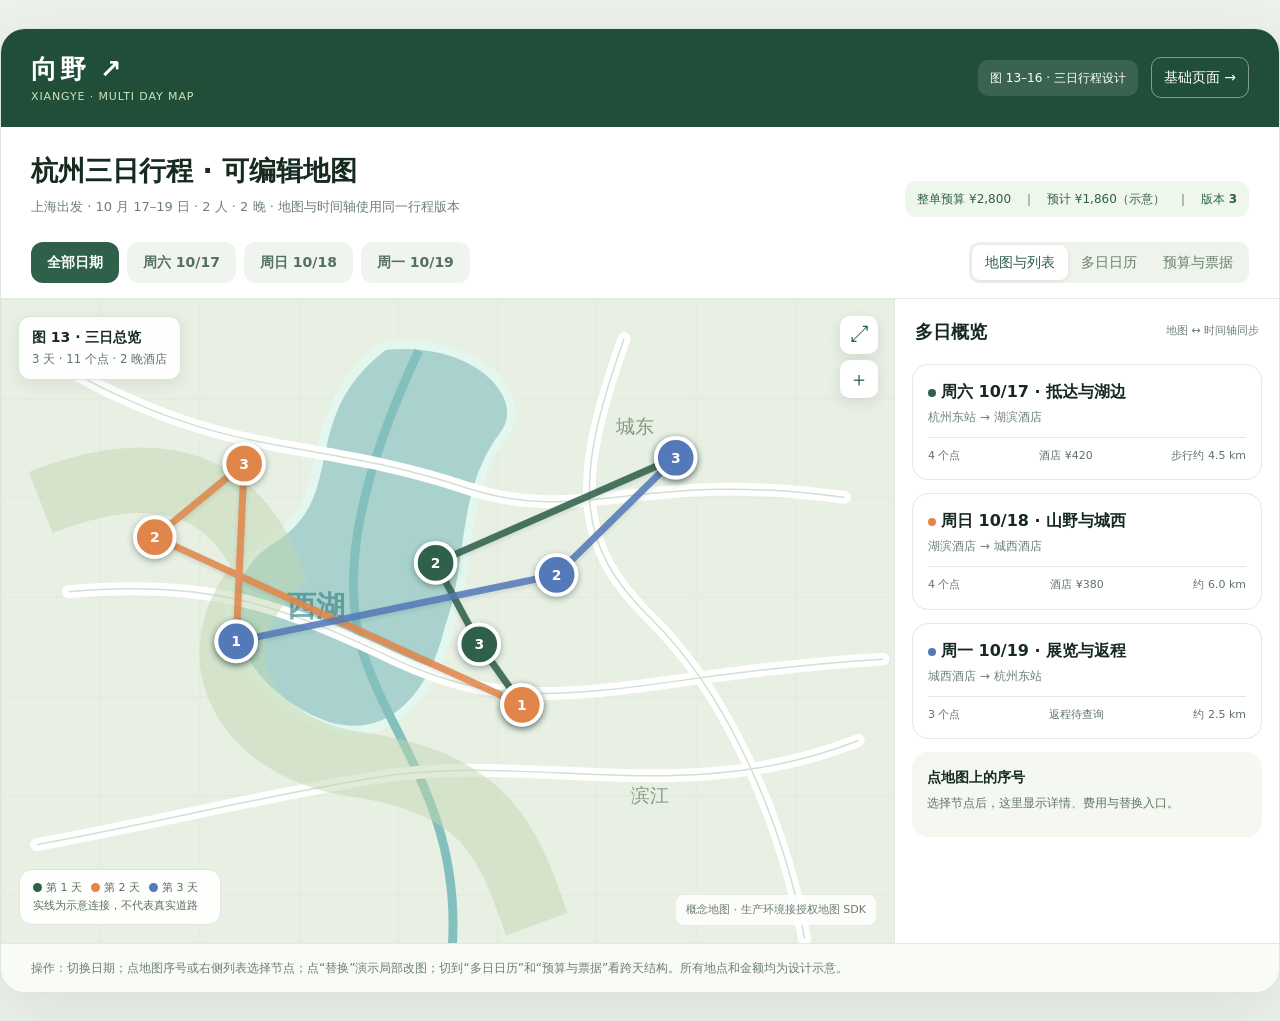
<file: reference/向野多日行程地图交互稿.html>
<!doctype html><html lang="zh-CN"><head><meta charset="utf-8"><meta name="viewport" content="width=device-width,initial-scale=1"><title>向野多日行程地图交互稿</title>
<style>
:root{--ink:#172a20;--green:#2f604a;--mint:#bce39a;--paper:#f7f5eb;--line:#e1e9e0;--muted:#6f8175;--d1:#2f604a;--d2:#e1864b;--d3:#5379b8}*{box-sizing:border-box}body{margin:0;background:#edf2ec;color:var(--ink);font:14px/1.5 system-ui,-apple-system,"PingFang SC","Microsoft YaHei",sans-serif}button{font:inherit;cursor:pointer;border:0}h1,h2,h3,p{margin-top:0}.shell{max-width:1450px;margin:28px auto;background:white;border:1px solid #dce6da;box-shadow:0 20px 70px #1a3b2a19;border-radius:25px;overflow:hidden}.header{background:#204e39;color:white;padding:21px 30px;display:flex;align-items:center;justify-content:space-between;gap:20px}.brand{font-size:26px;font-weight:900;letter-spacing:.1em}.brand small{display:block;font-size:11px;color:#cce6c0;letter-spacing:.08em;font-weight:500}.headright{display:flex;gap:13px;align-items:center}.headright span{background:#ffffff1e;border-radius:10px;padding:9px 12px;font-size:12px}.headright a{color:#fff;border:1px solid #ffffff70;border-radius:10px;padding:9px 12px;text-decoration:none}.intro{padding:24px 30px 10px;display:flex;justify-content:space-between;gap:25px;align-items:flex-end}.intro h1{font-size:27px;margin:0 0 6px}.intro p{font-size:13px;color:var(--muted);margin:0}.summary{font-size:12px;color:var(--green);background:#eff7eb;border-radius:11px;padding:9px 12px}.filters{padding:15px 30px;display:flex;gap:8px;align-items:center;flex-wrap:wrap;border-bottom:1px solid var(--line)}.day{background:#f0f4ef;color:#55705e;border-radius:12px;padding:10px 16px;font-weight:700}.day.active{background:var(--green);color:white}.view{margin-left:auto;display:flex;background:#eef3eb;border-radius:10px;padding:3px}.view button{background:transparent;color:#66806d;padding:7px 13px;border-radius:8px}.view button.active{background:#fff;color:var(--green);box-shadow:0 1px 4px #253c281a}.workspace{display:grid;grid-template-columns:minmax(0,1.65fr) 385px;min-height:630px}.mapwrap{position:relative;overflow:hidden;background:#e8efe4}.mapwrap svg{width:100%;height:100%;min-height:630px;display:block}.mapbadge{position:absolute;top:17px;left:17px;background:#ffffffed;border:1px solid #d6e5d8;border-radius:12px;padding:10px 13px;box-shadow:0 4px 14px #183d2b14}.mapbadge b{display:block}.mapbadge small{color:#607668}.mapcontrols{position:absolute;right:16px;top:17px;display:grid;gap:6px}.mapcontrols button{width:38px;height:38px;border-radius:10px;background:#fff;box-shadow:0 4px 14px #183d2b1b;color:var(--green);font-size:20px}.legend{position:absolute;bottom:18px;left:18px;background:#ffffffef;border:1px solid #dde7dd;border-radius:13px;padding:10px 13px;font-size:11px;color:#587162}.legend span{display:inline-flex;align-items:center;margin-right:9px}.legend i{display:inline-block;width:9px;height:9px;border-radius:50%;margin-right:4px}.mapnote{position:absolute;bottom:18px;right:18px;background:#ffffffdf;color:#6c7c70;padding:7px 10px;border-radius:8px;font-size:11px}.road{fill:none;stroke:#fff;stroke-width:13;stroke-linecap:round}.roadline{fill:none;stroke:#d2e0d2;stroke-width:1.5}.route{fill:none;stroke-width:7;stroke-linecap:round;stroke-linejoin:round;opacity:.87;filter:drop-shadow(0 2px 2px #143c3826)}.route[data-day="1"]{stroke:var(--d1)}.route[data-day="2"]{stroke:var(--d2)}.route[data-day="3"]{stroke:var(--d3)}.route.dim{opacity:.08}.marker{cursor:pointer}.marker.dim{opacity:.14}.marker circle{stroke:white;stroke-width:4;filter:drop-shadow(0 2px 3px #1b392d69)}.marker.selected circle{stroke:#192b20;stroke-width:5}.marker text{font-size:14px;fill:white;font-weight:900;text-anchor:middle;dominant-baseline:middle;pointer-events:none}.marker[data-day="1"] circle{fill:var(--d1)}.marker[data-day="2"] circle{fill:var(--d2)}.marker[data-day="3"] circle{fill:var(--d3)}.side{border-left:1px solid var(--line);background:#fff;display:flex;flex-direction:column;min-height:0}.sidehead{padding:19px 20px 12px;display:flex;justify-content:space-between;align-items:center}.sidehead h2{margin:0;font-size:18px}.sidehead span{font-size:11px;color:var(--muted)}.sidebody{overflow:auto;padding:0 17px 20px;max-height:570px}.daycard{border:1px solid var(--line);border-radius:16px;padding:15px;margin:7px 0 13px;background:#fff;cursor:pointer}.daycard:hover{border-color:#a8cbae}.daycard h3{font-size:16px;margin:0 0 4px}.daycard .sub{color:var(--muted);font-size:12px}.daycard .kpis{display:flex;justify-content:space-between;border-top:1px solid var(--line);margin-top:11px;padding-top:10px;font-size:11px;color:#617368}.pin{width:8px;height:8px;display:inline-block;border-radius:50%;margin-right:5px}.entry{display:flex;gap:12px;padding:11px 0;border-bottom:1px solid #edf0ea;cursor:pointer}.entry.selected{background:#f3f8f1;border-radius:10px;padding:11px 8px}.number{width:25px;height:25px;flex:none;border-radius:50%;display:grid;place-items:center;color:white;font-size:11px;font-weight:800}.entry strong{font-size:13px}.entry small{display:block;color:var(--muted);font-size:11px;margin-top:3px}.edge{color:#75917c;font-size:11px;margin:2px 0 2px 37px}.detail{background:#f4f8f1;border-radius:16px;padding:15px;margin:12px 0}.detail h3{font-size:16px;margin:6px 0}.detail p{font-size:12px;color:#5e7565;margin:6px 0 10px}.actions{display:flex;gap:6px}.actions button{padding:8px 10px;border-radius:9px;background:#fff;border:1px solid #cbdccc;color:var(--green);font-weight:700;font-size:11px}.actions button.primary{background:var(--green);color:white}.status{font-size:10px;background:#e4f0df;color:var(--green);border-radius:6px;padding:3px 6px}.status.warn{background:#fff0d7;color:#9a6a1b}.calendar{padding:22px;display:grid;grid-template-columns:repeat(3,1fr);gap:12px}.budget{padding:30px;display:grid;grid-template-columns:260px 1fr;gap:25px}.donut{width:230px;height:230px;border-radius:50%;background:conic-gradient(var(--green) 0 32%,#e1864b 32% 64%,#5379b8 64% 80%,#efbc55 80% 90%,#d9e4d9 90%);display:grid;place-items:center}.donut:after{content:"预计 ¥1,860";display:grid;place-items:center;width:140px;height:140px;border-radius:50%;background:white;font-weight:800;font-size:19px}.bar{display:flex;justify-content:space-between;border-bottom:1px solid var(--line);padding:14px 0}.hint{padding:15px 30px;background:#f9fbf7;border-top:1px solid var(--line);font-size:12px;color:#6b7f70}.overlay{position:fixed;inset:0;background:#172a2066;display:none;align-items:center;justify-content:center;padding:20px;z-index:10}.overlay.open{display:flex}.modal{background:white;border-radius:19px;padding:24px;max-width:440px;width:100%;box-shadow:0 18px 55px #0003}.modal h2{font-size:20px}.option{display:block;width:100%;background:#f6f8f3;text-align:left;border:1px solid #dce5d9;border-radius:12px;padding:13px;margin:8px 0}.option:hover{border-color:var(--green)}.option small{display:block;color:#6e8274;margin-top:3px}.modalbuttons{display:flex;gap:8px;margin-top:15px}.modalbuttons button{flex:1;border-radius:10px;padding:11px;background:#e8f0e3;color:var(--green);font-weight:700}.modalbuttons button.confirm{background:var(--green);color:white}.hidden{display:none!important}
@media(max-width:850px){.shell{margin:0;border-radius:0}.workspace{grid-template-columns:1fr}.mapwrap svg{min-height:430px;height:430px}.side{border-left:0;border-top:1px solid var(--line)}.sidebody{max-height:none}.calendar{grid-template-columns:1fr}.budget{grid-template-columns:1fr}.header{padding:15px}.intro,.filters{padding-left:16px;padding-right:16px}.headright span{display:none}}
</style></head><body><div class="shell"><header class="header"><div class="brand">向野 ↗<small>XIANGYE · MULTI DAY MAP</small></div><div class="headright"><span>图 13–16 · 三日行程设计</span><a href="向野App界面设计图.html">基础页面 →</a></div></header><div class="intro"><div><h1>杭州三日行程 · 可编辑地图</h1><p>上海出发 · 10 月 17–19 日 · 2 人 · 2 晚 · 地图与时间轴使用同一行程版本</p></div><div class="summary">整单预算 ¥2,800　｜　预计 ¥1,860（示意）　｜　版本 <b id="version">3</b></div></div><div class="filters"><button class="day active" data-filter="all">全部日期</button><button class="day" data-filter="1">周六 10/17</button><button class="day" data-filter="2">周日 10/18</button><button class="day" data-filter="3">周一 10/19</button><div class="view"><button class="active" data-view="map">地图与列表</button><button data-view="calendar">多日日历</button><button data-view="budget">预算与票据</button></div></div><div class="workspace" id="workspace"><div class="mapwrap" id="mapwrap"><svg viewBox="0 0 900 650" aria-label="三日行程概念地图，非真实道路数据"><defs><pattern id="blocks" width="100" height="100" patternUnits="userSpaceOnUse"><path d="M 0 0 L 100 0 M 0 0 L 0 100" stroke="#d8e4d6" stroke-width="2" fill="none"/></pattern></defs><rect width="900" height="650" fill="#e8efe3"/><rect width="900" height="650" fill="url(#blocks)" opacity=".46"/><path d="M386 47 C290 120 350 200 268 245 C193 301 240 400 330 431 C400 450 438 390 452 330 C476 265 462 193 509 134 C533 95 476 37 386 47Z" fill="#a9d1cd" stroke="#e3f7ee" stroke-width="9"/><path d="M421 52 C370 161 340 265 363 350 C388 438 463 510 455 650" fill="none" stroke="#83c0bd" stroke-width="9"/><path d="M65 70 C235 165 306 137 468 190 C588 230 641 171 850 200 M36 550 C193 520 240 506 373 483 C535 455 687 515 864 445 M628 40 C575 187 581 249 654 321 C727 392 786 517 810 645 M68 295 C213 282 285 310 397 363 C544 432 629 379 889 363" class="road"/><path d="M65 70 C235 165 306 137 468 190 C588 230 641 171 850 200 M36 550 C193 520 240 506 373 483 C535 455 687 515 864 445 M628 40 C575 187 581 249 654 321 C727 392 786 517 810 645 M68 295 C213 282 285 310 397 363 C544 432 629 379 889 363" class="roadline"/><path d="M40 205 C170 154 239 196 270 275 C190 360 248 456 365 470 C495 490 513 555 540 630" fill="none" stroke="#c2d7b0" stroke-width="66" opacity=".5"/><text x="288" y="320" fill="#398484" font-size="29" font-weight="700" opacity=".65">西湖</text><text x="620" y="135" fill="#819c82" font-size="19">城东</text><text x="635" y="507" fill="#819c82" font-size="19">滨江</text><g id="routes"></g><g id="markers"></g></svg><div class="mapbadge"><b id="maptitle">图 13 · 三日总览</b><small id="mapsub">3 天 · 11 个点 · 2 晚酒店</small></div><div class="mapcontrols"><button id="fit" title="适配全部行程">⤢</button><button id="add" title="在当天加一个点">＋</button></div><div class="legend"><span><i style="background:var(--d1)"></i>第 1 天</span><span><i style="background:var(--d2)"></i>第 2 天</span><span><i style="background:var(--d3)"></i>第 3 天</span><br>实线为示意连接，不代表真实道路</div><div class="mapnote">概念地图 · 生产环境接授权地图 SDK</div></div><aside class="side"><div class="sidehead"><h2 id="sidetitle">多日概览</h2><span>地图 ↔ 时间轴同步</span></div><div class="sidebody" id="sidebody"></div></aside></div><div class="hint">操作：切换日期；点地图序号或右侧列表选择节点；点“替换”演示局部改图；切到“多日日历”和“预算与票据”看跨天结构。所有地点和金额均为设计示意。</div></div><div class="overlay" id="overlay"><div class="modal"><h2 id="modalTitle">替换这个点</h2><p style="color:#697c70;font-size:12px">新地点必须满足当天时间窗，酒店和其他日期会保留。候选为演示数据。</p><div id="options"></div><div class="modalbuttons"><button id="cancel">取消</button><button class="confirm" id="confirm" disabled>预览并保存演示版本</button></div></div></div>
<script>
const colors={1:'#2f604a',2:'#e1864b',3:'#5379b8'};const labels={1:'周六 10/17',2:'周日 10/18',3:'周一 10/19'};
const nodes=[
{id:'d1a',day:1,n:1,time:'09:40',name:'杭州东站',type:'城际到达',x:680,y:160,cost:'班次待查询',status:'待查询'},
{id:'d1b',day:1,n:2,time:'12:30',name:'西湖东岸',type:'游玩',x:438,y:266,cost:'免费',status:'地图参考'},
{id:'d1c',day:1,n:3,time:'16:00',name:'湖滨街区',type:'游玩',x:482,y:348,cost:'估算 ¥80',status:'估算'},
{id:'d1d',day:1,n:4,time:'18:00',name:'湖滨酒店',type:'过夜',x:525,y:409,cost:'估算 ¥420/晚',status:'估算'},
{id:'d2a',day:2,n:1,time:'09:00',name:'湖滨酒店',type:'出发',x:525,y:409,cost:'已在计划',status:'估算'},
{id:'d2b',day:2,n:2,time:'10:30',name:'灵隐周边',type:'游玩',x:155,y:240,cost:'门票待查询',status:'待查询'},
{id:'d2c',day:2,n:3,time:'14:00',name:'山间步道',type:'游玩',x:245,y:166,cost:'免费',status:'地图参考'},
{id:'d2d',day:2,n:4,time:'19:00',name:'城西酒店',type:'过夜',x:237,y:345,cost:'估算 ¥380/晚',status:'估算'},
{id:'d3a',day:3,n:1,time:'09:30',name:'城西酒店',type:'退房',x:237,y:345,cost:'已在计划',status:'估算'},
{id:'d3b',day:3,n:2,time:'11:00',name:'浙江省博物馆',type:'室内',x:560,y:278,cost:'待查询',status:'待查询'},
{id:'d3c',day:3,n:3,time:'16:30',name:'杭州东站',type:'返程',x:680,y:160,cost:'车次待查询',status:'待查询'}];
const options=[{name:'城市书店与展览',x:552,y:286,time:'15:30',cost:'估算 ¥30',reason:'附近室内活动，步行量更少'},{name:'运河边咖啡与小展',x:615,y:342,time:'15:45',cost:'估算 ¥65',reason:'适合下雨，交通约 22 分钟'}];
let filter='all',view='map',selected=null,editing=null,choice=null,version=3;
const $=s=>document.querySelector(s),esc=s=>String(s).replace(/[&<>]/g,c=>({'&':'&amp;','<':'&lt;','>':'&gt;'}[c]));
function visible(n){return filter==='all'||String(n.day)===filter}
function renderMap(){const routes=$('#routes'),marks=$('#markers');routes.innerHTML='';marks.innerHTML='';for(let d=1;d<=3;d++){let a=nodes.filter(n=>n.day===d),p=a.map((n,i)=>`${i?'L':'M'} ${n.x} ${n.y}`).join(' ');routes.innerHTML+=`<path class="route ${filter!=='all'&&String(d)!==filter?'dim':''}" data-day="${d}" d="${p}"/>`;}nodes.forEach(n=>{marks.innerHTML+=`<g class="marker ${visible(n)?'':'dim'} ${selected===n.id?'selected':''}" data-day="${n.day}" data-id="${n.id}" transform="translate(${n.x} ${n.y})"><circle r="20"/><text y="1">${n.type==='过夜'?'☾':n.n}</text></g>`});document.querySelectorAll('.marker').forEach(el=>el.onclick=()=>select(el.dataset.id));$('#maptitle').textContent=filter==='all'?'图 13 · 三日总览':'图 14 · '+labels[filter]+'路线';$('#mapsub').textContent=filter==='all'?'3 天 · '+nodes.length+' 个点 · 2 晚酒店':nodes.filter(n=>String(n.day)===filter).length+' 个点 · 点标记可替换';}
function dayCard(d){let a=nodes.filter(n=>n.day===d);return `<div class="daycard" data-go="${d}"><h3><i class="pin" style="background:${colors[d]}"></i>${labels[d]} · ${d===1?'抵达与湖边':d===2?'山野与城西':'展览与返程'}</h3><div class="sub">${a[0].name} → ${a[a.length-1].name}</div><div class="kpis"><span>${a.length} 个点</span><span>${d===1?'酒店 ¥420':d===2?'酒店 ¥380':'返程待查询'}</span><span>${d===1?'步行约 4.5 km':d===2?'约 6.0 km':'约 2.5 km'}</span></div></div>`}
function detail(n){return `<div class="detail"><span class="status ${n.status==='待查询'?'warn':''}">${n.status}</span><h3>${n.time} · ${esc(n.name)}</h3><p>${esc(n.type)} · ${esc(n.cost)}<br>第 ${n.day} 天第 ${n.n} 站。前后交通、开放时间和价格在生产环境要用真实来源核验。</p><div class="actions"><button class="primary" data-edit="${n.id}">替换这个点</button><button data-go="${n.day}">查看当天</button><button title="演示页面不执行真实导航">导航 ↗</button></div></div>`}
function renderSide(){let body=$('#sidebody');$('#sidetitle').textContent=filter==='all'?'多日概览':labels[filter]+' · 时间轴';if(filter==='all'){body.innerHTML=[1,2,3].map(dayCard).join('')+(selected?detail(nodes.find(n=>n.id===selected)):'<div class="detail"><b>点地图上的序号</b><p>选择节点后，这里显示详情、费用与替换入口。</p></div>')}else{let a=nodes.filter(n=>String(n.day)===filter);body.innerHTML=a.map((n,i)=>`<div class="entry ${selected===n.id?'selected':''}" data-select="${n.id}"><div class="number" style="background:${colors[n.day]}">${n.type==='过夜'?'☾':n.n}</div><div><strong>${n.time}　${esc(n.name)}</strong><small>${esc(n.type)} · ${esc(n.cost)} · ${n.status}</small></div></div>${i<a.length-1?'<div class="edge">↓ 交通方式与耗时需由地图或供应商核验</div>':''}`).join('')+(selected?detail(nodes.find(n=>n.id===selected)):'<div class="detail">点上方任意站，查看替换与导航。</div>')};body.querySelectorAll('[data-go]').forEach(el=>el.onclick=()=>setFilter(el.dataset.go));body.querySelectorAll('[data-select]').forEach(el=>el.onclick=()=>select(el.dataset.select));body.querySelectorAll('[data-edit]').forEach(el=>el.onclick=()=>edit(el.dataset.edit));}
function setFilter(f){filter=String(f);selected=null;document.querySelectorAll('[data-filter]').forEach(b=>b.classList.toggle('active',b.dataset.filter===filter));renderMap();renderSide();}
function select(id){selected=id;let n=nodes.find(x=>x.id===id);if(filter!=='all'&&String(n.day)!==filter)setFilter(n.day);selected=id;renderMap();renderSide();let el=document.querySelector(`.entry[data-select="${id}"]`);if(el)el.scrollIntoView({block:'nearest',behavior:'smooth'});}
function edit(id){editing=id;choice=null;let n=nodes.find(x=>x.id===id);$('#modalTitle').textContent='替换 · '+n.name;$('#options').innerHTML=options.map((o,i)=>`<button class="option" data-choice="${i}"><b>${o.name}</b><small>${o.reason} · ${o.cost}</small></button>`).join('');document.querySelectorAll('[data-choice]').forEach(b=>b.onclick=()=>{choice=+b.dataset.choice;document.querySelectorAll('[data-choice]').forEach(c=>c.style.borderColor=c===b?'#2f604a':'#dce5d9');$('#confirm').disabled=false});$('#overlay').classList.add('open');}
function setView(v){view=v;document.querySelectorAll('[data-view]').forEach(b=>b.classList.toggle('active',b.dataset.view===v));let w=$('#workspace');if(v==='map'){w.innerHTML=baseWorkspace;renderMap();renderSide();bindMapActions()}else if(v==='calendar'){w.innerHTML=`<div style="grid-column:1/-1"><div style="padding:20px 22px 0"><h2>图 15 · 多日日历</h2><p style="color:#6c8173">比较每天的区域、酒店、交通与负担，点日卡回到该日地图。</p></div><div class="calendar">${[1,2,3].map(dayCard).join('')}</div></div>`;w.querySelectorAll('[data-go]').forEach(el=>el.onclick=()=>{setView('map');setFilter(el.dataset.go)})}else{w.innerHTML=`<div style="grid-column:1/-1"><div style="padding:20px 30px 0"><h2>图 16 · 预算、订单与行前清单</h2><p style="color:#6c8173">预估与已支付分开显示。以下为演示数据。</p></div><div class="budget"><div class="donut"></div><div><div class="bar"><b>交通</b><span>估算 ¥600 · 班次待查询</span></div><div class="bar"><b>两晚酒店</b><span>估算 ¥800 · 未预订</span></div><div class="bar"><b>餐饮</b><span>估算 ¥300</span></div><div class="bar"><b>门票与活动</b><span>估算 ¥160</span></div><div class="bar"><b>预算预留</b><span>¥940 · 总预算 ¥2,800</span></div><div class="detail"><b>行前清单</b><p>□ 身份证件　□ 核对班次　□ 酒店入住信息　□ 雨天备选<br>已支付 ¥0 · 已预订 0 项 · 待查询 3 项</p></div></div></div></div>`}}
const baseWorkspace=$('#workspace').innerHTML;
function bindMapActions(){$('#fit').onclick=()=>setFilter('all');$('#add').onclick=()=>alert('开发规格：选择两个节点之间插入地点，先校验前后交通和预算，再显示差异预览。');}
document.querySelectorAll('[data-filter]').forEach(b=>b.onclick=()=>{if(view!=='map')setView('map');setFilter(b.dataset.filter)});document.querySelectorAll('[data-view]').forEach(b=>b.onclick=()=>setView(b.dataset.view));$('#cancel').onclick=()=>$('#overlay').classList.remove('open');$('#overlay').onclick=e=>{if(e.target.id==='overlay')$('#overlay').classList.remove('open')};$('#confirm').onclick=()=>{if(choice===null||!editing)return;let n=nodes.find(x=>x.id===editing),o=options[choice];n.name=o.name;n.x=o.x;n.y=o.y;n.time=o.time;n.cost=o.cost;n.status='估算';version++;$('#version').textContent=version;$('#overlay').classList.remove('open');select(n.id);alert('演示：已经保存为版本 '+version+'。真实 App 应先展示差异预览并重新校验交通、预算与已订节点。')};bindMapActions();renderMap();renderSide();
</script></body></html>
</file>
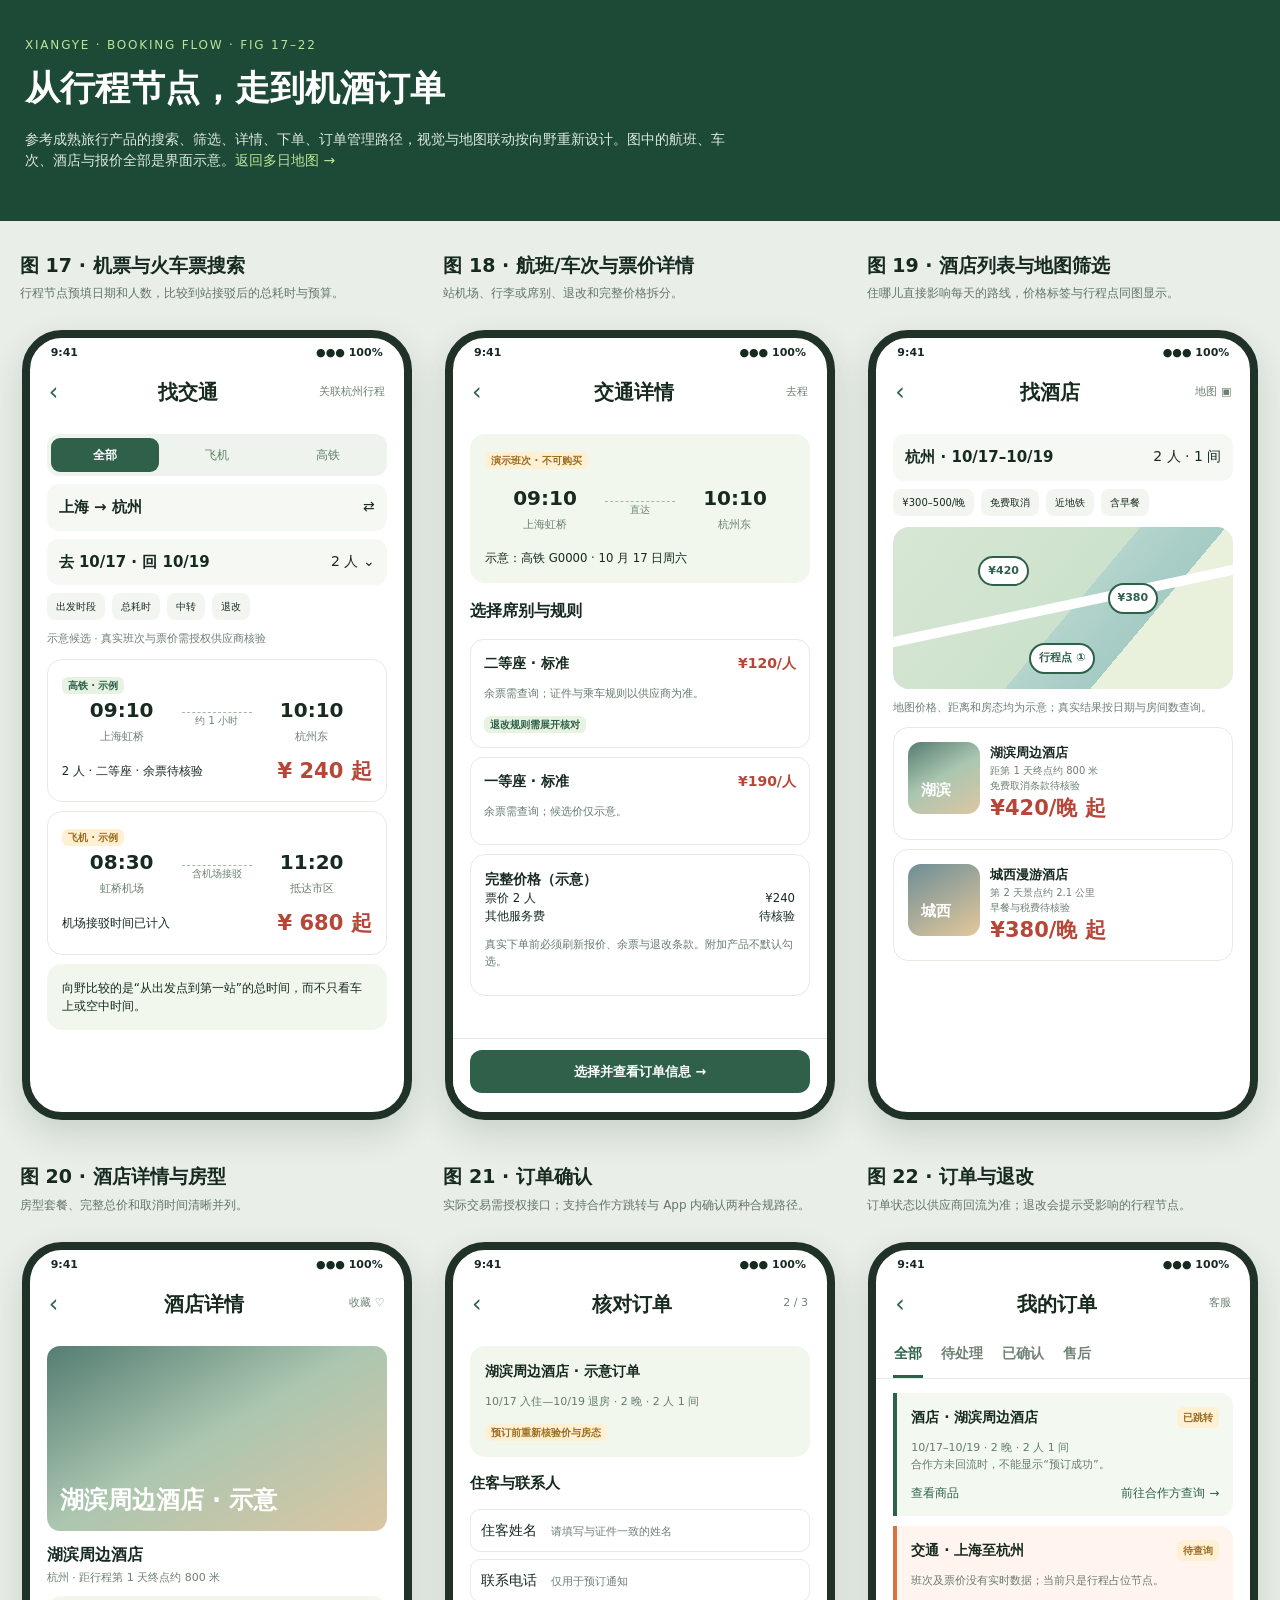
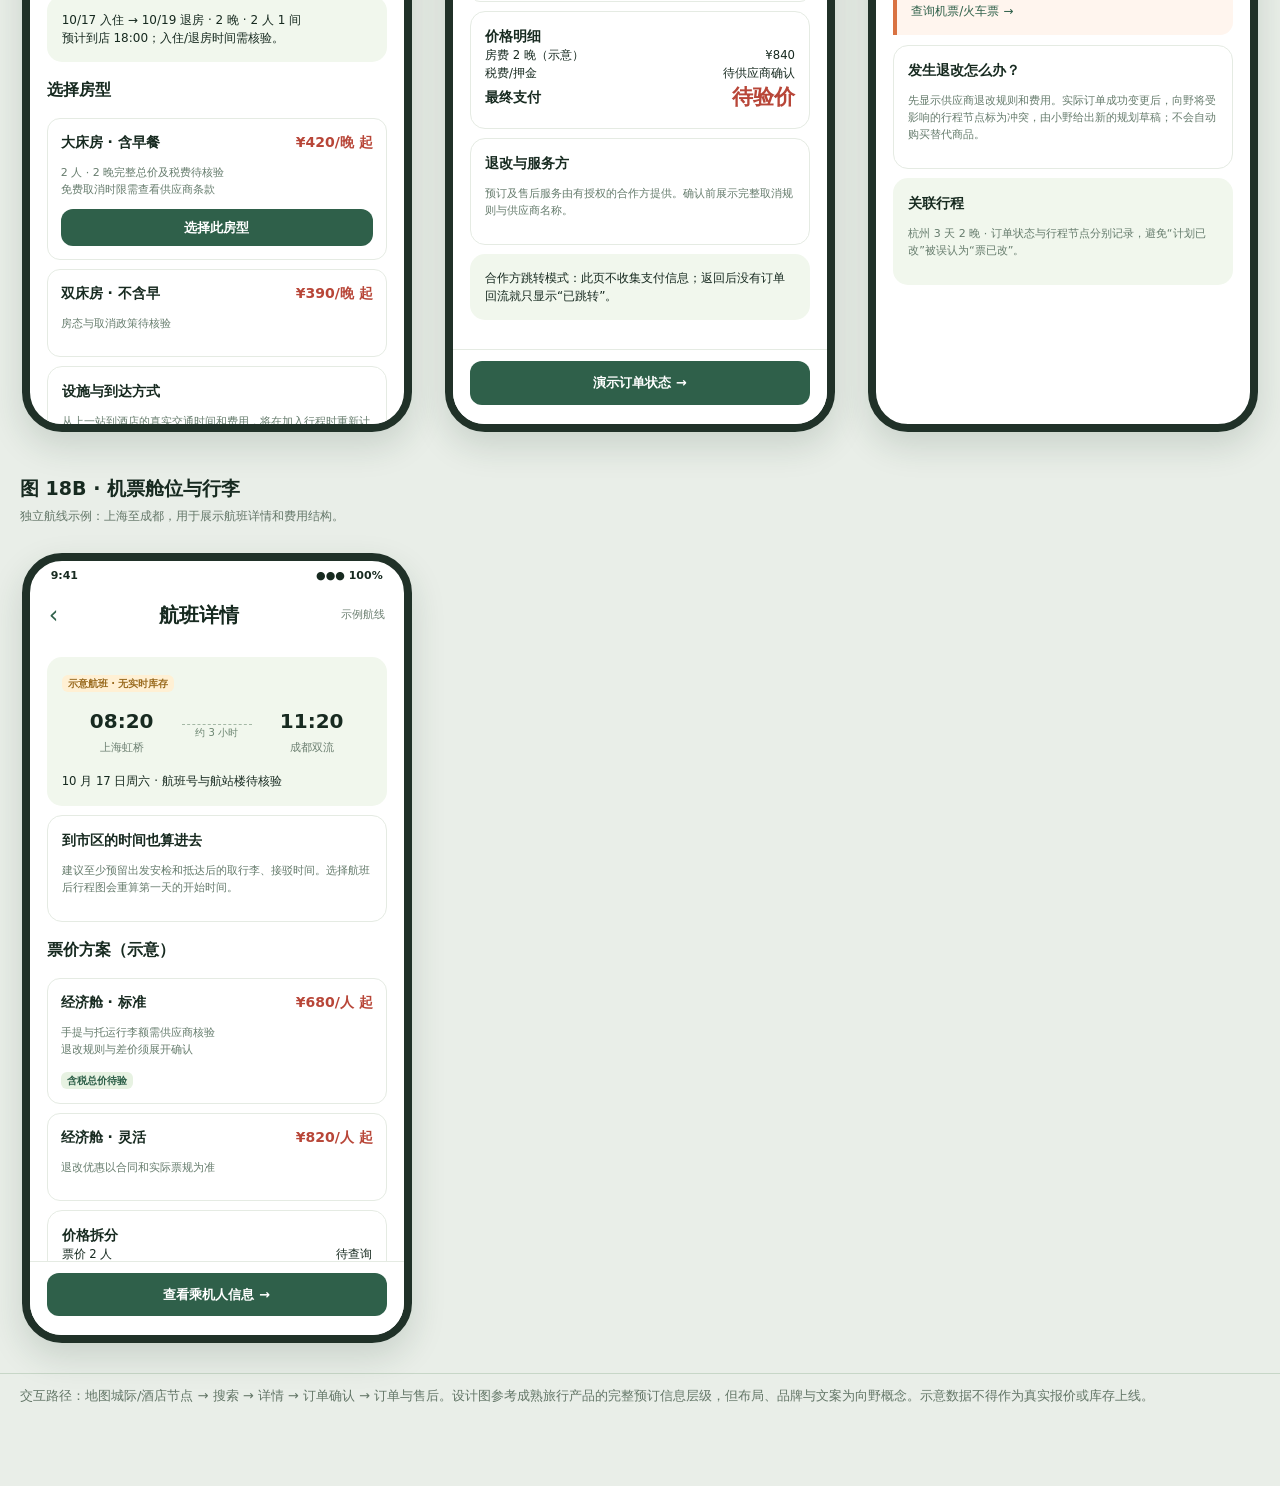
<file: reference/向野机酒预订界面稿.html>
<!doctype html><html lang="zh-CN"><head><meta charset="utf-8"><meta name="viewport" content="width=device-width,initial-scale=1"><title>向野机酒预订界面稿</title>
<style>
:root{--g:#2f604a;--g2:#1d4937;--mint:#bce39a;--ink:#172a20;--muted:#6d8072;--line:#e5ebe3;--cream:#f7f5eb;--orange:#d97242}*{box-sizing:border-box}html{scroll-behavior:smooth}body{margin:0;background:#e9eee8;color:var(--ink);font:14px/1.5 system-ui,-apple-system,"PingFang SC","Microsoft YaHei",sans-serif}a{text-decoration:none;color:inherit}.top{background:var(--g2);color:white;padding:36px max(25px,calc((100vw - 1290px)/2))}.top h1{font-size:35px;margin:8px 0}.top p{max-width:720px;color:#dceade}.top a{color:var(--mint)}.layout{max-width:1290px;margin:30px auto;padding:0 20px;display:grid;grid-template-columns:repeat(3,minmax(0,1fr));gap:42px 30px}.board h2{font-size:19px;margin:0 0 5px}.board>p{font-size:12px;color:#637668;min-height:36px;margin:0 0 10px}.phone{max-width:390px;height:790px;border:8px solid #203128;background:white;border-radius:40px;box-shadow:0 14px 34px #1b3b2627;overflow:hidden;position:relative;margin:auto}.screen{height:100%;overflow:auto;scrollbar-width:none;padding-bottom:80px}.screen::-webkit-scrollbar{display:none}.status{height:26px;padding:7px 21px 0;display:flex;justify-content:space-between;font-size:11px;font-weight:700}.appbar{display:flex;align-items:center;justify-content:space-between;padding:10px 19px}.appbar h3{font-size:20px;margin:0}.appbar a{font-size:24px;color:var(--g)}.appbar small{font-size:11px;color:var(--muted)}.section{padding:0 17px;margin:14px 0}.card{background:#fff;border:1px solid var(--line);border-radius:15px;padding:14px;margin:9px 0}.soft{background:#f1f7ed;border-color:transparent}.muted{color:var(--muted);font-size:11px}.tag{font-size:10px;padding:3px 6px;border-radius:6px;background:#e7f2e2;color:var(--g);font-weight:700}.tag.warn{color:#9b6c20;background:#fff0d4}.tabs{display:flex;gap:17px;border-bottom:1px solid var(--line);padding:0 17px}.tabs span{padding:11px 1px;color:#718375;font-weight:700}.tabs .on{color:var(--g);border-bottom:3px solid var(--g)}.seg{display:flex;border-radius:12px;background:#eff3ed;padding:4px;gap:3px}.seg span{flex:1;text-align:center;padding:8px;border-radius:9px;font-size:12px;color:#63806a}.seg .on{background:var(--g);color:white;font-weight:800}.btn{background:var(--g);color:white;border-radius:12px;padding:12px 14px;display:block;text-align:center;font-weight:750;font-size:13px}.btn.alt{background:#e6efe2;color:var(--g)}.field{padding:12px;border-radius:12px;background:#f6f8f4;margin:8px 0;display:flex;justify-content:space-between}.field b{font-size:15px}.sticky{position:absolute;bottom:0;left:0;right:0;background:#fff;border-top:1px solid var(--line);padding:11px 17px 19px;z-index:3}.flight{display:grid;grid-template-columns:1fr 70px 1fr;align-items:center;text-align:center}.flight b{display:block;font-size:20px}.flight small{color:var(--muted);font-size:11px}.flight .line{border-top:1px dashed #a4b8a5;position:relative;font-size:10px;color:#6b8570}.price{color:#b84638;font-size:21px;font-weight:850}.filter{display:flex;gap:7px;overflow:hidden}.filter span{font-size:10px;background:#f3f6f0;border-radius:8px;padding:6px 9px;white-space:nowrap}.fare{border:1px solid var(--line);border-radius:13px;margin:9px 0;padding:13px}.fare b{font-size:14px}.fare strong{color:#b84638}.row{display:flex;align-items:center;justify-content:space-between;gap:10px}.rules{font-size:11px;line-height:1.55;color:#667c6d}.hotelmap{height:162px;border-radius:16px;background:linear-gradient(130deg,#d8e7d5 0%,#cce2cd 52%,#b4d4cd 52%,#a4cbc4 70%,#e9f0db 70%);position:relative;overflow:hidden;margin:11px 0}.hotelmap:before{content:"";position:absolute;left:-20px;right:-20px;top:46%;height:10px;background:#fff;transform:rotate(-12deg)}.mapprice{position:absolute;background:#fff;border:2px solid var(--g);border-radius:16px;color:var(--g);font-weight:800;font-size:11px;padding:5px 8px}.pic{height:125px;border-radius:13px;background:linear-gradient(150deg,#547d72,#abc6b0 48%,#dbc6a3);display:flex;align-items:end;padding:13px;color:#fff;font-size:19px;font-weight:800}.pic.small{width:72px;height:72px;flex:none;font-size:15px}.hotelrow{display:flex;gap:10px}.hotelrow b{font-size:13px}.hotelrow small{display:block;color:var(--muted);font-size:10px}.policy{padding:8px 0;border-bottom:1px solid var(--line);font-size:12px}.person{border:1px solid var(--line);padding:10px;border-radius:10px;margin:7px 0}.order{border-left:4px solid var(--g);padding:14px;background:#f3f8f0;border-radius:0 13px 13px 0;margin:10px 0}.order.orange{border-color:var(--orange);background:#fff5ee}.flow{max-width:1290px;margin:0 auto 50px;padding:12px 20px 30px;border-top:1px solid #c7d6c7;color:#637667;font-size:13px}
@media(max-width:1050px){.layout{grid-template-columns:repeat(2,minmax(0,1fr))}}@media(max-width:680px){.layout{display:block}.board{margin-bottom:40px}.top{padding:27px 20px}.top h1{font-size:28px}}
</style></head><body><header class="top"><div style="font-size:12px;color:var(--mint);letter-spacing:.15em">XIANGYE · BOOKING FLOW · FIG 17–22</div><h1>从行程节点，走到机酒订单</h1><p>参考成熟旅行产品的搜索、筛选、详情、下单、订单管理路径，视觉与地图联动按向野重新设计。图中的航班、车次、酒店与报价全部是界面示意。<a href="向野多日行程地图交互稿.html">返回多日地图 →</a></p></header><main class="layout">
<section class="board" id="b17"><h2>图 17 · 机票与火车票搜索</h2><p>行程节点预填日期和人数，比较到站接驳后的总耗时与预算。</p><div class="phone"><div class="screen"><div class="status">9:41 <span>●●● 100%</span></div><div class="appbar"><a href="向野多日行程地图交互稿.html">‹</a><h3>找交通</h3><small>关联杭州行程</small></div><div class="section"><div class="seg"><span class="on">全部</span><span>飞机</span><span>高铁</span></div><div class="field"><b>上海 → 杭州</b><span>⇄</span></div><div class="field"><b>去 10/17 · 回 10/19</b><span>2 人 ⌄</span></div><div class="filter"><span>出发时段</span><span>总耗时</span><span>中转</span><span>退改</span></div><p class="muted">示意候选 · 真实班次与票价需授权供应商核验</p><a class="card" href="#b18" style="display:block"><span class="tag">高铁 · 示例</span><div class="flight"><div><b>09:10</b><small>上海虹桥</small></div><div class="line">约 1 小时</div><div><b>10:10</b><small>杭州东</small></div></div><div class="row" style="margin-top:10px"><small>2 人 · 二等座 · 余票待核验</small><strong class="price">¥ 240 起</strong></div></a><a class="card" href="#b18" style="display:block"><span class="tag warn">飞机 · 示例</span><div class="flight"><div><b>08:30</b><small>虹桥机场</small></div><div class="line">含机场接驳</div><div><b>11:20</b><small>抵达市区</small></div></div><div class="row" style="margin-top:10px"><small>机场接驳时间已计入</small><strong class="price">¥ 680 起</strong></div></a><div class="card soft" style="font-size:12px">向野比较的是“从出发点到第一站”的总时间，而不只看车上或空中时间。</div></div></div></div></section>
<section class="board" id="b18"><h2>图 18 · 航班/车次与票价详情</h2><p>站机场、行李或席别、退改和完整价格拆分。</p><div class="phone"><div class="screen"><div class="status">9:41 <span>●●● 100%</span></div><div class="appbar"><a href="#b17">‹</a><h3>交通详情</h3><small>去程</small></div><div class="section"><div class="card soft"><span class="tag warn">演示班次 · 不可购买</span><div class="flight" style="margin:13px 0"><div><b>09:10</b><small>上海虹桥</small></div><div class="line">直达</div><div><b>10:10</b><small>杭州东</small></div></div><small>示意：高铁 G0000 · 10 月 17 日周六</small></div><h3 style="font-size:16px">选择席别与规则</h3><div class="fare"><div class="row"><b>二等座 · 标准</b><strong>¥120/人</strong></div><p class="rules">余票需查询；证件与乘车规则以供应商为准。</p><span class="tag">退改规则需展开核对</span></div><div class="fare"><div class="row"><b>一等座 · 标准</b><strong>¥190/人</strong></div><p class="rules">余票需查询；候选价仅示意。</p></div><div class="card"><b>完整价格（示意）</b><div class="row"><small>票价 2 人</small><small>¥240</small></div><div class="row"><small>其他服务费</small><small>待核验</small></div><p class="rules">真实下单前必须刷新报价、余票与退改条款。附加产品不默认勾选。</p></div></div></div><div class="sticky"><a class="btn" href="#b21">选择并查看订单信息 →</a></div></div></section>
<section class="board" id="b19"><h2>图 19 · 酒店列表与地图筛选</h2><p>住哪儿直接影响每天的路线，价格标签与行程点同图显示。</p><div class="phone"><div class="screen"><div class="status">9:41 <span>●●● 100%</span></div><div class="appbar"><a href="向野多日行程地图交互稿.html">‹</a><h3>找酒店</h3><small>地图 ▣</small></div><div class="section"><div class="field"><b>杭州 · 10/17–10/19</b><span>2 人 · 1 间</span></div><div class="filter"><span>¥300–500/晚</span><span>免费取消</span><span>近地铁</span><span>含早餐</span></div><div class="hotelmap"><span class="mapprice" style="left:25%;top:18%">¥420</span><span class="mapprice" style="left:63%;top:35%">¥380</span><span class="mapprice" style="left:40%;top:72%">行程点 ①</span></div><p class="muted">地图价格、距离和房态均为示意；真实结果按日期与房间数查询。</p><a class="card hotelrow" href="#b20" style="display:flex"><div class="pic small">湖滨</div><div><b>湖滨周边酒店</b><small>距第 1 天终点约 800 米</small><small>免费取消条款待核验</small><strong class="price">¥420/晚 起</strong></div></a><a class="card hotelrow" href="#b20" style="display:flex"><div class="pic small" style="background:linear-gradient(150deg,#6d8e97,#e4c89b)">城西</div><div><b>城西漫游酒店</b><small>第 2 天景点约 2.1 公里</small><small>早餐与税费待核验</small><strong class="price">¥380/晚 起</strong></div></a></div></div></div></section>
<section class="board" id="b20"><h2>图 20 · 酒店详情与房型</h2><p>房型套餐、完整总价和取消时间清晰并列。</p><div class="phone"><div class="screen"><div class="status">9:41 <span>●●● 100%</span></div><div class="appbar"><a href="#b19">‹</a><h3>酒店详情</h3><small>收藏 ♡</small></div><div class="section"><div class="pic" style="height:185px;font-size:24px">湖滨周边酒店 · 示意</div><h3 style="margin:12px 0 3px">湖滨周边酒店</h3><div class="muted">杭州 · 距行程第 1 天终点约 800 米</div><div class="card soft" style="font-size:12px">10/17 入住 → 10/19 退房 · 2 晚 · 2 人 1 间<br>预计到店 18:00；入住/退房时间需核验。</div><h3 style="font-size:16px">选择房型</h3><div class="fare"><div class="row"><b>大床房 · 含早餐</b><strong>¥420/晚 起</strong></div><p class="rules">2 人 · 2 晚完整总价及税费待核验<br>免费取消时限需查看供应商条款</p><a href="#b21" class="btn" style="padding:9px">选择此房型</a></div><div class="fare"><div class="row"><b>双床房 · 不含早</b><strong>¥390/晚 起</strong></div><p class="rules">房态与取消政策待核验</p></div><div class="card"><b>设施与到达方式</b><p class="rules">从上一站到酒店的真实交通时间和费用，将在加入行程时重新计算。</p></div></div></div></div></section>
<section class="board" id="b21"><h2>图 21 · 订单确认</h2><p>实际交易需授权接口；支持合作方跳转与 App 内确认两种合规路径。</p><div class="phone"><div class="screen"><div class="status">9:41 <span>●●● 100%</span></div><div class="appbar"><a href="#b20">‹</a><h3>核对订单</h3><small>2 / 3</small></div><div class="section"><div class="card soft"><b>湖滨周边酒店 · 示意订单</b><p class="rules">10/17 入住—10/19 退房 · 2 晚 · 2 人 1 间</p><span class="tag warn">预订前重新核验价与房态</span></div><h3 style="font-size:15px">住客与联系人</h3><div class="person">住客姓名　<span class="muted">请填写与证件一致的姓名</span></div><div class="person">联系电话　<span class="muted">仅用于预订通知</span></div><div class="card"><b>价格明细</b><div class="row"><small>房费 2 晚（示意）</small><small>¥840</small></div><div class="row"><small>税费/押金</small><small>待供应商确认</small></div><div class="row"><b>最终支付</b><strong class="price">待验价</strong></div></div><div class="card"><b>退改与服务方</b><p class="rules">预订及售后服务由有授权的合作方提供。确认前展示完整取消规则与供应商名称。</p></div><div class="card soft" style="font-size:12px">合作方跳转模式：此页不收集支付信息；返回后没有订单回流就只显示“已跳转”。</div></div></div><div class="sticky"><a class="btn" href="#b22">演示订单状态 →</a></div></div></section>
<section class="board" id="b22"><h2>图 22 · 订单与退改</h2><p>订单状态以供应商回流为准；退改会提示受影响的行程节点。</p><div class="phone"><div class="screen"><div class="status">9:41 <span>●●● 100%</span></div><div class="appbar"><a href="#b21">‹</a><h3>我的订单</h3><small>客服</small></div><div class="tabs"><span class="on">全部</span><span>待处理</span><span>已确认</span><span>售后</span></div><div class="section"><div class="order"><div class="row"><b>酒店 · 湖滨周边酒店</b><span class="tag warn">已跳转</span></div><p class="rules">10/17–10/19 · 2 晚 · 2 人 1 间<br>合作方未回流时，不能显示“预订成功”。</p><div class="row"><a href="#b20" style="color:var(--g);font-size:12px">查看商品</a><span style="font-size:12px;color:var(--g)">前往合作方查询 →</span></div></div><div class="order orange"><div class="row"><b>交通 · 上海至杭州</b><span class="tag warn">待查询</span></div><p class="rules">班次及票价没有实时数据；当前只是行程占位节点。</p><a href="#b17" style="color:var(--g);font-size:12px">查询机票/火车票 →</a></div><div class="card"><b>发生退改怎么办？</b><p class="rules">先显示供应商退改规则和费用。实际订单成功变更后，向野将受影响的行程节点标为冲突，由小野给出新的规划草稿；不会自动购买替代商品。</p></div><div class="card soft"><b>关联行程</b><p class="rules">杭州 3 天 2 晚 · 订单状态与行程节点分别记录，避免“计划已改”被误认为“票已改”。</p></div></div></div></div></section>
<section class="board" id="b18flight"><h2>图 18B · 机票舱位与行李</h2><p>独立航线示例：上海至成都，用于展示航班详情和费用结构。</p><div class="phone"><div class="screen"><div class="status">9:41 <span>●●● 100%</span></div><div class="appbar"><a href="#b17">‹</a><h3>航班详情</h3><small>示例航线</small></div><div class="section"><div class="card soft"><span class="tag warn">示意航班 · 无实时库存</span><div class="flight" style="margin:13px 0"><div><b>08:20</b><small>上海虹桥</small></div><div class="line">约 3 小时</div><div><b>11:20</b><small>成都双流</small></div></div><small>10 月 17 日周六 · 航班号与航站楼待核验</small></div><div class="card"><b>到市区的时间也算进去</b><p class="rules">建议至少预留出发安检和抵达后的取行李、接驳时间。选择航班后行程图会重算第一天的开始时间。</p></div><h3 style="font-size:16px">票价方案（示意）</h3><div class="fare"><div class="row"><b>经济舱 · 标准</b><strong>¥680/人 起</strong></div><p class="rules">手提与托运行李额需供应商核验<br>退改规则与差价须展开确认</p><span class="tag">含税总价待验</span></div><div class="fare"><div class="row"><b>经济舱 · 灵活</b><strong>¥820/人 起</strong></div><p class="rules">退改优惠以合同和实际票规为准</p></div><div class="card"><b>价格拆分</b><div class="row"><small>票价 2 人</small><small>待查询</small></div><div class="row"><small>税费及服务费</small><small>待查询</small></div><div class="row"><small>附加产品</small><small>未选</small></div></div></div></div><div class="sticky"><a class="btn" href="#b21">查看乘机人信息 →</a></div></div></section>
</main><footer class="flow">交互路径：地图城际/酒店节点 → 搜索 → 详情 → 订单确认 → 订单与售后。设计图参考成熟旅行产品的完整预订信息层级，但布局、品牌与文案为向野概念。示意数据不得作为真实报价或库存上线。</footer></body></html>
</file>
